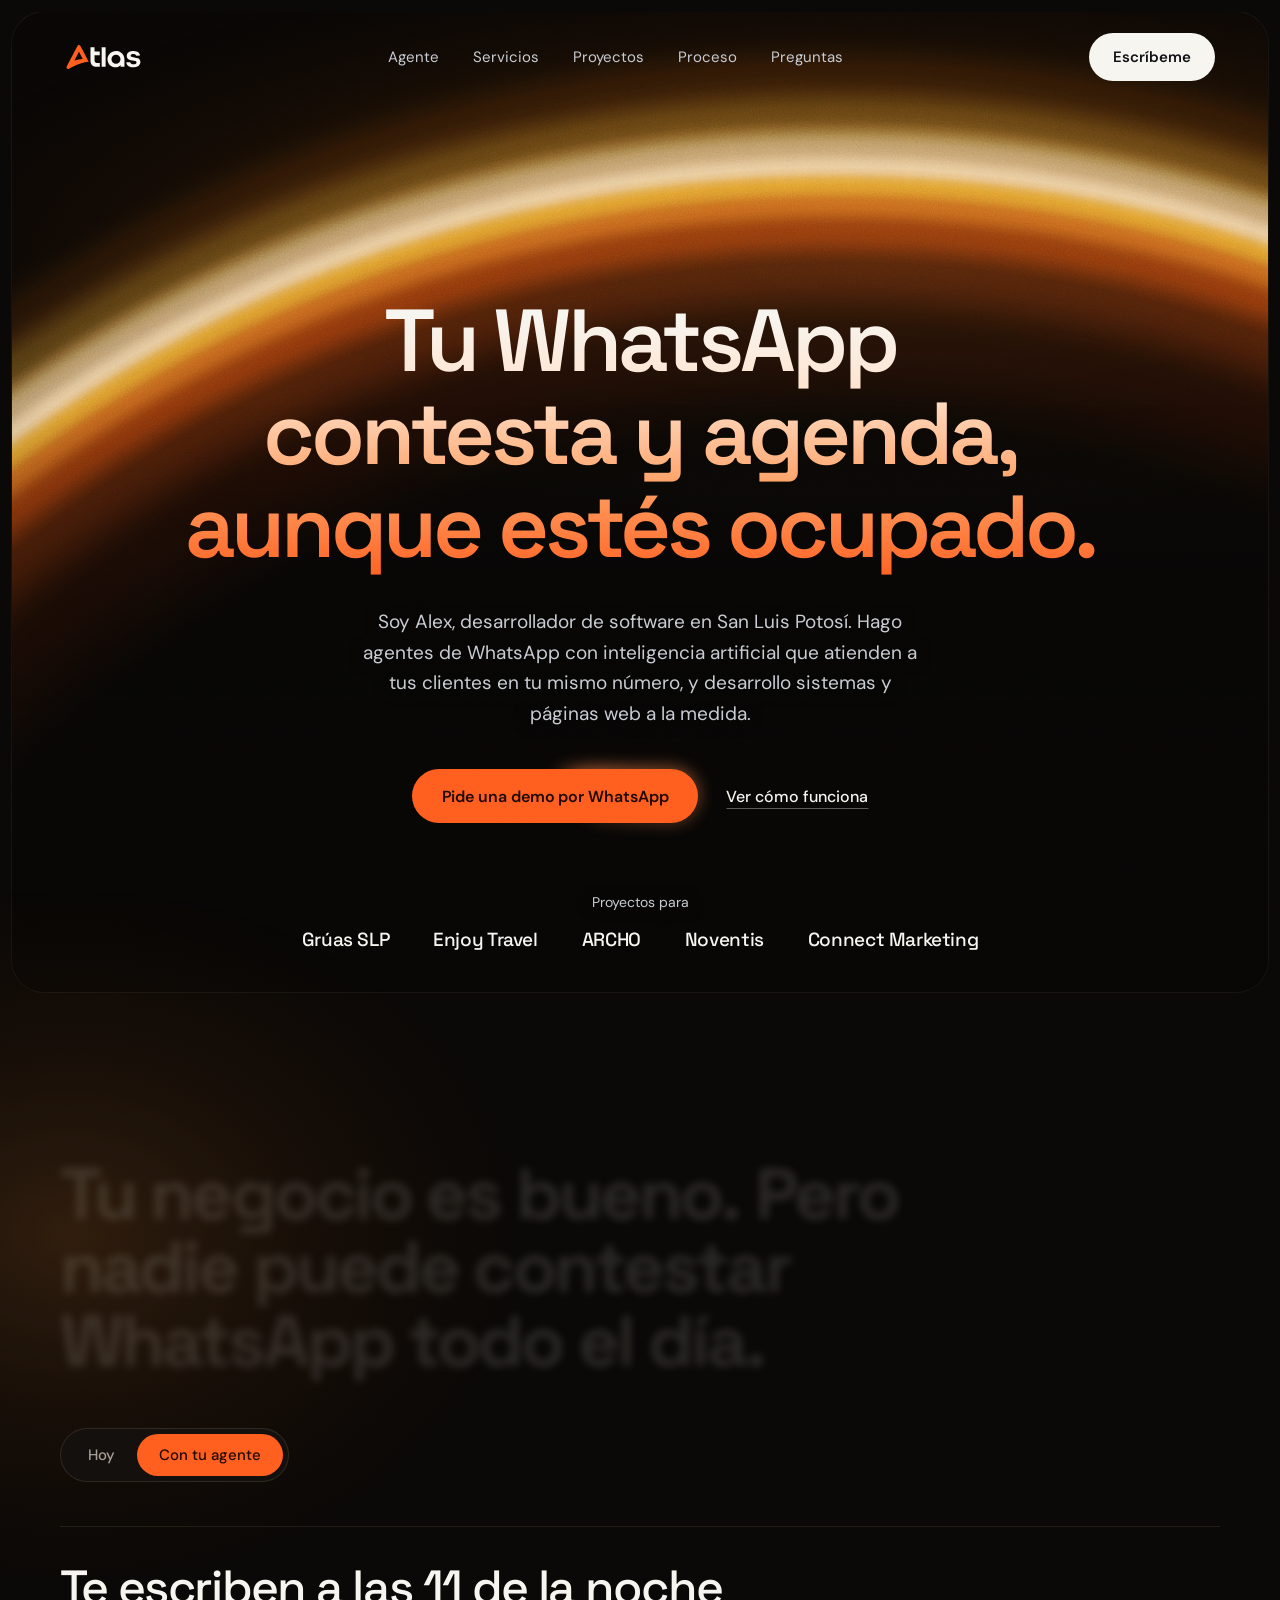
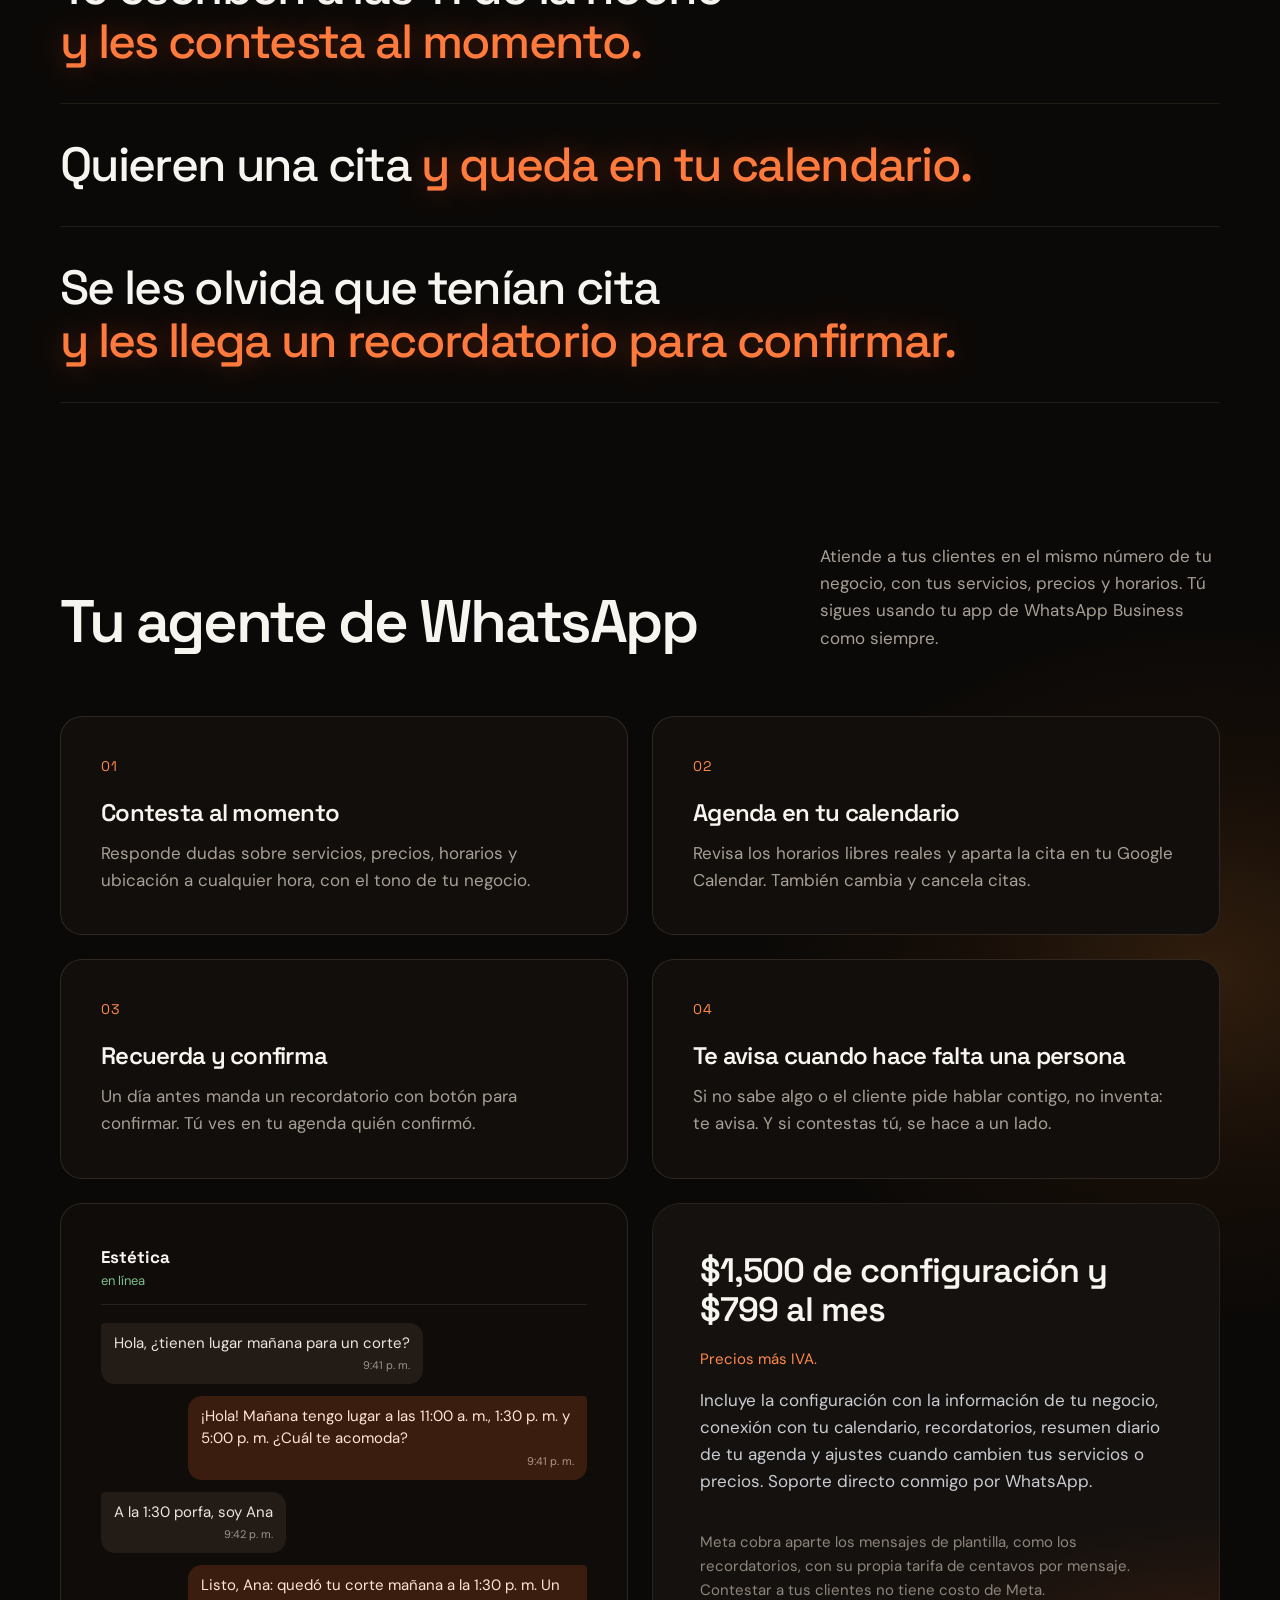
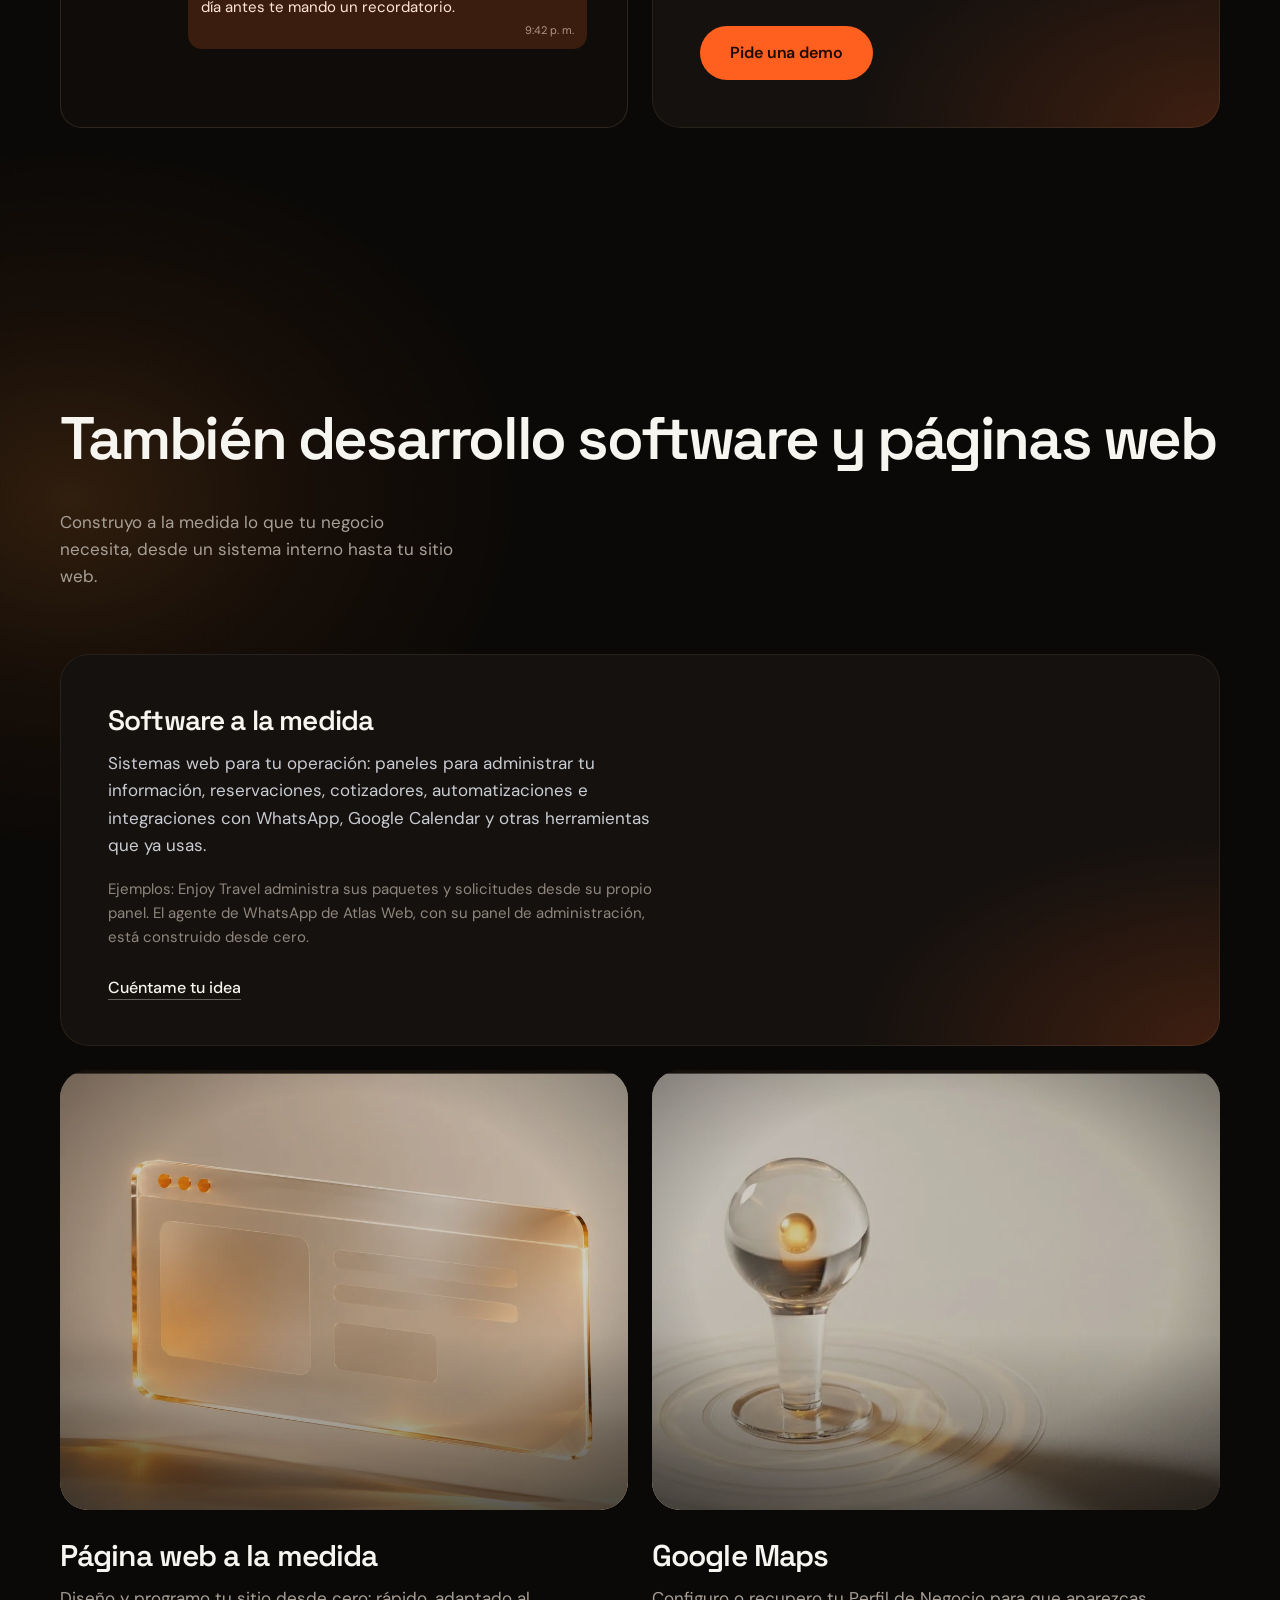
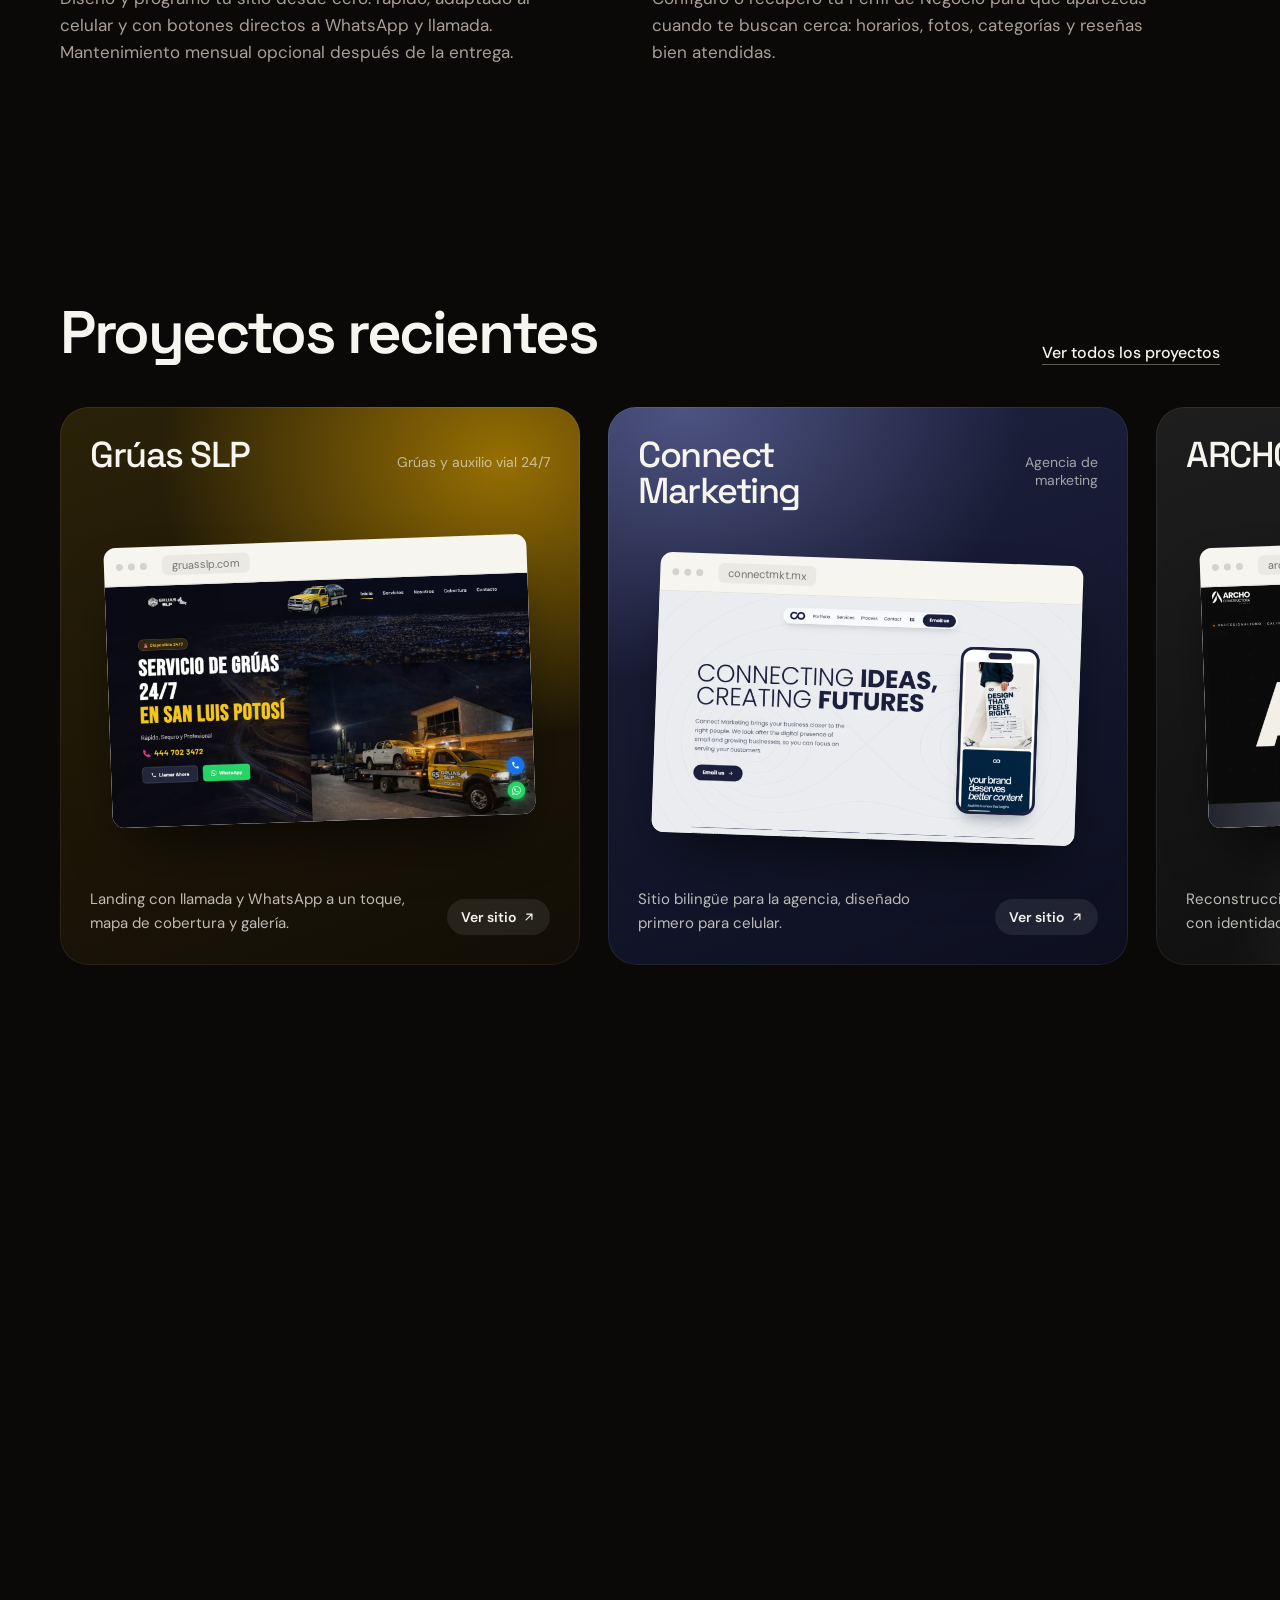
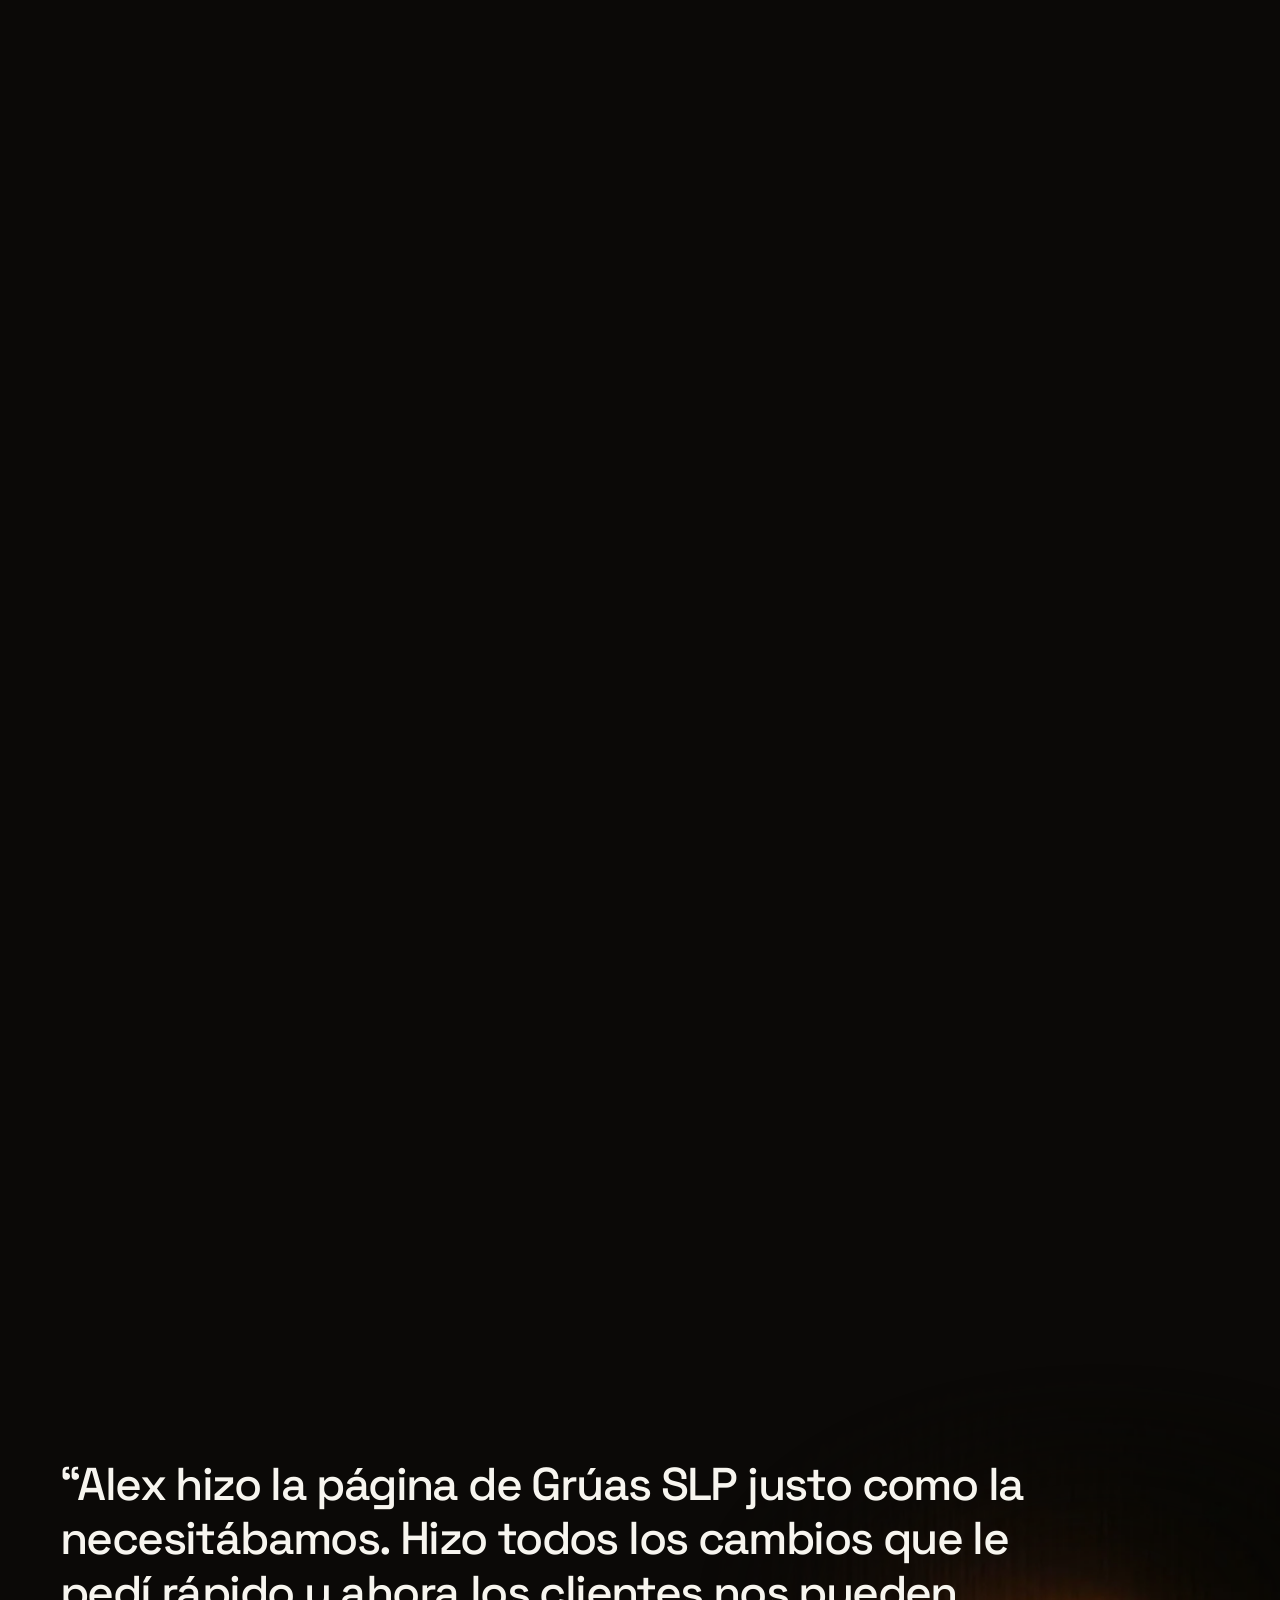
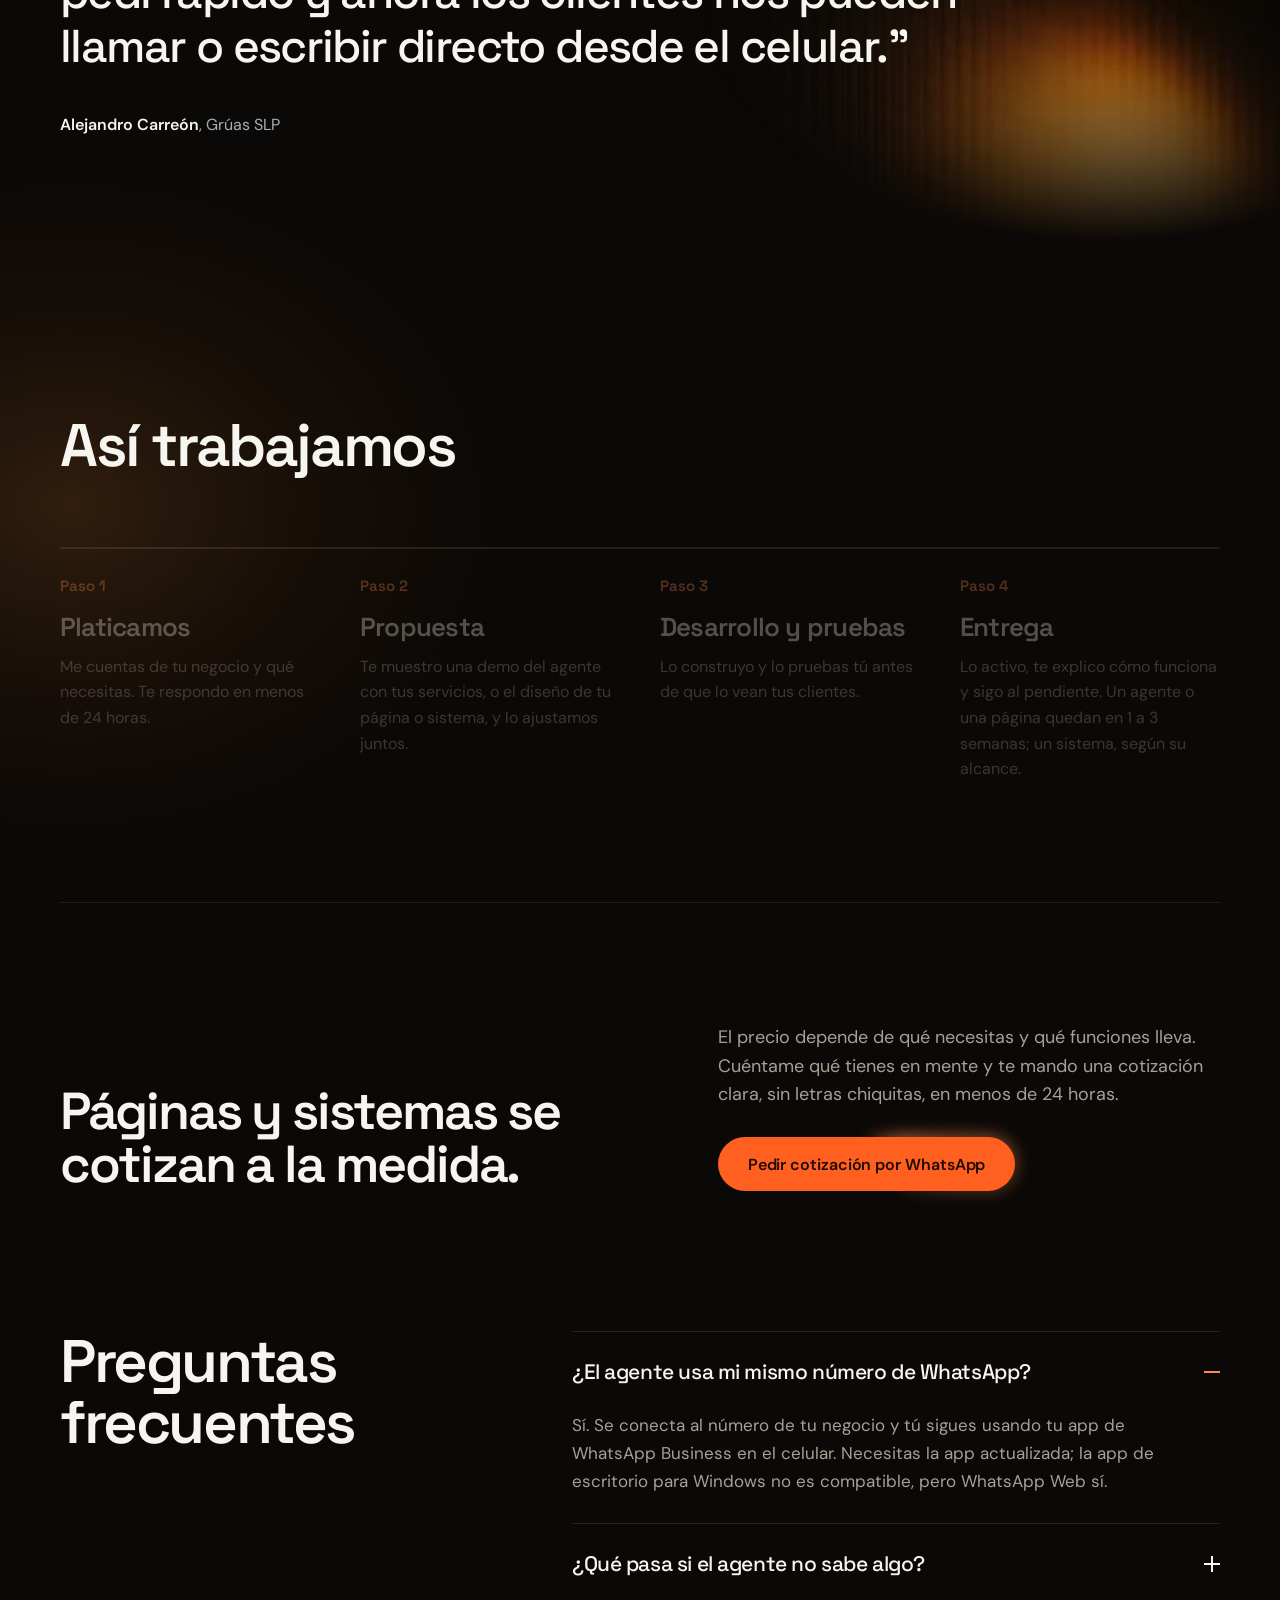
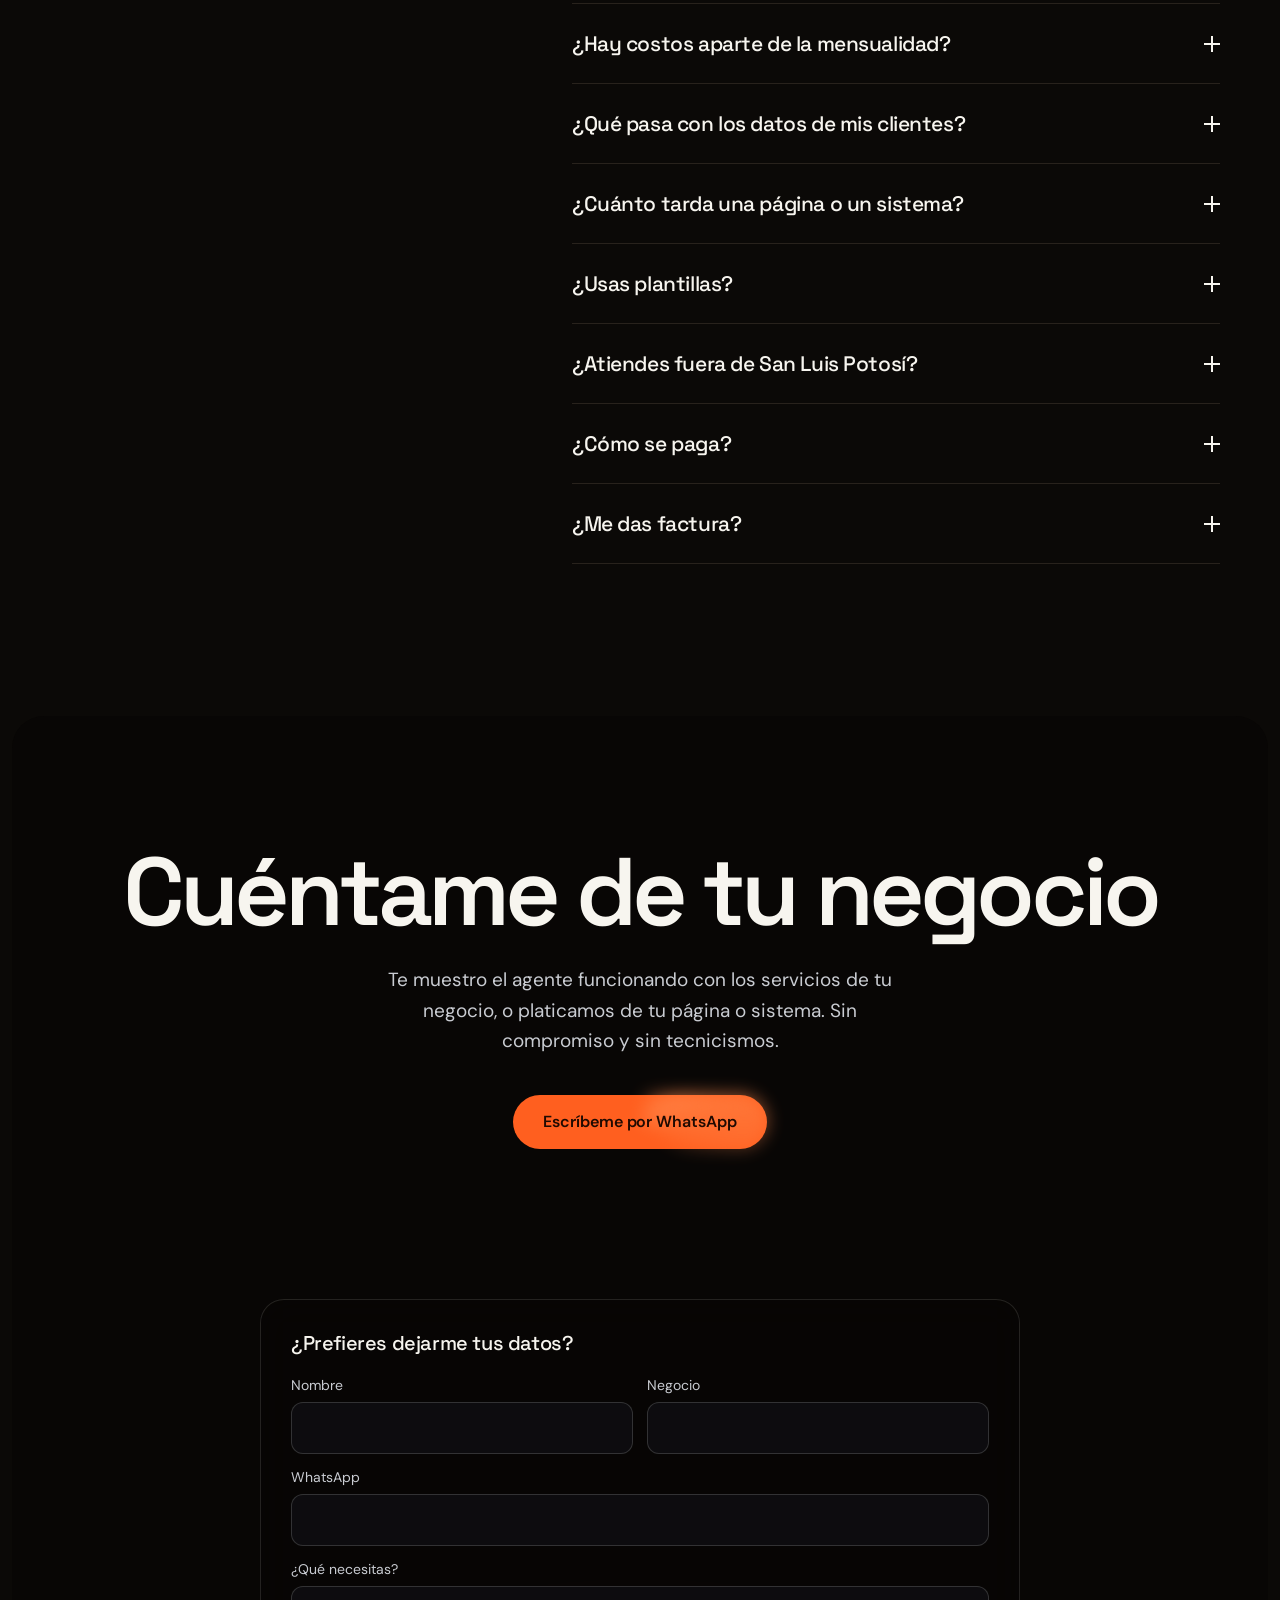
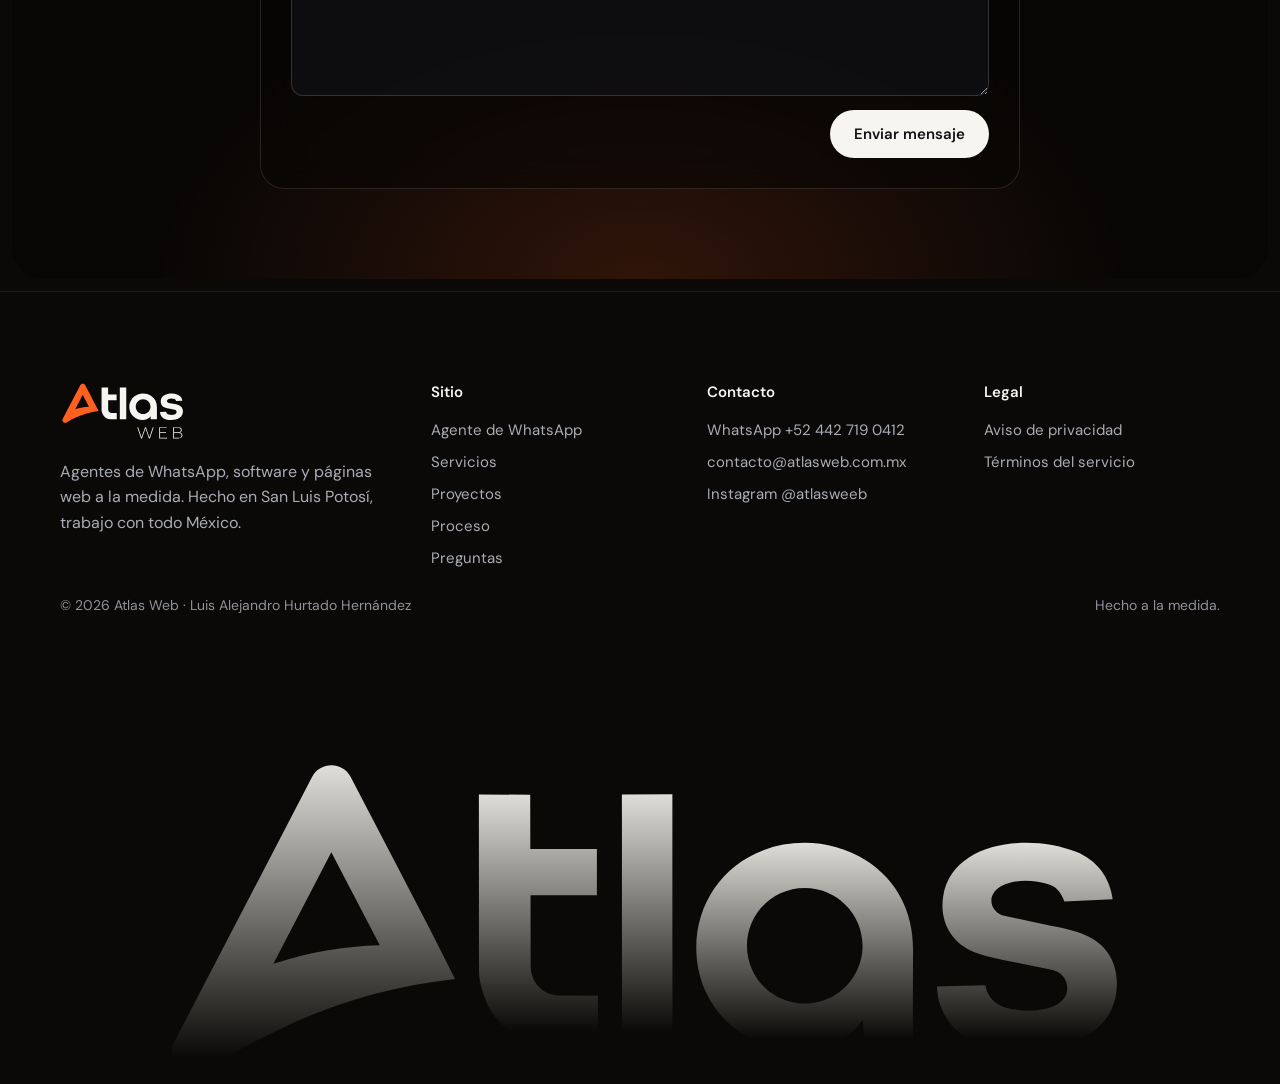
<file: index.html>
<!doctype html>
<html lang="es">
<head>
<meta charset="utf-8">
<meta name="viewport" content="width=device-width, initial-scale=1">
<title>Atlas Web | Agentes de WhatsApp con IA, software y páginas web</title>
<meta name="description" content="Agentes de WhatsApp con inteligencia artificial que contestan y agendan citas en el número de tu negocio. También desarrollo software y páginas web a la medida. San Luis Potosí y todo México.">
<meta name="theme-color" content="#0B0907">
<meta property="og:title" content="Atlas Web | Agentes de WhatsApp y software a la medida">
<meta property="og:description" content="Un agente con IA que contesta tu WhatsApp y agenda citas aunque estés ocupado. Software y páginas web a la medida.">
<meta property="og:type" content="website">
<link rel="canonical" href="https://atlasweb.com.mx/">
<meta property="og:site_name" content="Atlas Web">
<meta property="og:locale" content="es_MX">
<meta property="og:url" content="https://atlasweb.com.mx/">
<meta property="og:image" content="https://atlasweb.com.mx/og-home.jpg">
<meta property="og:image:width" content="1200">
<meta property="og:image:height" content="630">
<meta property="og:image:alt" content="Atlas Web | Agentes de WhatsApp y software a la medida">
<meta name="twitter:card" content="summary_large_image">
<meta name="twitter:title" content="Atlas Web | Agentes de WhatsApp y software a la medida">
<meta name="twitter:description" content="Un agente con IA que contesta tu WhatsApp y agenda citas aunque estés ocupado. Software y páginas web a la medida.">
<meta name="twitter:image" content="https://atlasweb.com.mx/og-home.jpg">
<link rel="icon" href="favicon.svg" type="image/svg+xml">
<link rel="icon" href="favicon-32.png" sizes="32x32" type="image/png">
<link rel="apple-touch-icon" href="apple-touch-icon.png">
<link rel="preconnect" href="https://fonts.googleapis.com">
<link rel="stylesheet" href="https://fonts.googleapis.com/css2?family=DM+Sans:opsz,wght@9..40,400;9..40,500;9..40,600&amp;family=Space+Grotesk:wght@400;500;600;700&amp;family=Instrument+Serif:ital@0;1&amp;display=swap">
<link rel="stylesheet" href="styles.css">
</head>
<body>
<div class="aw">
<header class="navbar">
<nav class="navin" aria-label="Principal">
<a class="brand" href="#inicio" aria-label="Atlas Web, inicio"><svg class="logo" viewBox="86 375 900 307" role="img" aria-label="Atlas Web"><path class="lA" d="M 197.2 570.6 L 250.7 467.7 L 295.5 553.4 C 261.9 554.4 230.5 559.6 197.2 570.6 M 320.3 497.3 L 313.6 484.5 L 268.6 398.2 C 261.1 383.7 240.4 383.7 232.9 398.2 L 106.1 641.9 C 96.6 660.1 117.1 679.1 134.5 668.4 C 154.3 656.2 174.3 644.9 195.5 634.7 C 249.2 607.7 305.7 591.1 365 584.6 L 341.3 537.7 Z M 320.3 497.3 "/><path d="M 434.8 573.4 C 434.8 588.1 446.7 599.8 460.7 599.9 L 497 600.2 L 497.1 644.3 L 448.5 644.6 C 422.3 642.4 400.5 625.8 392.1 601.1 C 389.6 593.9 387.1 585.6 387.1 577.6 L 387 414.2 L 434.4 414.5 L 434.5 464.7 L 496 464.7 L 496 507.4 L 434.7 507.4 Z M 434.8 573.4 "/><path d="M 565.7 414.1 L 565.8 644.8 L 519.2 644.8 L 519.1 414.2 Z M 565.7 414.1 "/><path d="M 741.4 554 C 741.4 524.5 717.5 500.6 688 500.6 C 658.5 500.6 634.6 524.5 634.6 554 C 634.6 583.5 658.5 607.4 688 607.4 C 717.5 607.4 741.4 583.5 741.4 554 M 742.8 644.6 L 741.7 622.3 C 728.1 641.3 708.7 648.9 686.6 650 C 633.7 652.6 590.2 613.5 587.9 560.4 C 586.1 518.2 610 480.7 649.8 465.7 C 681.1 454 716.6 457.6 744.7 475.3 C 773.6 493.6 788.1 523.7 788 557.3 L 787.8 644.3 Z M 742.8 644.6 "/><path d="M 952.3 634.7 C 925.5 652.5 880.1 654.1 849.6 644.1 C 826.2 636.5 810.9 616.8 810.1 591.7 L 854.7 590.5 C 856.6 600.4 862.8 607.3 872.2 610.7 C 895.7 617.8 931.1 613.9 930.5 592.5 C 930.3 585.3 925.1 578 916.9 576.3 L 881.9 569.2 C 869.2 566.6 856.4 564.4 844.7 559.9 C 823.1 551.4 812.4 531.4 815.8 508.6 C 823.4 458.2 893.7 449.6 938.5 467.2 C 957.4 474.6 969.7 490.4 972.4 511 L 927.8 513 C 925.2 506 921.3 500.1 914.4 497.7 C 890.8 489.7 860.4 494.7 860.4 512.8 C 860.4 518.6 865.6 524.9 872.1 526.3 L 905.5 533.4 C 919.9 536.5 934.3 538.6 947.5 544.2 C 965.2 551.9 975.4 567.1 976.2 585.9 C 977.1 605.8 969.3 623.4 952.3 634.7 "/></svg></a>
<div class="navlinks">
<a href="#agente">Agente</a>
<a href="#servicios">Servicios</a>
<a href="#proyectos">Proyectos</a>
<a href="#proceso">Proceso</a>
<a href="#preguntas">Preguntas</a>
</div>
<a class="pill pill-light navcta" href="https://wa.me/524427190412?text=Hola%20Alex%2C%20quiero%20platicar%20de%20un%20proyecto" target="_blank" rel="noopener">Escríbeme</a>
</nav>
</header>

<header class="hero hero--low" id="inicio">
<div class="sky" aria-hidden="true"><div class="haze"></div><div class="rise"><div class="rimglow"></div><div class="planet"></div><div class="planet2"></div><div class="orbit"><div class="spark"></div></div></div><div class="rise2" aria-hidden="true"><canvas class="flares"></canvas></div><svg class="grain2"><filter id="gn"><feTurbulence type="fractalNoise" baseFrequency=".72" numOctaves="3" stitchTiles="stitch"></feTurbulence><feColorMatrix values="0 0 0 0 1  0 0 0 0 1  0 0 0 0 1  0 0 0 .8 0"></feColorMatrix></filter><rect width="100%" height="100%" filter="url(#gn)"></rect></svg></div>
<div class="sky-shade" aria-hidden="true"></div>

<div class="navspace" aria-hidden="true"></div>

<div class="hero-body">
<h1 class="h1"><span class="ln"><span class="in">Tu WhatsApp</span></span><span class="ln"><span class="in">contesta y agenda,</span></span><span class="ln"><span class="in">aunque estés ocupado.</span></span></h1>
<p class="hero-sub">Soy Alex, desarrollador de software en San Luis Potosí. Hago agentes de WhatsApp con inteligencia artificial que atienden a tus clientes en tu mismo número, y desarrollo sistemas y páginas web a la medida.</p>
<div class="hero-cta">
<a class="pill pill-amber" href="https://wa.me/524427190412?text=Hola%20Alex%2C%20me%20interesa%20el%20agente%20de%20WhatsApp" target="_blank" rel="noopener">Pide una demo por WhatsApp</a>
<a class="textlink" href="#agente">Ver cómo funciona</a>
</div>
</div>

<div class="trust">
<p>Proyectos para</p>
<span>Grúas SLP</span>
<span>Enjoy Travel</span>
<span>ARCHO</span>
<span>Noventis</span>
<span>Connect Marketing</span>
</div>
</header>

<main>
<section class="light sec glow-l">
<div class="wrap">
<h2 class="h2 pb-head statement" data-sc="0.85,0.35" style="--n: 12"><span class="w" style="--i: 0">Tu</span> <span class="w" style="--i: 1">negocio</span> <span class="w" style="--i: 2">es</span> <span class="w" style="--i: 3">bueno.</span> <span class="w" style="--i: 4">Pero</span> <span class="w" style="--i: 5">nadie</span> <span class="w" style="--i: 6">puede</span> <span class="w" style="--i: 7">contestar</span> <span class="w" style="--i: 8">WhatsApp</span> <span class="w" style="--i: 9">todo</span> <span class="w" style="--i: 10">el</span> <span class="w" style="--i: 11">día.</span></h2>
<div class="flip" id="flip"><div class="flip-sw" role="group" aria-label="Comparar"><button type="button" class="sw-b is-on" data-mode="hoy" aria-pressed="true">Hoy</button><button type="button" class="sw-b" data-mode="atlas" aria-pressed="false">Con tu agente</button><span class="sw-thumb" aria-hidden="true"></span></div><div class="flines"><p class="fl"><span class="fa">Te escriben a las 11 de la noche</span> <span class="fb"><span class="f-hoy">y nadie contesta.</span><span class="f-atl">y les contesta al momento.</span></span></p><p class="fl"><span class="fa">Quieren una cita</span> <span class="fb"><span class="f-hoy">y esperan a que tengas tiempo.</span><span class="f-atl">y queda en tu calendario.</span></span></p><p class="fl"><span class="fa">Se les olvida que tenían cita</span> <span class="fb"><span class="f-hoy">y pierdes ese horario.</span><span class="f-atl">y les llega un recordatorio para confirmar.</span></span></p></div></div>
</div>
</section>

<section class="light sec glow-r" id="agente" style="padding-top: 0">
<div class="wrap">
<div class="sv-head">
<h2 class="h2">Tu agente de WhatsApp</h2>
<p class="muted">Atiende a tus clientes en el mismo número de tu negocio, con tus servicios, precios y horarios. Tú sigues usando tu app de WhatsApp Business como siempre.</p>
</div>
<div class="ag-grid">
<article class="mt ag"><span class="ag-n">01</span><div><h3>Contesta al momento</h3><p class="muted">Responde dudas sobre servicios, precios, horarios y ubicación a cualquier hora, con el tono de tu negocio.</p></div></article>
<article class="mt ag"><span class="ag-n">02</span><div><h3>Agenda en tu calendario</h3><p class="muted">Revisa los horarios libres reales y aparta la cita en tu Google Calendar. También cambia y cancela citas.</p></div></article>
<article class="mt ag"><span class="ag-n">03</span><div><h3>Recuerda y confirma</h3><p class="muted">Un día antes manda un recordatorio con botón para confirmar. Tú ves en tu agenda quién confirmó.</p></div></article>
<article class="mt ag"><span class="ag-n">04</span><div><h3>Te avisa cuando hace falta una persona</h3><p class="muted">Si no sabe algo o el cliente pide hablar contigo, no inventa: te avisa. Y si contestas tú, se hace a un lado.</p></div></article>
</div>
<div class="sv-row ag-row">
<article class="mt chatmock" aria-label="Ejemplo de conversación con el agente">
<p class="cm-head"><b>Estética</b><small>en línea</small></p>
<div class="cm-b in">Hola, ¿tienen lugar mañana para un corte?<small>9:41 p. m.</small></div>
<div class="cm-b out">¡Hola! Mañana tengo lugar a las 11:00 a. m., 1:30 p. m. y 5:00 p. m. ¿Cuál te acomoda?<small>9:41 p. m.</small></div>
<div class="cm-b in">A la 1:30 porfa, soy Ana<small>9:42 p. m.</small></div>
<div class="cm-b out">Listo, Ana: quedó tu corte mañana a la 1:30 p. m. Un día antes te mando un recordatorio.<small>9:42 p. m.</small></div>
</article>
<article class="sys price">
<h3>$1,500 de configuración y $799 al mes</h3>
<p class="pr-iva">Precios más IVA.</p>
<p>Incluye la configuración con la información de tu negocio, conexión con tu calendario, recordatorios, resumen diario de tu agenda y ajustes cuando cambien tus servicios o precios. Soporte directo conmigo por WhatsApp.</p>
<p class="ex">Meta cobra aparte los mensajes de plantilla, como los recordatorios, con su propia tarifa de centavos por mensaje. Contestar a tus clientes no tiene costo de Meta.</p>
<a class="pill pill-amber" href="https://wa.me/524427190412?text=Hola%20Alex%2C%20me%20interesa%20el%20agente%20de%20WhatsApp" target="_blank" rel="noopener">Pide una demo</a>
</article>
</div>
</div>
</section>

<section class="light sec glow-l" id="servicios">
<div class="wrap">
<div class="sv-head">
<h2 class="h2">También desarrollo software y páginas web</h2>
<p class="muted">Construyo a la medida lo que tu negocio necesita, desde un sistema interno hasta tu sitio web.</p>
</div>
<article class="sys soft">
<h3>Software a la medida</h3>
<p>Sistemas web para tu operación: paneles para administrar tu información, reservaciones, cotizadores, automatizaciones e integraciones con WhatsApp, Google Calendar y otras herramientas que ya usas.</p>
<p class="ex">Ejemplos: Enjoy Travel administra sus paquetes y solicitudes desde su propio panel. El agente de WhatsApp de Atlas Web, con su panel de administración, está construido desde cero.</p>
<a class="textlink" href="https://wa.me/524427190412?text=Hola%20Alex%2C%20quiero%20platicar%20de%20un%20proyecto" target="_blank" rel="noopener">Cuéntame tu idea</a>
</article>
<div class="sv-grid" data-sc="1.1,-0.2">
<article class="tile">
<figure style="background: #1A140F"><img src="assets/web.webp" alt="Ventana de navegador de vidrio iluminada en ámbar"><div class="notif" aria-hidden="true"><span class="wa"><svg width="18" height="18" viewBox="0 0 24 24" fill="none" stroke="currentColor" stroke-width="2" stroke-linecap="round"><path d="M21 15a2 2 0 0 1-2 2H7l-4 4V5a2 2 0 0 1 2-2h14a2 2 0 0 1 2 2z"></path></svg></span><div><b>Nuevo mensaje de WhatsApp</b><small>Hola, vi su página. ¿Me pueden cotizar?</small></div></div></figure>
<div><h3>Página web a la medida</h3><p class="muted">Diseño y programo tu sitio desde cero: rápido, adaptado al celular y con botones directos a WhatsApp y llamada. Mantenimiento mensual opcional después de la entrega.</p></div>
</article>
<article class="tile">
<figure style="background: #1A140F"><img src="assets/maps.webp" alt="Pin de ubicación de vidrio con anillos a su alrededor"><div class="place" aria-hidden="true"><b>Tu negocio</b><small><span class="stars">★★★★★</span> 4.9, 86 reseñas</small><small><span class="open">Abierto</span>, cierra a las 7 p. m.</small></div></figure>
<div><h3>Google Maps</h3><p class="muted">Configuro o recupero tu Perfil de Negocio para que aparezcas cuando te buscan cerca: horarios, fotos, categorías y reseñas bien atendidas.</p></div>
</article>
</div>
</div>
</section>

<section class="dark sec pjsec" id="proyectos" style="padding-bottom: 0">
<div class="pjpin" data-sc="0,-2"><div class="pjsticky">
<div class="wrap pj-head2"><h2 class="h2">Proyectos recientes</h2><a class="textlink" href="/proyectos">Ver todos los proyectos</a></div>
<div class="ptrack-wrap"><div class="ptrack"><a class="pcard" href="https://gruasslp.com" target="_blank" rel="noopener" style="--c1: #F5B400; --c2: #1A1405; --ink: #1A1405; background: radial-gradient(120% 90% at 85% 10%,rgba(245,180,0,.55),rgba(245,180,0,0) 55%),linear-gradient(160deg,#2A2108,#120E06)"><div class="ptop"><h3>Grúas SLP</h3><span class="pgiro">Grúas y auxilio vial 24/7</span></div><div class="pmock" aria-hidden="true"><div class="pbar"><i></i><i></i><i></i><span>gruasslp.com</span></div><img class="pshot" src="assets/p-gruas.webp" alt="Página de inicio de Grúas SLP" loading="lazy"></div><div class="pfoot"><p>Landing con llamada y WhatsApp a un toque, mapa de cobertura y galería.</p><span class="pgo">Ver sitio <svg width="14" height="14" viewBox="0 0 24 24" fill="none" stroke="currentColor" stroke-width="2" stroke-linecap="round"><path d="M7 17 17 7M8 7h9v9"></path></svg></span></div></a><a class="pcard" href="https://connectmkt.mx" target="_blank" rel="noopener" style="--c1: #C9CCE0; --c2: #1B1F3B; --ink: #1B1F3B; background: radial-gradient(120% 90% at 15% 0%,rgba(150,160,230,.40),rgba(150,160,230,0) 55%),linear-gradient(160deg,#1E2240,#0D0F1F)"><div class="ptop"><h3>Connect Marketing</h3><span class="pgiro">Agencia de marketing</span></div><div class="pmock" aria-hidden="true"><div class="pbar"><i></i><i></i><i></i><span>connectmkt.mx</span></div><img class="pshot" src="assets/p-connect.webp" alt="Página de inicio de Connect Marketing" loading="lazy"></div><div class="pfoot"><p>Sitio bilingüe para la agencia, diseñado primero para celular.</p><span class="pgo">Ver sitio <svg width="14" height="14" viewBox="0 0 24 24" fill="none" stroke="currentColor" stroke-width="2" stroke-linecap="round"><path d="M7 17 17 7M8 7h9v9"></path></svg></span></div></a><a class="pcard" href="https://www.archo.com.mx/" target="_blank" rel="noopener" style="--c1: #E9E6E0; --c2: #151515; --ink: #151515; background: radial-gradient(120% 90% at 80% 100%,rgba(233,230,224,.22),rgba(233,230,224,0) 55%),linear-gradient(160deg,#1E1E1E,#0D0D0D)"><div class="ptop"><h3>ARCHO</h3><span class="pgiro">Constructora y arquitectura</span></div><div class="pmock" aria-hidden="true"><div class="pbar"><i></i><i></i><i></i><span>archo.com.mx</span></div><img class="pshot" src="assets/p-archo.webp" alt="Página de inicio de ARCHO" loading="lazy"></div><div class="pfoot"><p>Reconstrucción completa del sitio, de cero, con identidad sobria.</p><span class="pgo">Ver sitio <svg width="14" height="14" viewBox="0 0 24 24" fill="none" stroke="currentColor" stroke-width="2" stroke-linecap="round"><path d="M7 17 17 7M8 7h9v9"></path></svg></span></div></a><a class="pcard" href="https://www.noventis.com.mx/" target="_blank" rel="noopener" style="--c1: #7EA78B; --c2: #07253E; --ink: #07253E; background: radial-gradient(120% 90% at 20% 100%,rgba(126,167,139,.45),rgba(126,167,139,0) 55%),linear-gradient(160deg,#0B2E46,#051826)"><div class="ptop"><h3>Noventis</h3><span class="pgiro">Servicios financieros</span></div><div class="pmock" aria-hidden="true"><div class="pbar"><i></i><i></i><i></i><span>noventis.com.mx</span></div><img class="pshot" src="assets/p-noventis.webp" alt="Página de inicio de Noventis" loading="lazy"></div><div class="pfoot"><p>Doble flujo de contacto: agenda de citas y formulario para quien prefiere escribir.</p><span class="pgo">Ver sitio <svg width="14" height="14" viewBox="0 0 24 24" fill="none" stroke="currentColor" stroke-width="2" stroke-linecap="round"><path d="M7 17 17 7M8 7h9v9"></path></svg></span></div></a></div></div>
<div class="wrap"><div class="pprog" aria-hidden="true"><i></i></div></div>
</div></div>
<div class="qwrap"><img class="qbg" src="assets/glowcorner.webp" alt="">
<div class="wrap quote">
<figure style="margin: 0">
<blockquote class="qt" style="margin: 0">“Alex hizo la página de Grúas SLP justo como la necesitábamos. Hizo todos los cambios que le pedí rápido y ahora los clientes nos pueden llamar o escribir directo desde el celular.”</blockquote>
<figcaption class="who"><b>Alejandro Carreón</b>, Grúas SLP</figcaption>
</figure>
</div>
</div>
</section>

<section class="light sec glow-l" id="proceso">
<div class="wrap">
<h2 class="h2">Así trabajamos</h2>
<div class="proc" data-sc="0.85,0.3"><div class="proc-rail" aria-hidden="true"><i></i></div>
<ol class="steps" style="list-style: none; padding: 0; margin-bottom: 0">
<li class="step" style="--i: 0"><span class="n">Paso 1</span><h3>Platicamos</h3><p class="muted">Me cuentas de tu negocio y qué necesitas. Te respondo en menos de 24 horas.</p></li>
<li class="step" style="--i: 1"><span class="n">Paso 2</span><h3>Propuesta</h3><p class="muted">Te muestro una demo del agente con tus servicios, o el diseño de tu página o sistema, y lo ajustamos juntos.</p></li>
<li class="step" style="--i: 2"><span class="n">Paso 3</span><h3>Desarrollo y pruebas</h3><p class="muted">Lo construyo y lo pruebas tú antes de que lo vean tus clientes.</p></li>
<li class="step" style="--i: 3"><span class="n">Paso 4</span><h3>Entrega</h3><p class="muted">Lo activo, te explico cómo funciona y sigo al pendiente. Un agente o una página quedan en 1 a 3 semanas; un sistema, según su alcance.</p></li>
</ol>
</div>

<div class="inv">
<h2 class="h2" style="font-size: 52px">Páginas y sistemas se cotizan a la medida.</h2>
<div>
<p class="muted">El precio depende de qué necesitas y qué funciones lleva. Cuéntame qué tienes en mente y te mando una cotización clara, sin letras chiquitas, en menos de 24 horas.</p>
<a class="pill pill-amber" href="https://wa.me/524427190412?text=Hola%20Alex%2C%20quiero%20platicar%20de%20un%20proyecto" target="_blank" rel="noopener">Pedir cotización por WhatsApp</a>
</div>
</div>
</div>
</section>

<section class="light sec" id="preguntas" style="padding-top: 0">
<div class="wrap faqgrid">
<h2 class="h2">Preguntas frecuentes</h2>
<div class="faq">

<div class="fq op">
<button class="fqb" type="button" aria-controls="fqa-0" aria-expanded="true">¿El agente usa mi mismo número de WhatsApp?<span class="pm" aria-hidden="true"></span></button>
<p class="fqa" id="fqa-0">Sí. Se conecta al número de tu negocio y tú sigues usando tu app de WhatsApp Business en el celular. Necesitas la app actualizada; la app de escritorio para Windows no es compatible, pero WhatsApp Web sí.</p>
</div>

<div class="fq">
<button class="fqb" type="button" aria-controls="fqa-1" aria-expanded="false">¿Qué pasa si el agente no sabe algo?<span class="pm" aria-hidden="true"></span></button>
<p class="fqa" id="fqa-1" hidden>No inventa. Te avisa para que contestes tú, y cuando respondes desde tu app, el agente se hace a un lado con ese cliente por un rato.</p>
</div>

<div class="fq">
<button class="fqb" type="button" aria-controls="fqa-2" aria-expanded="false">¿Hay costos aparte de la mensualidad?<span class="pm" aria-hidden="true"></span></button>
<p class="fqa" id="fqa-2" hidden>Solo los de Meta por mensajes de plantilla, como los recordatorios: centavos por mensaje, según la tarifa de Meta. Contestar a tus clientes no tiene costo de Meta.</p>
</div>

<div class="fq">
<button class="fqb" type="button" aria-controls="fqa-3" aria-expanded="false">¿Qué pasa con los datos de mis clientes?<span class="pm" aria-hidden="true"></span></button>
<p class="fqa" id="fqa-3" hidden>Se usan solo para atenderlos y los mensajes se borran a los 90 días. No se venden ni se usan para publicidad. Los detalles están en el <a href="/privacidad">aviso de privacidad</a>.</p>
</div>

<div class="fq">
<button class="fqb" type="button" aria-controls="fqa-4" aria-expanded="false">¿Cuánto tarda una página o un sistema?<span class="pm" aria-hidden="true"></span></button>
<p class="fqa" id="fqa-4" hidden>Una landing sencilla, alrededor de una semana. Un sitio de varias secciones, de 2 a 3 semanas. Un sistema depende de lo que necesites y te doy fechas en la cotización.</p>
</div>

<div class="fq">
<button class="fqb" type="button" aria-controls="fqa-5" aria-expanded="false">¿Usas plantillas?<span class="pm" aria-hidden="true"></span></button>
<p class="fqa" id="fqa-5" hidden>No. Diseño y programo cada proyecto desde cero para tu negocio.</p>
</div>

<div class="fq">
<button class="fqb" type="button" aria-controls="fqa-6" aria-expanded="false">¿Atiendes fuera de San Luis Potosí?<span class="pm" aria-hidden="true"></span></button>
<p class="fqa" id="fqa-6" hidden>Sí, trabajo con negocios de todo México por WhatsApp y videollamada.</p>
</div>

<div class="fq">
<button class="fqb" type="button" aria-controls="fqa-7" aria-expanded="false">¿Cómo se paga?<span class="pm" aria-hidden="true"></span></button>
<p class="fqa" id="fqa-7" hidden>El agente: el pago de configuración al empezar y la mensualidad por adelantado. Páginas y sistemas: 50% de anticipo y 50% al entregar.</p>
</div>

<div class="fq">
<button class="fqb" type="button" aria-controls="fqa-8" aria-expanded="false">¿Me das factura?<span class="pm" aria-hidden="true"></span></button>
<p class="fqa" id="fqa-8" hidden>Sí, emito factura.</p>
</div>

</div>
</div>
</section>

<section class="cta" id="contacto" data-sc="0.9,0.05">
<div class="cta-floor" aria-hidden="true"></div>
<div class="chat-sky" aria-hidden="true"><div class="msg z1" style="--x: 3%; --y: 9%; --d: 0s"><span>Hola, ¿tienen lugar mañana?</span><small>10:24</small></div><div class="msg z2" style="--x: 70%; --y: 3%; --d: 1.6s"><span>¿Tienen servicio hoy?</span><small>10:31</small></div><div class="msg z1 out" style="--x: 73%; --y: 12%; --d: 3.1s"><span>¡Claro! ¿En qué zona estás?</span><small>10:32</small></div><div class="msg z2" style="--x: 5%; --y: 40%; --d: 4.4s"><span>¿Hacen envíos a Monterrey?</span><small>11:05</small></div><div class="msg z3" style="--x: 24%; --y: 1%; --d: 5.8s"><span>Quiero agendar una cita</span><small>11:40</small></div><div class="msg z3" style="--x: 80%; --y: 44%; --d: 7.0s"><span>¿Cuál es su horario?</span><small>12:02</small></div><div class="msg z3" style="--x: 4%; --y: 62%; --d: 2.3s"><span>Me lo recomendaron</span><small>12:15</small></div><div class="msg z2" style="--x: 77%; --y: 60%; --d: 6.2s"><span>¿Me mandan precios?</span><small>12:48</small></div></div>
<div class="cta-in">
<h2>Cuéntame de tu negocio</h2>
<p class="sub">Te muestro el agente funcionando con los servicios de tu negocio, o platicamos de tu página o sistema. Sin compromiso y sin tecnicismos.</p>
<div class="signal"><a class="pill pill-amber" href="https://wa.me/524427190412?text=Hola%20Alex%2C%20quiero%20platicar%20de%20un%20proyecto" target="_blank" rel="noopener">Escríbeme por WhatsApp</a></div>

<form class="form" id="contact-form">

<p class="sent" hidden>Listo, te escribo en menos de 24 horas.</p>

<div class="fields" style="display: contents">
<p class="lead">¿Prefieres dejarme tus datos?</p>
<div class="fld"><label for="f-nombre">Nombre</label><input id="f-nombre" name="nombre" type="text" autocomplete="name"></div>
<div class="fld"><label for="f-negocio">Negocio</label><input id="f-negocio" name="negocio" type="text"></div>
<div class="fld full"><label for="f-tel">WhatsApp</label><input id="f-tel" name="whatsapp" type="tel" autocomplete="tel"></div>
<div class="fld full"><label for="f-msg">¿Qué necesitas?</label><textarea id="f-msg" name="mensaje"></textarea></div>
<div class="full" style="display: flex; justify-content: flex-end"><button class="pill pill-light" type="submit">Enviar mensaje</button></div>
</div>
</form>
</div>
</section>
</main>

<footer class="ft">
<div class="wrap">
<div class="ftg">
<div><a class="brand full" href="#inicio" aria-label="Atlas Web, inicio"><svg class="logo" viewBox="86 375 900 420" role="img" aria-label="Atlas Web"><path class="lA" d="M 197.2 570.6 L 250.7 467.7 L 295.5 553.4 C 261.9 554.4 230.5 559.6 197.2 570.6 M 320.3 497.3 L 313.6 484.5 L 268.6 398.2 C 261.1 383.7 240.4 383.7 232.9 398.2 L 106.1 641.9 C 96.6 660.1 117.1 679.1 134.5 668.4 C 154.3 656.2 174.3 644.9 195.5 634.7 C 249.2 607.7 305.7 591.1 365 584.6 L 341.3 537.7 Z M 320.3 497.3 "/><path d="M 434.8 573.4 C 434.8 588.1 446.7 599.8 460.7 599.9 L 497 600.2 L 497.1 644.3 L 448.5 644.6 C 422.3 642.4 400.5 625.8 392.1 601.1 C 389.6 593.9 387.1 585.6 387.1 577.6 L 387 414.2 L 434.4 414.5 L 434.5 464.7 L 496 464.7 L 496 507.4 L 434.7 507.4 Z M 434.8 573.4 "/><path d="M 565.7 414.1 L 565.8 644.8 L 519.2 644.8 L 519.1 414.2 Z M 565.7 414.1 "/><path d="M 741.4 554 C 741.4 524.5 717.5 500.6 688 500.6 C 658.5 500.6 634.6 524.5 634.6 554 C 634.6 583.5 658.5 607.4 688 607.4 C 717.5 607.4 741.4 583.5 741.4 554 M 742.8 644.6 L 741.7 622.3 C 728.1 641.3 708.7 648.9 686.6 650 C 633.7 652.6 590.2 613.5 587.9 560.4 C 586.1 518.2 610 480.7 649.8 465.7 C 681.1 454 716.6 457.6 744.7 475.3 C 773.6 493.6 788.1 523.7 788 557.3 L 787.8 644.3 Z M 742.8 644.6 "/><path d="M 952.3 634.7 C 925.5 652.5 880.1 654.1 849.6 644.1 C 826.2 636.5 810.9 616.8 810.1 591.7 L 854.7 590.5 C 856.6 600.4 862.8 607.3 872.2 610.7 C 895.7 617.8 931.1 613.9 930.5 592.5 C 930.3 585.3 925.1 578 916.9 576.3 L 881.9 569.2 C 869.2 566.6 856.4 564.4 844.7 559.9 C 823.1 551.4 812.4 531.4 815.8 508.6 C 823.4 458.2 893.7 449.6 938.5 467.2 C 957.4 474.6 969.7 490.4 972.4 511 L 927.8 513 C 925.2 506 921.3 500.1 914.4 497.7 C 890.8 489.7 860.4 494.7 860.4 512.8 C 860.4 518.6 865.6 524.9 872.1 526.3 L 905.5 533.4 C 919.9 536.5 934.3 538.6 947.5 544.2 C 965.2 551.9 975.4 567.1 976.2 585.9 C 977.1 605.8 969.3 623.4 952.3 634.7 "/><path d="M 673.3 783.3 L 645.6 701.8 L 651.9 701.8 L 678.2 779.7 L 675.1 779.7 L 702.2 701.8 L 707.9 701.8 L 734.8 779.7 L 731.8 779.7 L 758.4 701.8 L 764.2 701.8 L 736.6 783.3 L 730.3 783.3 L 704.2 707.9 L 705.7 707.9 L 679.6 783.3 Z M 673.3 783.3 "/><path d="M 809.8 739.3 L 854 739.3 L 854 744.5 L 809.8 744.5 Z M 804.6 783.3 L 804.6 701.8 L 859.1 701.8 L 859.1 707.1 L 810.5 707.1 L 810.5 777.9 L 860.9 777.9 L 860.9 783.3 Z M 804.6 783.3 "/><path d="M 911.8 778.2 L 942.2 778.2 C 950 778.2 956 776.8 960.1 774.2 C 964.2 771.5 966.3 767.2 966.3 761.3 C 966.3 755.5 964.2 751.2 960.1 748.5 C 956 745.8 950 744.5 942.2 744.5 L 911.1 744.5 L 911.1 739.4 L 939.6 739.4 C 946.7 739.4 952.2 738 956.1 735.3 C 959.9 732.6 961.9 728.5 961.9 723.1 C 961.9 717.7 959.9 713.7 956.1 711 C 952.2 708.2 946.7 706.9 939.6 706.9 L 911.8 706.9 Z M 905.8 783.3 L 905.8 701.8 L 939.9 701.8 C 948.6 701.8 955.5 703.5 960.5 707.1 C 965.4 710.7 967.9 715.8 967.9 722.6 C 967.9 727 966.9 730.8 964.8 733.8 C 962.7 736.8 959.8 739.1 956.1 740.6 C 952.4 742.1 948.3 742.9 943.7 742.9 L 945.8 740.5 C 951.4 740.5 956.2 741.4 960.1 743 C 964.1 744.6 967.1 747 969.2 750.1 C 971.2 753.2 972.2 757.1 972.2 761.7 C 972.2 768.6 969.8 773.9 964.8 777.6 C 959.8 781.4 952.3 783.3 942.2 783.3 Z M 905.8 783.3 "/></svg></a><p>Agentes de WhatsApp, software y páginas web a la medida. Hecho en San Luis Potosí, trabajo con todo México.</p></div>
<div class="ftc"><h4>Sitio</h4><a href="#agente">Agente de WhatsApp</a><a href="#servicios">Servicios</a><a href="#proyectos">Proyectos</a><a href="#proceso">Proceso</a><a href="#preguntas">Preguntas</a></div>
<div class="ftc"><h4>Contacto</h4><a href="https://wa.me/524427190412?text=Hola%20Alex%2C%20quiero%20platicar%20de%20un%20proyecto" target="_blank" rel="noopener">WhatsApp +52 442 719 0412</a><a href="mailto:contacto@atlasweb.com.mx">contacto@atlasweb.com.mx</a><a href="https://instagram.com/atlasweeb" target="_blank" rel="noopener">Instagram @atlasweeb</a></div>
<div class="ftc"><h4>Legal</h4><a href="/privacidad">Aviso de privacidad</a><a href="/terminos">Términos del servicio</a></div>
</div>
<div class="copy"><span>© 2026 Atlas Web · Luis Alejandro Hurtado Hernández</span><span>Hecho a la medida.</span></div>
<div class="mark" aria-hidden="true"><svg viewBox="86 375 900 307"><defs><linearGradient id="mkg" x1="0" y1="0" x2="0" y2="1"><stop offset="0" stop-color="#F7F5EF" stop-opacity=".9"/><stop offset=".95" stop-color="#F7F5EF" stop-opacity="0"/></linearGradient></defs><g fill="url(#mkg)"><path d="M 197.2 570.6 L 250.7 467.7 L 295.5 553.4 C 261.9 554.4 230.5 559.6 197.2 570.6 M 320.3 497.3 L 313.6 484.5 L 268.6 398.2 C 261.1 383.7 240.4 383.7 232.9 398.2 L 106.1 641.9 C 96.6 660.1 117.1 679.1 134.5 668.4 C 154.3 656.2 174.3 644.9 195.5 634.7 C 249.2 607.7 305.7 591.1 365 584.6 L 341.3 537.7 Z M 320.3 497.3 "/><path d="M 434.8 573.4 C 434.8 588.1 446.7 599.8 460.7 599.9 L 497 600.2 L 497.1 644.3 L 448.5 644.6 C 422.3 642.4 400.5 625.8 392.1 601.1 C 389.6 593.9 387.1 585.6 387.1 577.6 L 387 414.2 L 434.4 414.5 L 434.5 464.7 L 496 464.7 L 496 507.4 L 434.7 507.4 Z M 434.8 573.4 "/><path d="M 565.7 414.1 L 565.8 644.8 L 519.2 644.8 L 519.1 414.2 Z M 565.7 414.1 "/><path d="M 741.4 554 C 741.4 524.5 717.5 500.6 688 500.6 C 658.5 500.6 634.6 524.5 634.6 554 C 634.6 583.5 658.5 607.4 688 607.4 C 717.5 607.4 741.4 583.5 741.4 554 M 742.8 644.6 L 741.7 622.3 C 728.1 641.3 708.7 648.9 686.6 650 C 633.7 652.6 590.2 613.5 587.9 560.4 C 586.1 518.2 610 480.7 649.8 465.7 C 681.1 454 716.6 457.6 744.7 475.3 C 773.6 493.6 788.1 523.7 788 557.3 L 787.8 644.3 Z M 742.8 644.6 "/><path d="M 952.3 634.7 C 925.5 652.5 880.1 654.1 849.6 644.1 C 826.2 636.5 810.9 616.8 810.1 591.7 L 854.7 590.5 C 856.6 600.4 862.8 607.3 872.2 610.7 C 895.7 617.8 931.1 613.9 930.5 592.5 C 930.3 585.3 925.1 578 916.9 576.3 L 881.9 569.2 C 869.2 566.6 856.4 564.4 844.7 559.9 C 823.1 551.4 812.4 531.4 815.8 508.6 C 823.4 458.2 893.7 449.6 938.5 467.2 C 957.4 474.6 969.7 490.4 972.4 511 L 927.8 513 C 925.2 506 921.3 500.1 914.4 497.7 C 890.8 489.7 860.4 494.7 860.4 512.8 C 860.4 518.6 865.6 524.9 872.1 526.3 L 905.5 533.4 C 919.9 536.5 934.3 538.6 947.5 544.2 C 965.2 551.9 975.4 567.1 976.2 585.9 C 977.1 605.8 969.3 623.4 952.3 634.7 "/></g></svg></div>
</div>
</footer>

</div>
<script src="main.js" defer></script>
</body>
</html>
</file>
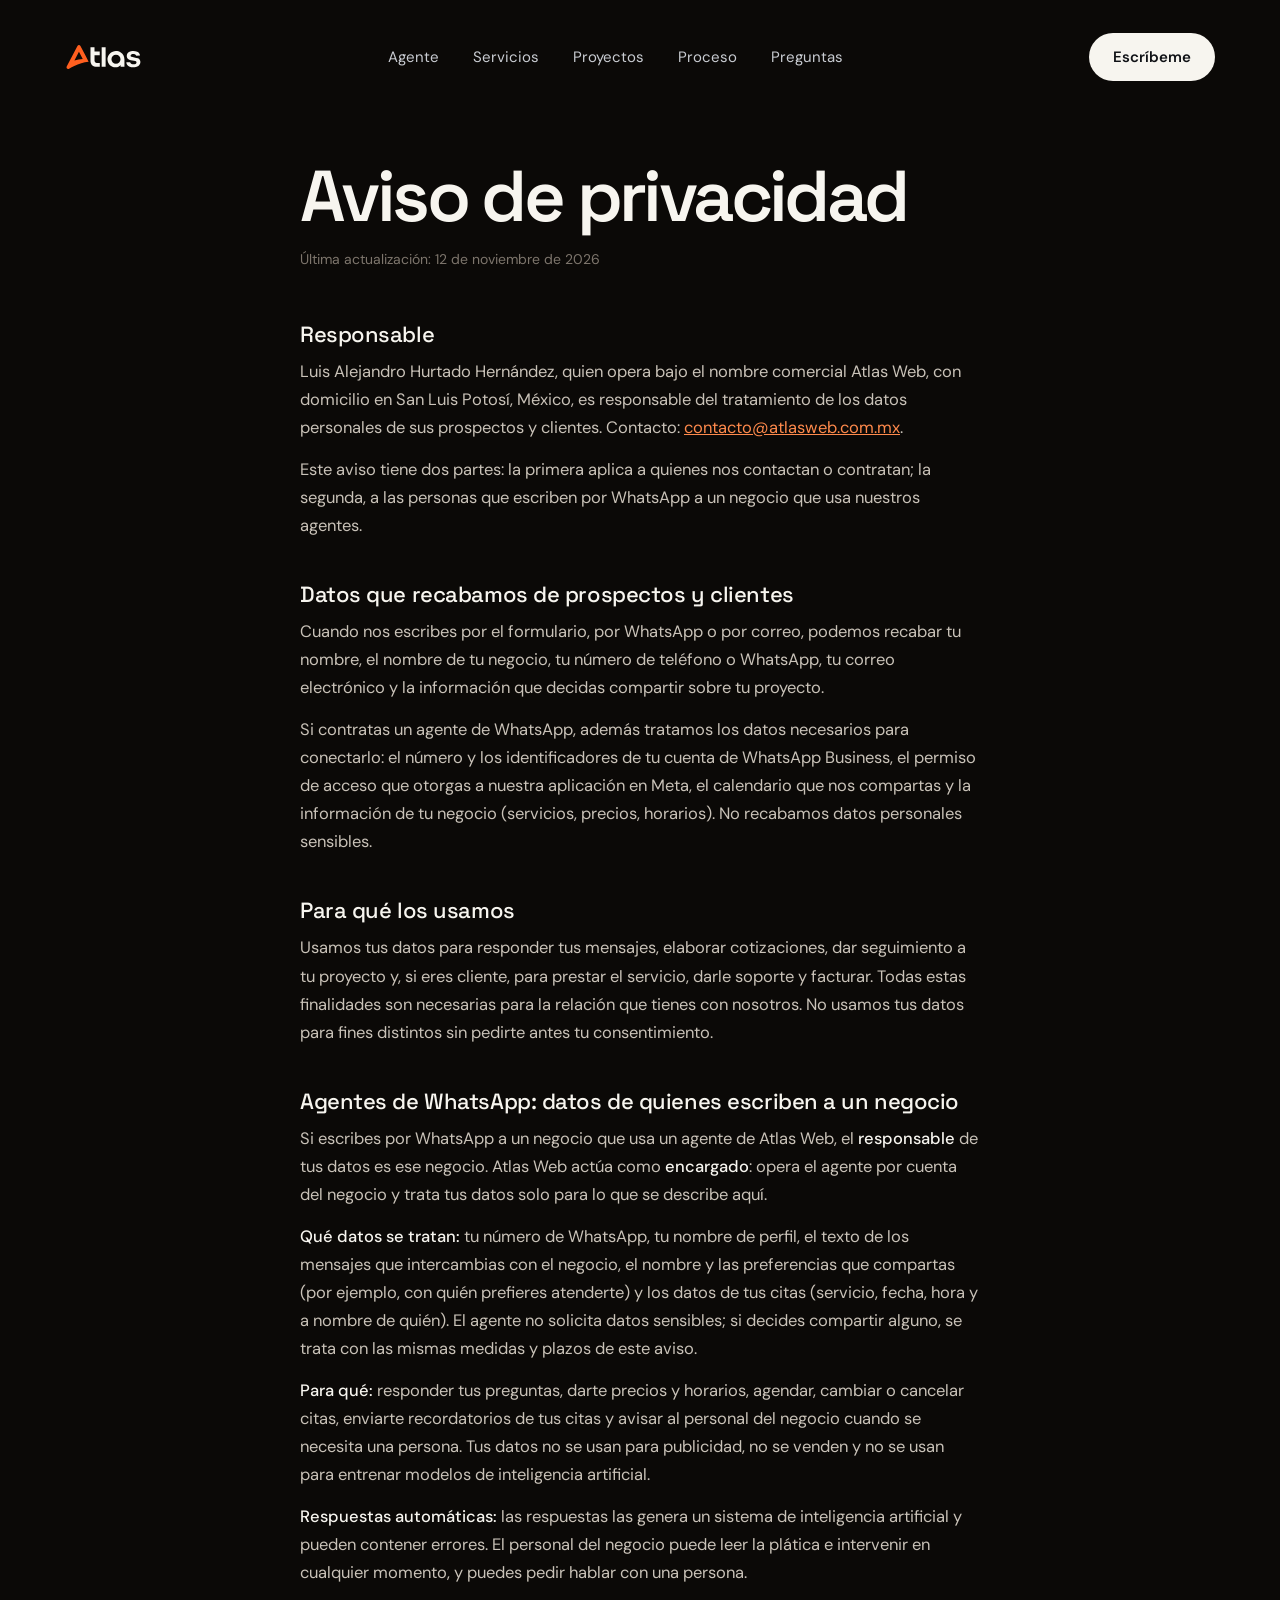
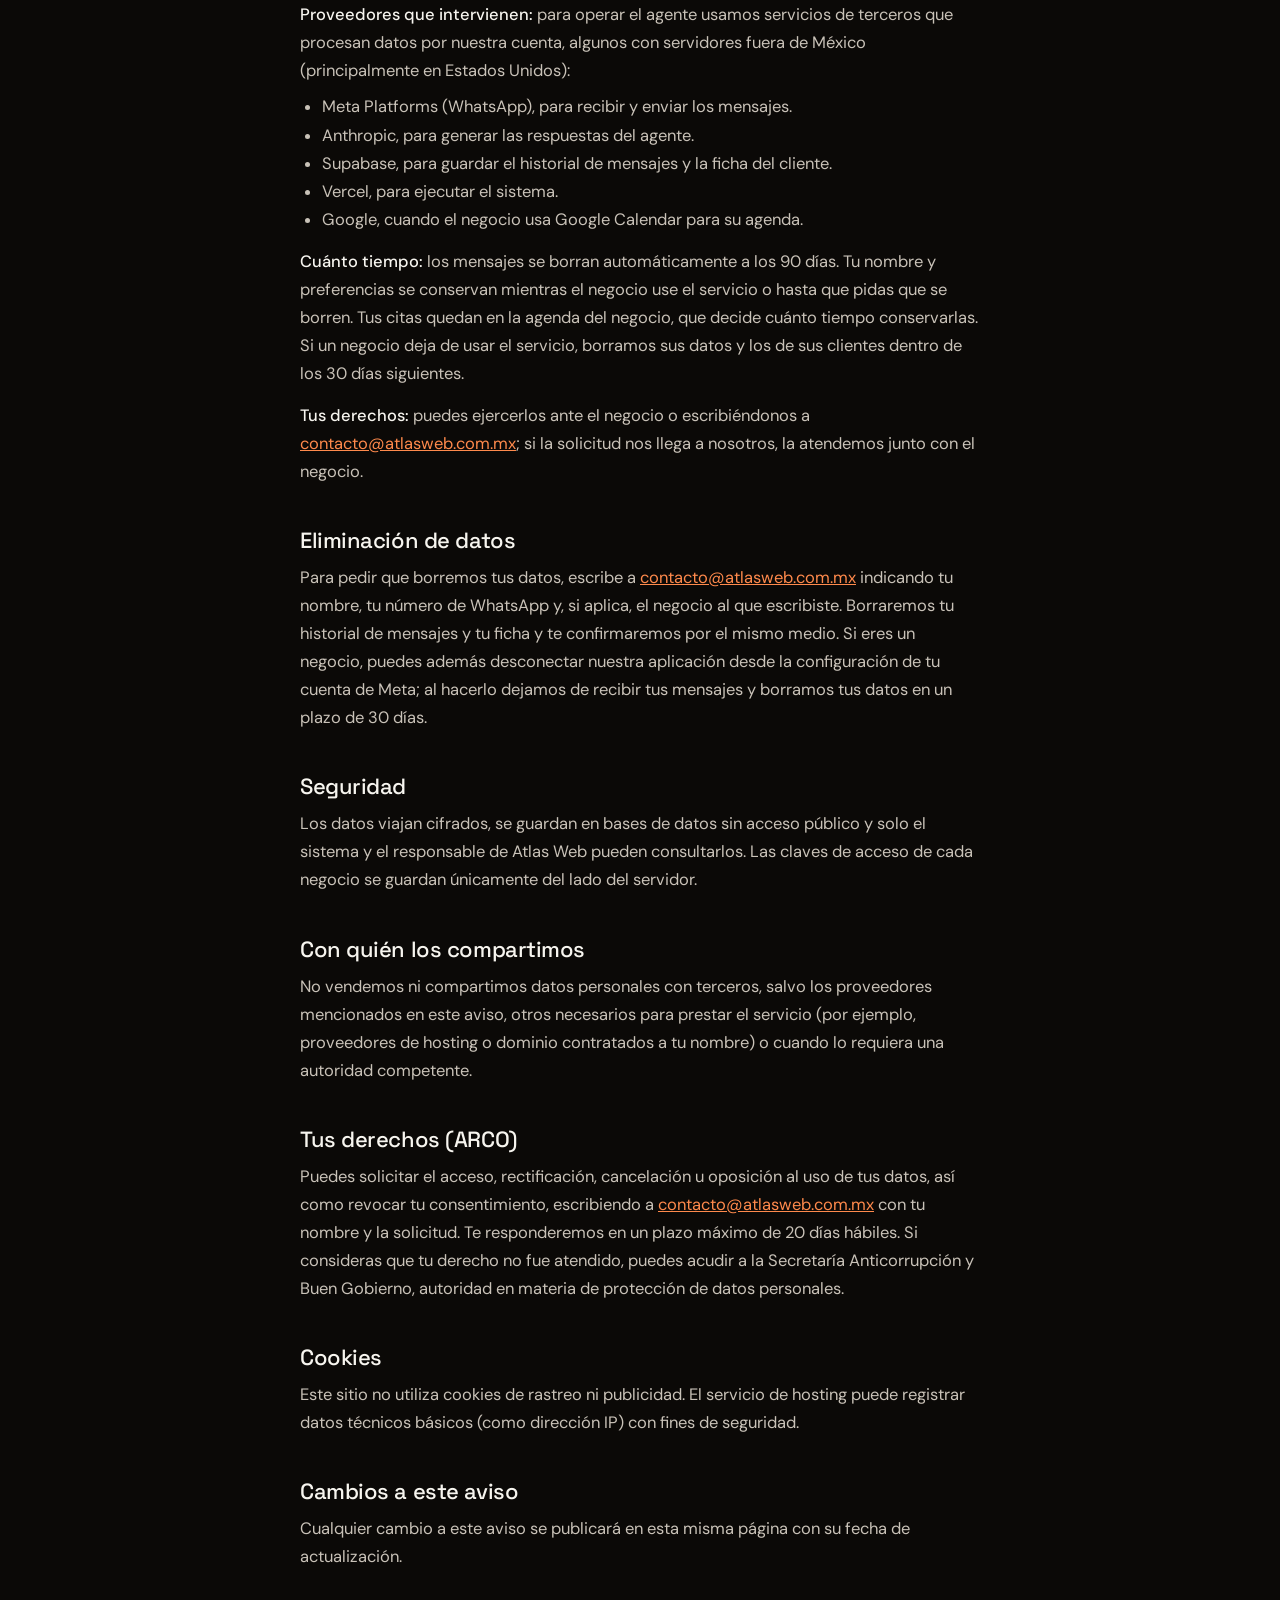
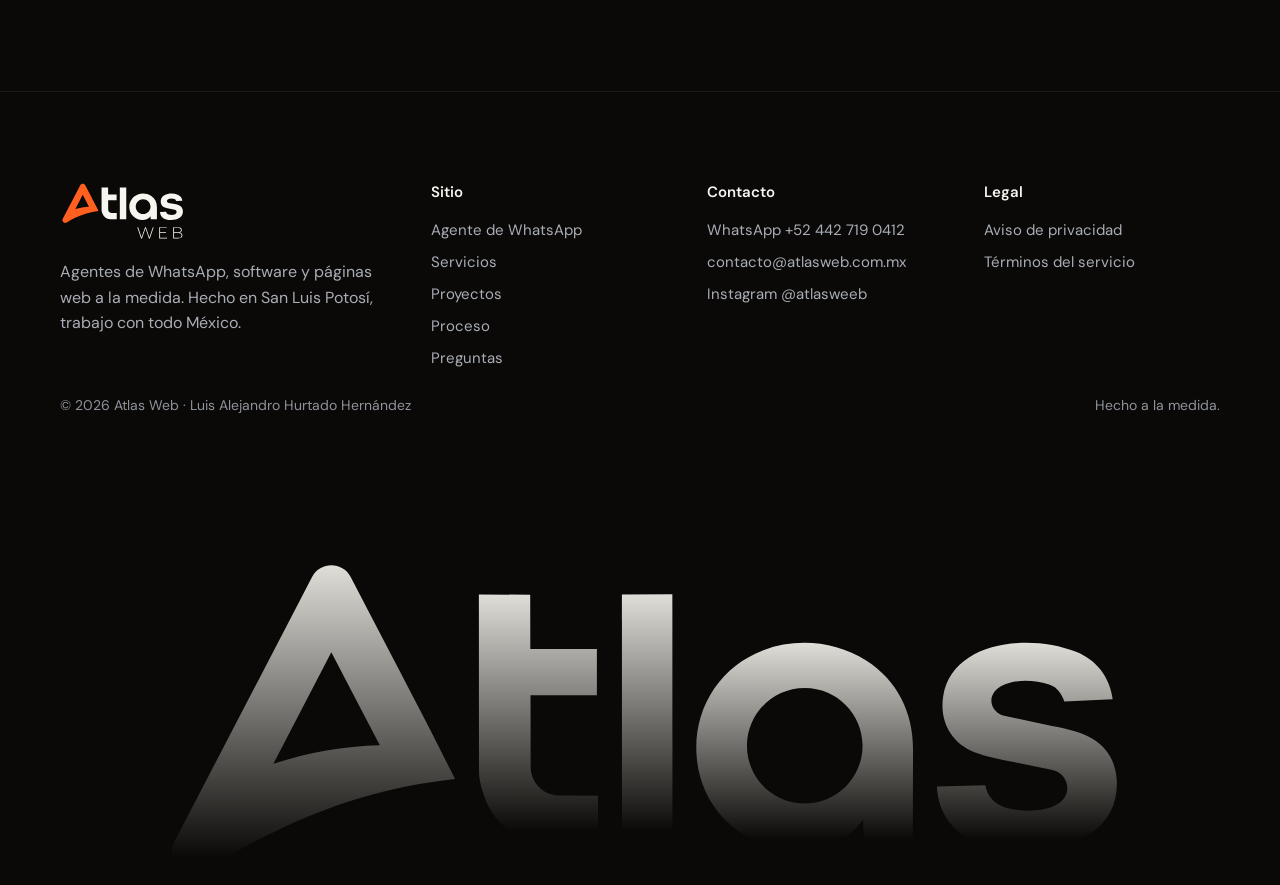
<file: privacidad.html>
<!doctype html>
<html lang="es">
<head>
<meta charset="utf-8">
<meta name="viewport" content="width=device-width, initial-scale=1">
<title>Aviso de privacidad | Atlas Web</title>
<meta name="description" content="Aviso de privacidad de Atlas Web, incluido el servicio de agentes de WhatsApp.">
<meta name="theme-color" content="#0B0907">
<meta property="og:title" content="Aviso de privacidad | Atlas Web">
<meta property="og:description" content="Sitios diseñados y programados a la medida por Atlas Web.">
<meta property="og:type" content="website">
<link rel="canonical" href="https://atlasweb.com.mx/privacidad">
<meta property="og:site_name" content="Atlas Web">
<meta property="og:locale" content="es_MX">
<meta property="og:url" content="https://atlasweb.com.mx/privacidad">
<meta property="og:image" content="https://atlasweb.com.mx/og-home.jpg">
<meta property="og:image:width" content="1200">
<meta property="og:image:height" content="630">
<meta property="og:image:alt" content="Proyectos | Atlas Web">
<meta name="twitter:card" content="summary_large_image">
<meta name="twitter:title" content="Aviso de privacidad | Atlas Web">
<meta name="twitter:description" content="Sitios diseñados y programados a la medida por Atlas Web.">
<meta name="twitter:image" content="https://atlasweb.com.mx/og-home.jpg">
<link rel="icon" href="favicon.svg" type="image/svg+xml">
<link rel="icon" href="favicon-32.png" sizes="32x32" type="image/png">
<link rel="apple-touch-icon" href="apple-touch-icon.png">
<link rel="preconnect" href="https://fonts.googleapis.com">
<link rel="stylesheet" href="https://fonts.googleapis.com/css2?family=DM+Sans:opsz,wght@9..40,400;9..40,500;9..40,600&amp;family=Space+Grotesk:wght@400;500;600;700&amp;family=Instrument+Serif:ital@0;1&amp;display=swap">
<link rel="stylesheet" href="styles.css">

<style>
.legal{padding-top:160px;padding-bottom:120px;max-width:760px}
.legal h1{font-family:'Space Grotesk',sans-serif;font-weight:600;font-size:clamp(40px,6vw,72px);letter-spacing:-.05em;line-height:1;margin:0}
.legal .upd{color:#7D756C;font-size:14px;margin:16px 0 48px}
.legal h2{font-family:'Space Grotesk',sans-serif;font-weight:500;font-size:22px;letter-spacing:-.02em;margin:40px 0 10px}
.legal p{color:#C9C2B8;font-size:16.5px;line-height:1.7;margin:0}
.legal a{color:#FF8A4C}
.legal ul{color:#C9C2B8;font-size:16.5px;line-height:1.7;margin:8px 0 0;padding-left:22px}
.legal p+p,.legal ul+p{margin-top:14px}
.legal strong{color:#F7F5EF;font-weight:500}
</style></head>
<body>
<div class="aw">
<header class="navbar is-scrolled">
<nav class="navin" aria-label="Principal">
<a class="brand" href="/#inicio" aria-label="Atlas Web, inicio"><svg class="logo" viewBox="86 375 900 307" role="img" aria-label="Atlas Web"><path class="lA" d="M 197.2 570.6 L 250.7 467.7 L 295.5 553.4 C 261.9 554.4 230.5 559.6 197.2 570.6 M 320.3 497.3 L 313.6 484.5 L 268.6 398.2 C 261.1 383.7 240.4 383.7 232.9 398.2 L 106.1 641.9 C 96.6 660.1 117.1 679.1 134.5 668.4 C 154.3 656.2 174.3 644.9 195.5 634.7 C 249.2 607.7 305.7 591.1 365 584.6 L 341.3 537.7 Z M 320.3 497.3 "/><path d="M 434.8 573.4 C 434.8 588.1 446.7 599.8 460.7 599.9 L 497 600.2 L 497.1 644.3 L 448.5 644.6 C 422.3 642.4 400.5 625.8 392.1 601.1 C 389.6 593.9 387.1 585.6 387.1 577.6 L 387 414.2 L 434.4 414.5 L 434.5 464.7 L 496 464.7 L 496 507.4 L 434.7 507.4 Z M 434.8 573.4 "/><path d="M 565.7 414.1 L 565.8 644.8 L 519.2 644.8 L 519.1 414.2 Z M 565.7 414.1 "/><path d="M 741.4 554 C 741.4 524.5 717.5 500.6 688 500.6 C 658.5 500.6 634.6 524.5 634.6 554 C 634.6 583.5 658.5 607.4 688 607.4 C 717.5 607.4 741.4 583.5 741.4 554 M 742.8 644.6 L 741.7 622.3 C 728.1 641.3 708.7 648.9 686.6 650 C 633.7 652.6 590.2 613.5 587.9 560.4 C 586.1 518.2 610 480.7 649.8 465.7 C 681.1 454 716.6 457.6 744.7 475.3 C 773.6 493.6 788.1 523.7 788 557.3 L 787.8 644.3 Z M 742.8 644.6 "/><path d="M 952.3 634.7 C 925.5 652.5 880.1 654.1 849.6 644.1 C 826.2 636.5 810.9 616.8 810.1 591.7 L 854.7 590.5 C 856.6 600.4 862.8 607.3 872.2 610.7 C 895.7 617.8 931.1 613.9 930.5 592.5 C 930.3 585.3 925.1 578 916.9 576.3 L 881.9 569.2 C 869.2 566.6 856.4 564.4 844.7 559.9 C 823.1 551.4 812.4 531.4 815.8 508.6 C 823.4 458.2 893.7 449.6 938.5 467.2 C 957.4 474.6 969.7 490.4 972.4 511 L 927.8 513 C 925.2 506 921.3 500.1 914.4 497.7 C 890.8 489.7 860.4 494.7 860.4 512.8 C 860.4 518.6 865.6 524.9 872.1 526.3 L 905.5 533.4 C 919.9 536.5 934.3 538.6 947.5 544.2 C 965.2 551.9 975.4 567.1 976.2 585.9 C 977.1 605.8 969.3 623.4 952.3 634.7 "/></svg></a>
<div class="navlinks">
<a href="/#agente">Agente</a>
<a href="/#servicios">Servicios</a>
<a href="/proyectos">Proyectos</a>
<a href="/#proceso">Proceso</a>
<a href="/#preguntas">Preguntas</a>
</div>
<a class="pill pill-light navcta" href="https://wa.me/524427190412?text=Hola%20Alex%2C%20quiero%20platicar%20de%20un%20proyecto" target="_blank" rel="noopener">Escríbeme</a>
</nav>
</header>
<main class="wrap legal">
<h1>Aviso de privacidad</h1>
<p class="upd">Última actualización: 12 de noviembre de 2026</p>
<h2>Responsable</h2>
<p>Luis Alejandro Hurtado Hernández, quien opera bajo el nombre comercial Atlas Web, con domicilio en San Luis Potosí, México, es responsable del tratamiento de los datos personales de sus prospectos y clientes. Contacto: <a href="mailto:contacto@atlasweb.com.mx">contacto@atlasweb.com.mx</a>.</p>
<p>Este aviso tiene dos partes: la primera aplica a quienes nos contactan o contratan; la segunda, a las personas que escriben por WhatsApp a un negocio que usa nuestros agentes.</p>
<h2>Datos que recabamos de prospectos y clientes</h2>
<p>Cuando nos escribes por el formulario, por WhatsApp o por correo, podemos recabar tu nombre, el nombre de tu negocio, tu número de teléfono o WhatsApp, tu correo electrónico y la información que decidas compartir sobre tu proyecto.</p>
<p>Si contratas un agente de WhatsApp, además tratamos los datos necesarios para conectarlo: el número y los identificadores de tu cuenta de WhatsApp Business, el permiso de acceso que otorgas a nuestra aplicación en Meta, el calendario que nos compartas y la información de tu negocio (servicios, precios, horarios). No recabamos datos personales sensibles.</p>
<h2>Para qué los usamos</h2>
<p>Usamos tus datos para responder tus mensajes, elaborar cotizaciones, dar seguimiento a tu proyecto y, si eres cliente, para prestar el servicio, darle soporte y facturar. Todas estas finalidades son necesarias para la relación que tienes con nosotros. No usamos tus datos para fines distintos sin pedirte antes tu consentimiento.</p>
<h2 id="agentes">Agentes de WhatsApp: datos de quienes escriben a un negocio</h2>
<p>Si escribes por WhatsApp a un negocio que usa un agente de Atlas Web, el <strong>responsable</strong> de tus datos es ese negocio. Atlas Web actúa como <strong>encargado</strong>: opera el agente por cuenta del negocio y trata tus datos solo para lo que se describe aquí.</p>
<p><strong>Qué datos se tratan:</strong> tu número de WhatsApp, tu nombre de perfil, el texto de los mensajes que intercambias con el negocio, el nombre y las preferencias que compartas (por ejemplo, con quién prefieres atenderte) y los datos de tus citas (servicio, fecha, hora y a nombre de quién). El agente no solicita datos sensibles; si decides compartir alguno, se trata con las mismas medidas y plazos de este aviso.</p>
<p><strong>Para qué:</strong> responder tus preguntas, darte precios y horarios, agendar, cambiar o cancelar citas, enviarte recordatorios de tus citas y avisar al personal del negocio cuando se necesita una persona. Tus datos no se usan para publicidad, no se venden y no se usan para entrenar modelos de inteligencia artificial.</p>
<p><strong>Respuestas automáticas:</strong> las respuestas las genera un sistema de inteligencia artificial y pueden contener errores. El personal del negocio puede leer la plática e intervenir en cualquier momento, y puedes pedir hablar con una persona.</p>
<p><strong>Proveedores que intervienen:</strong> para operar el agente usamos servicios de terceros que procesan datos por nuestra cuenta, algunos con servidores fuera de México (principalmente en Estados Unidos):</p>
<ul><li>Meta Platforms (WhatsApp), para recibir y enviar los mensajes.</li><li>Anthropic, para generar las respuestas del agente.</li><li>Supabase, para guardar el historial de mensajes y la ficha del cliente.</li><li>Vercel, para ejecutar el sistema.</li><li>Google, cuando el negocio usa Google Calendar para su agenda.</li></ul>
<p><strong>Cuánto tiempo:</strong> los mensajes se borran automáticamente a los 90 días. Tu nombre y preferencias se conservan mientras el negocio use el servicio o hasta que pidas que se borren. Tus citas quedan en la agenda del negocio, que decide cuánto tiempo conservarlas. Si un negocio deja de usar el servicio, borramos sus datos y los de sus clientes dentro de los 30 días siguientes.</p>
<p><strong>Tus derechos:</strong> puedes ejercerlos ante el negocio o escribiéndonos a <a href="mailto:contacto@atlasweb.com.mx">contacto@atlasweb.com.mx</a>; si la solicitud nos llega a nosotros, la atendemos junto con el negocio.</p>
<h2 id="eliminacion">Eliminación de datos</h2>
<p>Para pedir que borremos tus datos, escribe a <a href="mailto:contacto@atlasweb.com.mx">contacto@atlasweb.com.mx</a> indicando tu nombre, tu número de WhatsApp y, si aplica, el negocio al que escribiste. Borraremos tu historial de mensajes y tu ficha y te confirmaremos por el mismo medio. Si eres un negocio, puedes además desconectar nuestra aplicación desde la configuración de tu cuenta de Meta; al hacerlo dejamos de recibir tus mensajes y borramos tus datos en un plazo de 30 días.</p>
<h2>Seguridad</h2>
<p>Los datos viajan cifrados, se guardan en bases de datos sin acceso público y solo el sistema y el responsable de Atlas Web pueden consultarlos. Las claves de acceso de cada negocio se guardan únicamente del lado del servidor.</p>
<h2>Con quién los compartimos</h2>
<p>No vendemos ni compartimos datos personales con terceros, salvo los proveedores mencionados en este aviso, otros necesarios para prestar el servicio (por ejemplo, proveedores de hosting o dominio contratados a tu nombre) o cuando lo requiera una autoridad competente.</p>
<h2>Tus derechos (ARCO)</h2>
<p>Puedes solicitar el acceso, rectificación, cancelación u oposición al uso de tus datos, así como revocar tu consentimiento, escribiendo a <a href="mailto:contacto@atlasweb.com.mx">contacto@atlasweb.com.mx</a> con tu nombre y la solicitud. Te responderemos en un plazo máximo de 20 días hábiles. Si consideras que tu derecho no fue atendido, puedes acudir a la Secretaría Anticorrupción y Buen Gobierno, autoridad en materia de protección de datos personales.</p>
<h2>Cookies</h2>
<p>Este sitio no utiliza cookies de rastreo ni publicidad. El servicio de hosting puede registrar datos técnicos básicos (como dirección IP) con fines de seguridad.</p>
<h2>Cambios a este aviso</h2>
<p>Cualquier cambio a este aviso se publicará en esta misma página con su fecha de actualización.</p>
</main>
<footer class="ft">
<div class="wrap">
<div class="ftg">
<div><a class="brand full" href="/#inicio" aria-label="Atlas Web, inicio"><svg class="logo" viewBox="86 375 900 420" role="img" aria-label="Atlas Web"><path class="lA" d="M 197.2 570.6 L 250.7 467.7 L 295.5 553.4 C 261.9 554.4 230.5 559.6 197.2 570.6 M 320.3 497.3 L 313.6 484.5 L 268.6 398.2 C 261.1 383.7 240.4 383.7 232.9 398.2 L 106.1 641.9 C 96.6 660.1 117.1 679.1 134.5 668.4 C 154.3 656.2 174.3 644.9 195.5 634.7 C 249.2 607.7 305.7 591.1 365 584.6 L 341.3 537.7 Z M 320.3 497.3 "/><path d="M 434.8 573.4 C 434.8 588.1 446.7 599.8 460.7 599.9 L 497 600.2 L 497.1 644.3 L 448.5 644.6 C 422.3 642.4 400.5 625.8 392.1 601.1 C 389.6 593.9 387.1 585.6 387.1 577.6 L 387 414.2 L 434.4 414.5 L 434.5 464.7 L 496 464.7 L 496 507.4 L 434.7 507.4 Z M 434.8 573.4 "/><path d="M 565.7 414.1 L 565.8 644.8 L 519.2 644.8 L 519.1 414.2 Z M 565.7 414.1 "/><path d="M 741.4 554 C 741.4 524.5 717.5 500.6 688 500.6 C 658.5 500.6 634.6 524.5 634.6 554 C 634.6 583.5 658.5 607.4 688 607.4 C 717.5 607.4 741.4 583.5 741.4 554 M 742.8 644.6 L 741.7 622.3 C 728.1 641.3 708.7 648.9 686.6 650 C 633.7 652.6 590.2 613.5 587.9 560.4 C 586.1 518.2 610 480.7 649.8 465.7 C 681.1 454 716.6 457.6 744.7 475.3 C 773.6 493.6 788.1 523.7 788 557.3 L 787.8 644.3 Z M 742.8 644.6 "/><path d="M 952.3 634.7 C 925.5 652.5 880.1 654.1 849.6 644.1 C 826.2 636.5 810.9 616.8 810.1 591.7 L 854.7 590.5 C 856.6 600.4 862.8 607.3 872.2 610.7 C 895.7 617.8 931.1 613.9 930.5 592.5 C 930.3 585.3 925.1 578 916.9 576.3 L 881.9 569.2 C 869.2 566.6 856.4 564.4 844.7 559.9 C 823.1 551.4 812.4 531.4 815.8 508.6 C 823.4 458.2 893.7 449.6 938.5 467.2 C 957.4 474.6 969.7 490.4 972.4 511 L 927.8 513 C 925.2 506 921.3 500.1 914.4 497.7 C 890.8 489.7 860.4 494.7 860.4 512.8 C 860.4 518.6 865.6 524.9 872.1 526.3 L 905.5 533.4 C 919.9 536.5 934.3 538.6 947.5 544.2 C 965.2 551.9 975.4 567.1 976.2 585.9 C 977.1 605.8 969.3 623.4 952.3 634.7 "/><path d="M 673.3 783.3 L 645.6 701.8 L 651.9 701.8 L 678.2 779.7 L 675.1 779.7 L 702.2 701.8 L 707.9 701.8 L 734.8 779.7 L 731.8 779.7 L 758.4 701.8 L 764.2 701.8 L 736.6 783.3 L 730.3 783.3 L 704.2 707.9 L 705.7 707.9 L 679.6 783.3 Z M 673.3 783.3 "/><path d="M 809.8 739.3 L 854 739.3 L 854 744.5 L 809.8 744.5 Z M 804.6 783.3 L 804.6 701.8 L 859.1 701.8 L 859.1 707.1 L 810.5 707.1 L 810.5 777.9 L 860.9 777.9 L 860.9 783.3 Z M 804.6 783.3 "/><path d="M 911.8 778.2 L 942.2 778.2 C 950 778.2 956 776.8 960.1 774.2 C 964.2 771.5 966.3 767.2 966.3 761.3 C 966.3 755.5 964.2 751.2 960.1 748.5 C 956 745.8 950 744.5 942.2 744.5 L 911.1 744.5 L 911.1 739.4 L 939.6 739.4 C 946.7 739.4 952.2 738 956.1 735.3 C 959.9 732.6 961.9 728.5 961.9 723.1 C 961.9 717.7 959.9 713.7 956.1 711 C 952.2 708.2 946.7 706.9 939.6 706.9 L 911.8 706.9 Z M 905.8 783.3 L 905.8 701.8 L 939.9 701.8 C 948.6 701.8 955.5 703.5 960.5 707.1 C 965.4 710.7 967.9 715.8 967.9 722.6 C 967.9 727 966.9 730.8 964.8 733.8 C 962.7 736.8 959.8 739.1 956.1 740.6 C 952.4 742.1 948.3 742.9 943.7 742.9 L 945.8 740.5 C 951.4 740.5 956.2 741.4 960.1 743 C 964.1 744.6 967.1 747 969.2 750.1 C 971.2 753.2 972.2 757.1 972.2 761.7 C 972.2 768.6 969.8 773.9 964.8 777.6 C 959.8 781.4 952.3 783.3 942.2 783.3 Z M 905.8 783.3 "/></svg></a><p>Agentes de WhatsApp, software y páginas web a la medida. Hecho en San Luis Potosí, trabajo con todo México.</p></div>
<div class="ftc"><h4>Sitio</h4><a href="/#agente">Agente de WhatsApp</a><a href="/#servicios">Servicios</a><a href="/proyectos">Proyectos</a><a href="/#proceso">Proceso</a><a href="/#preguntas">Preguntas</a></div>
<div class="ftc"><h4>Contacto</h4><a href="https://wa.me/524427190412?text=Hola%20Alex%2C%20quiero%20platicar%20de%20un%20proyecto" target="_blank" rel="noopener">WhatsApp +52 442 719 0412</a><a href="mailto:contacto@atlasweb.com.mx">contacto@atlasweb.com.mx</a><a href="https://instagram.com/atlasweeb" target="_blank" rel="noopener">Instagram @atlasweeb</a></div>
<div class="ftc"><h4>Legal</h4><a href="/privacidad">Aviso de privacidad</a><a href="/terminos">Términos del servicio</a></div>
</div>
<div class="copy"><span>© 2026 Atlas Web · Luis Alejandro Hurtado Hernández</span><span>Hecho a la medida.</span></div>
<div class="mark" aria-hidden="true"><svg viewBox="86 375 900 307"><defs><linearGradient id="mkg" x1="0" y1="0" x2="0" y2="1"><stop offset="0" stop-color="#F7F5EF" stop-opacity=".9"/><stop offset=".95" stop-color="#F7F5EF" stop-opacity="0"/></linearGradient></defs><g fill="url(#mkg)"><path d="M 197.2 570.6 L 250.7 467.7 L 295.5 553.4 C 261.9 554.4 230.5 559.6 197.2 570.6 M 320.3 497.3 L 313.6 484.5 L 268.6 398.2 C 261.1 383.7 240.4 383.7 232.9 398.2 L 106.1 641.9 C 96.6 660.1 117.1 679.1 134.5 668.4 C 154.3 656.2 174.3 644.9 195.5 634.7 C 249.2 607.7 305.7 591.1 365 584.6 L 341.3 537.7 Z M 320.3 497.3 "/><path d="M 434.8 573.4 C 434.8 588.1 446.7 599.8 460.7 599.9 L 497 600.2 L 497.1 644.3 L 448.5 644.6 C 422.3 642.4 400.5 625.8 392.1 601.1 C 389.6 593.9 387.1 585.6 387.1 577.6 L 387 414.2 L 434.4 414.5 L 434.5 464.7 L 496 464.7 L 496 507.4 L 434.7 507.4 Z M 434.8 573.4 "/><path d="M 565.7 414.1 L 565.8 644.8 L 519.2 644.8 L 519.1 414.2 Z M 565.7 414.1 "/><path d="M 741.4 554 C 741.4 524.5 717.5 500.6 688 500.6 C 658.5 500.6 634.6 524.5 634.6 554 C 634.6 583.5 658.5 607.4 688 607.4 C 717.5 607.4 741.4 583.5 741.4 554 M 742.8 644.6 L 741.7 622.3 C 728.1 641.3 708.7 648.9 686.6 650 C 633.7 652.6 590.2 613.5 587.9 560.4 C 586.1 518.2 610 480.7 649.8 465.7 C 681.1 454 716.6 457.6 744.7 475.3 C 773.6 493.6 788.1 523.7 788 557.3 L 787.8 644.3 Z M 742.8 644.6 "/><path d="M 952.3 634.7 C 925.5 652.5 880.1 654.1 849.6 644.1 C 826.2 636.5 810.9 616.8 810.1 591.7 L 854.7 590.5 C 856.6 600.4 862.8 607.3 872.2 610.7 C 895.7 617.8 931.1 613.9 930.5 592.5 C 930.3 585.3 925.1 578 916.9 576.3 L 881.9 569.2 C 869.2 566.6 856.4 564.4 844.7 559.9 C 823.1 551.4 812.4 531.4 815.8 508.6 C 823.4 458.2 893.7 449.6 938.5 467.2 C 957.4 474.6 969.7 490.4 972.4 511 L 927.8 513 C 925.2 506 921.3 500.1 914.4 497.7 C 890.8 489.7 860.4 494.7 860.4 512.8 C 860.4 518.6 865.6 524.9 872.1 526.3 L 905.5 533.4 C 919.9 536.5 934.3 538.6 947.5 544.2 C 965.2 551.9 975.4 567.1 976.2 585.9 C 977.1 605.8 969.3 623.4 952.3 634.7 "/></g></svg></div>
</div>
</footer>
</div>
<script src="main.js" defer></script>
</body>
</html>
</file>
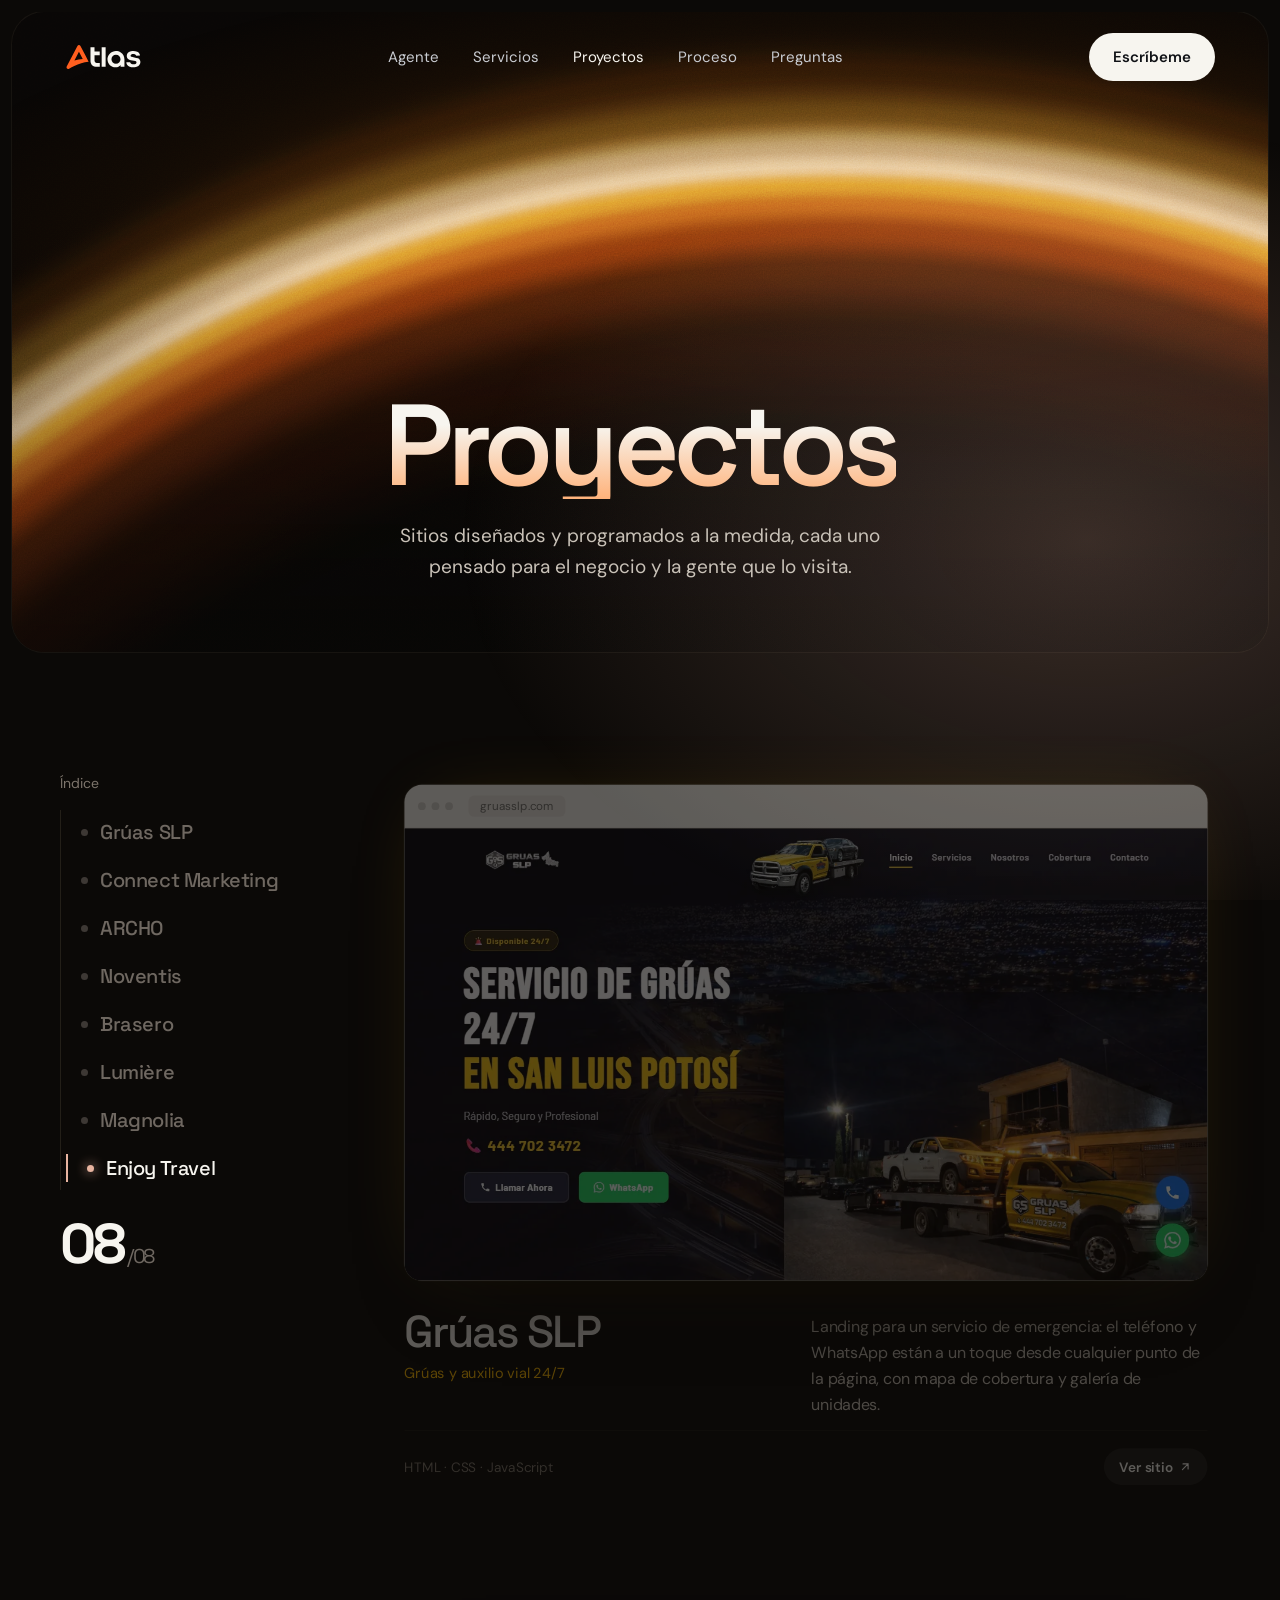
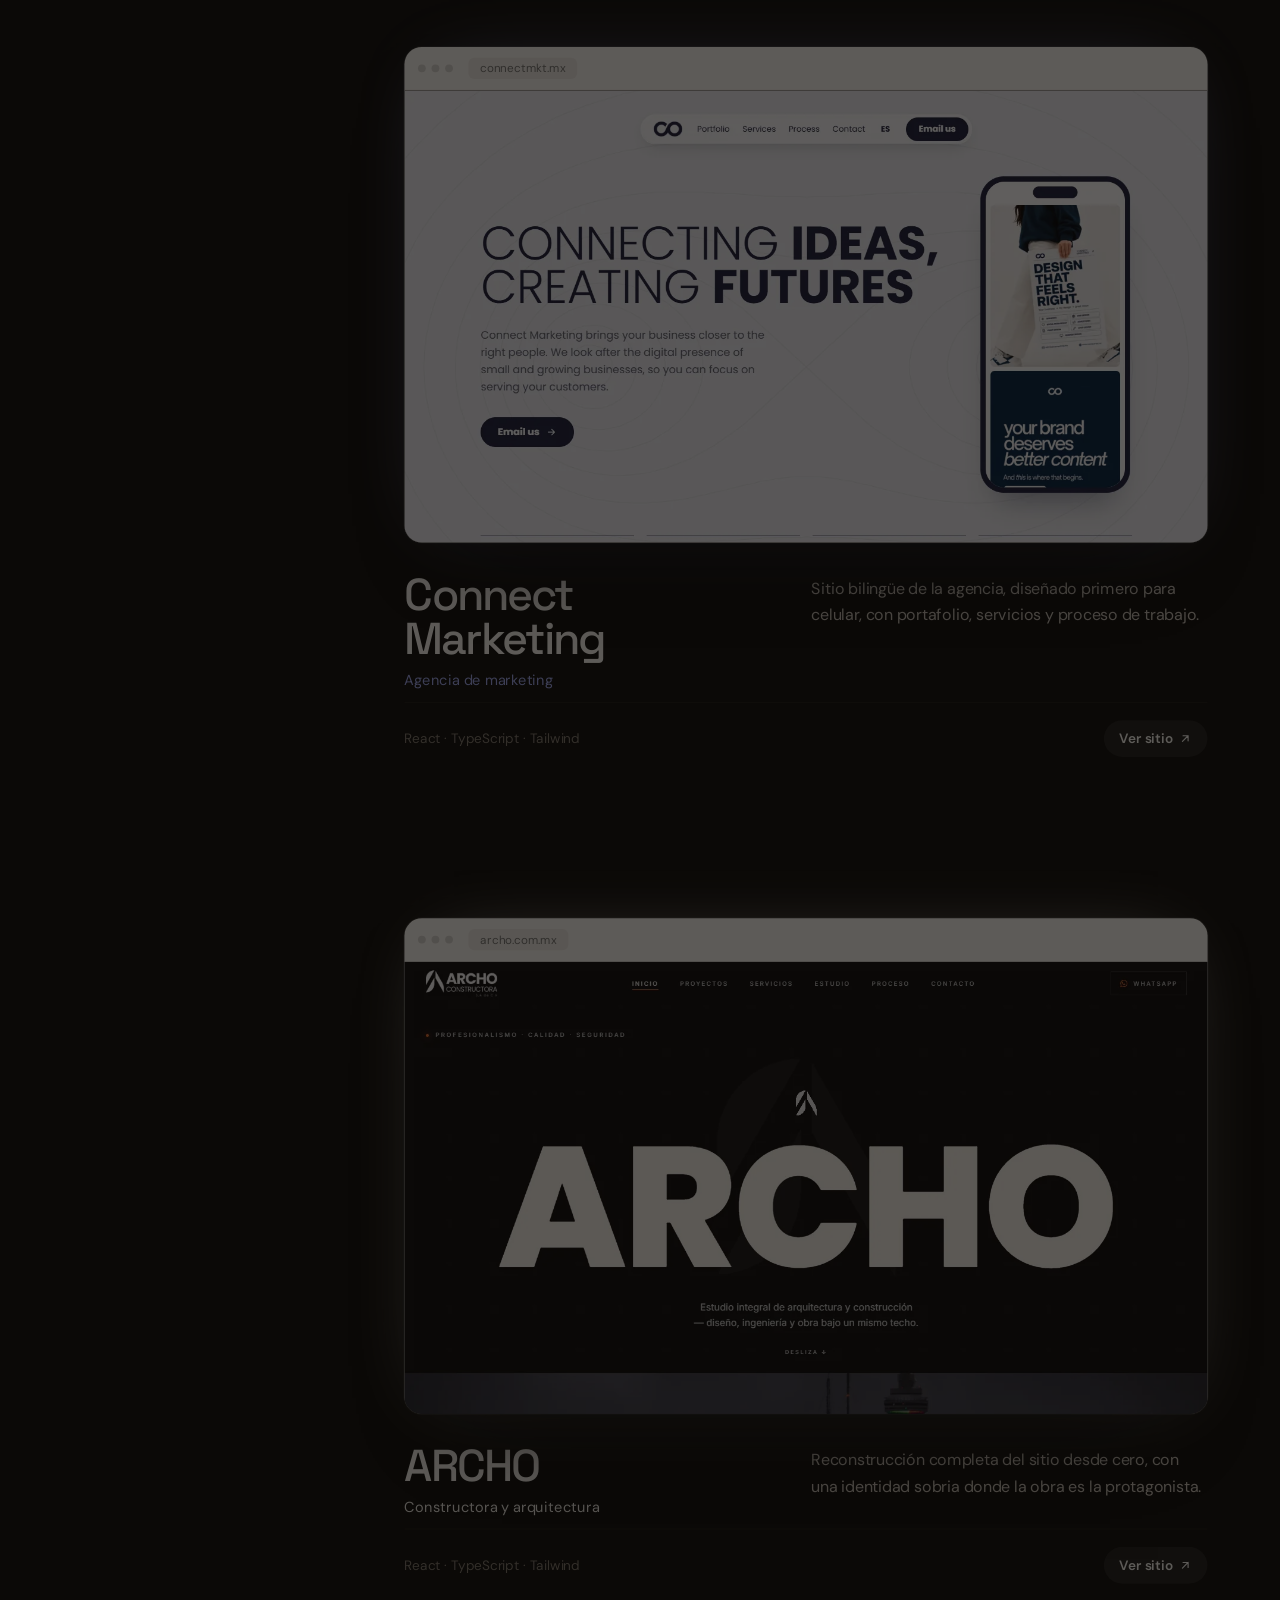
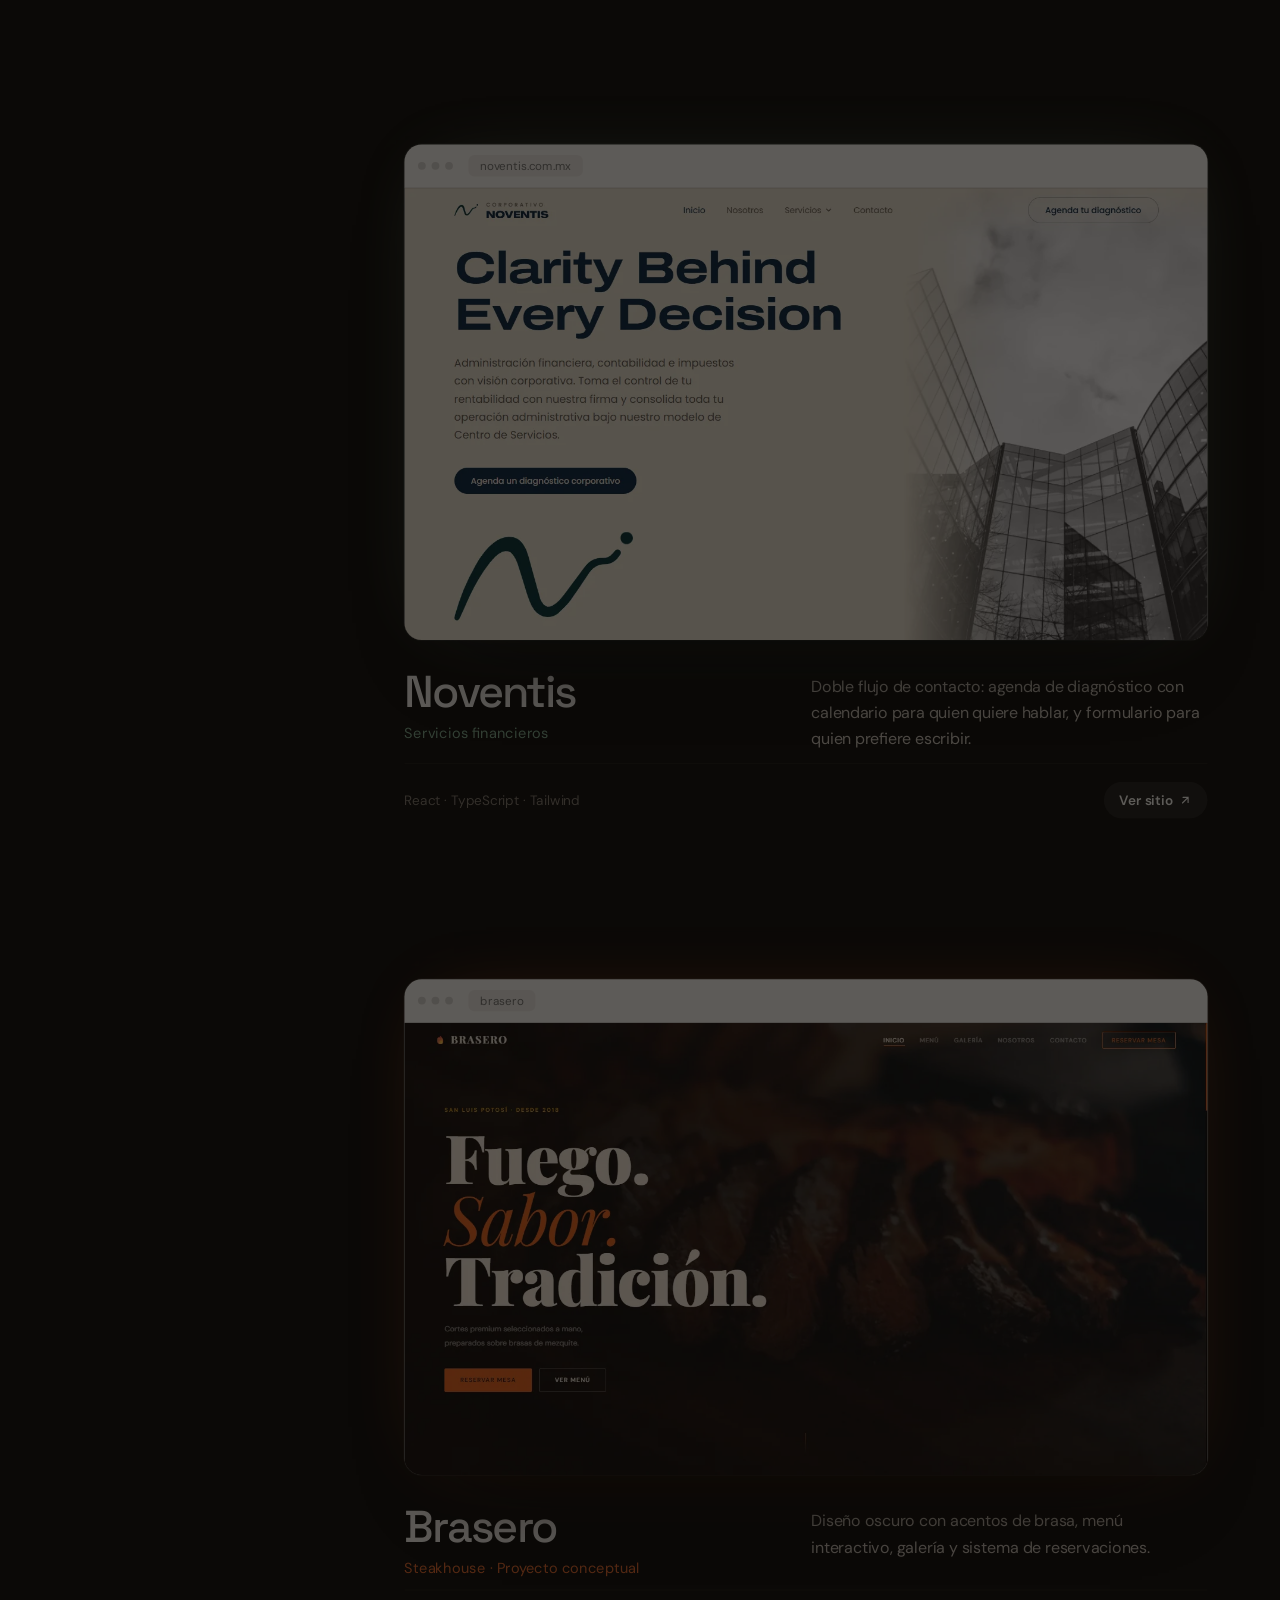
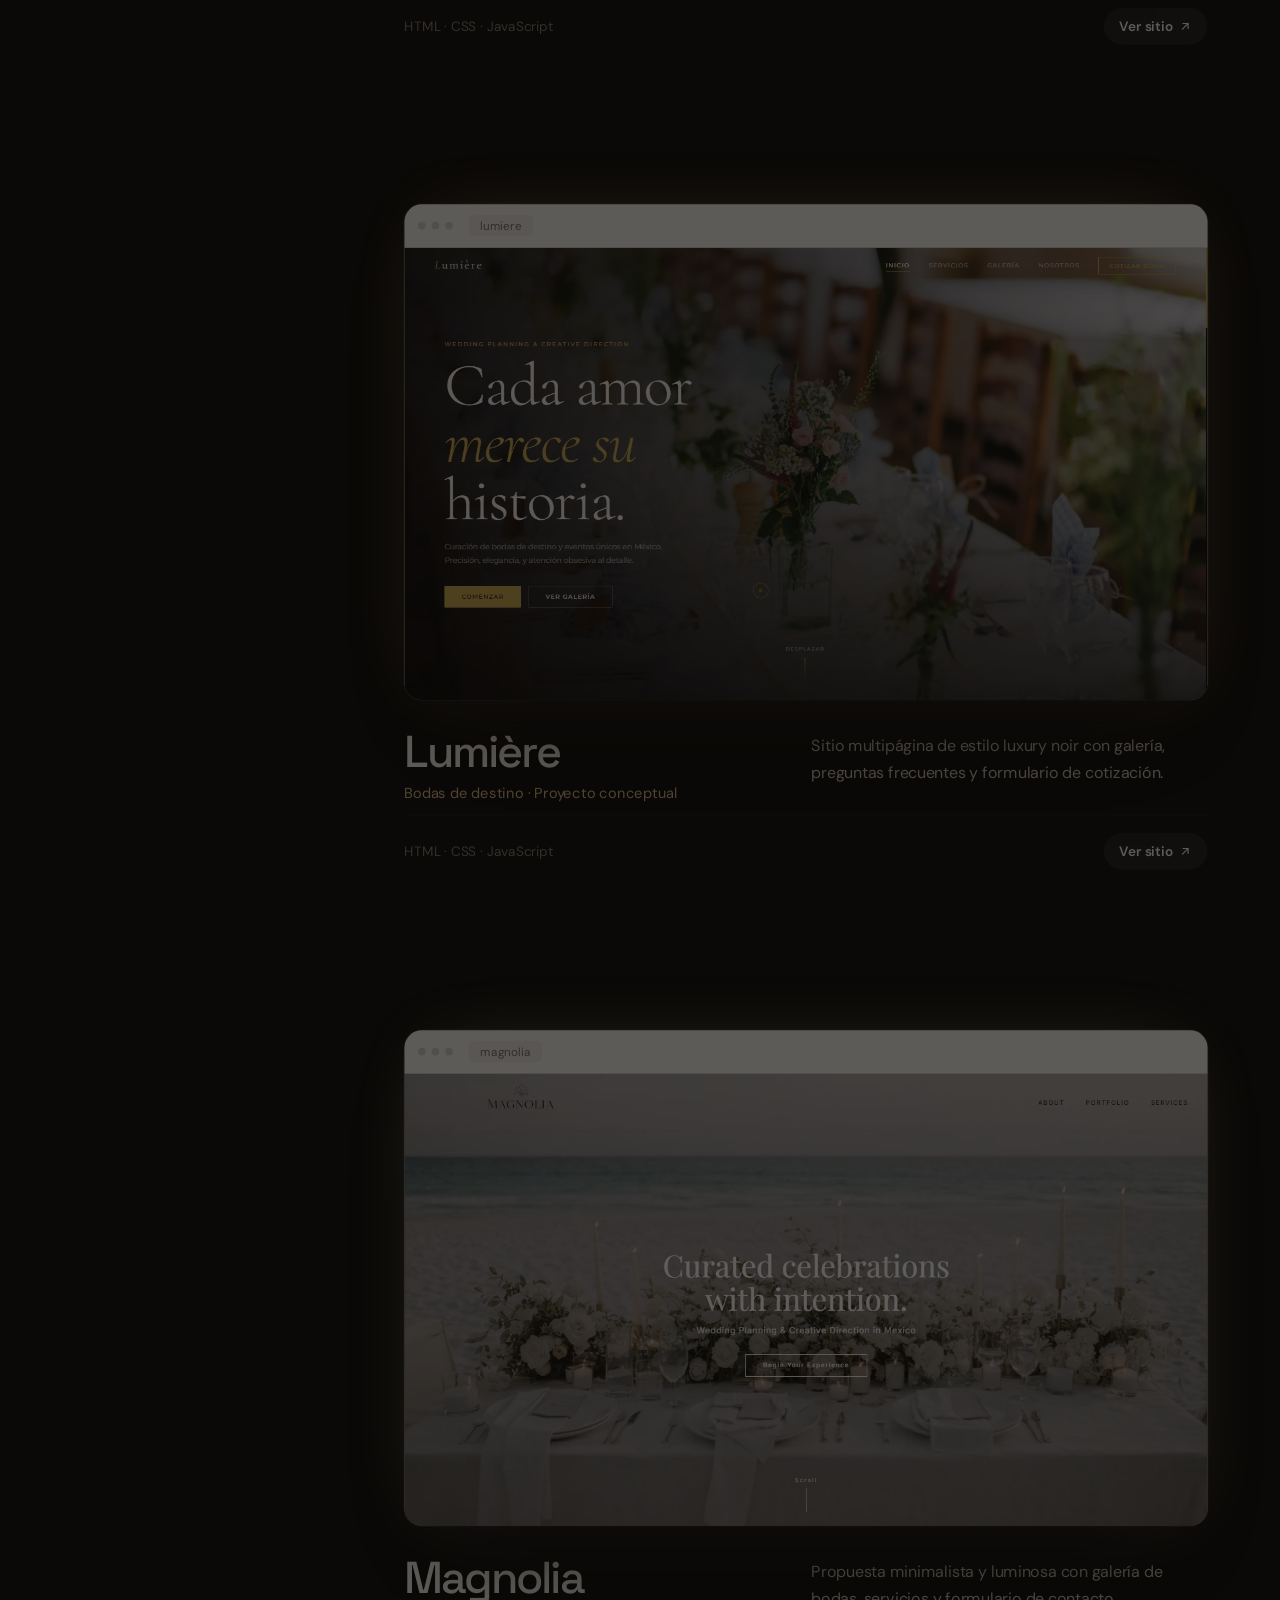
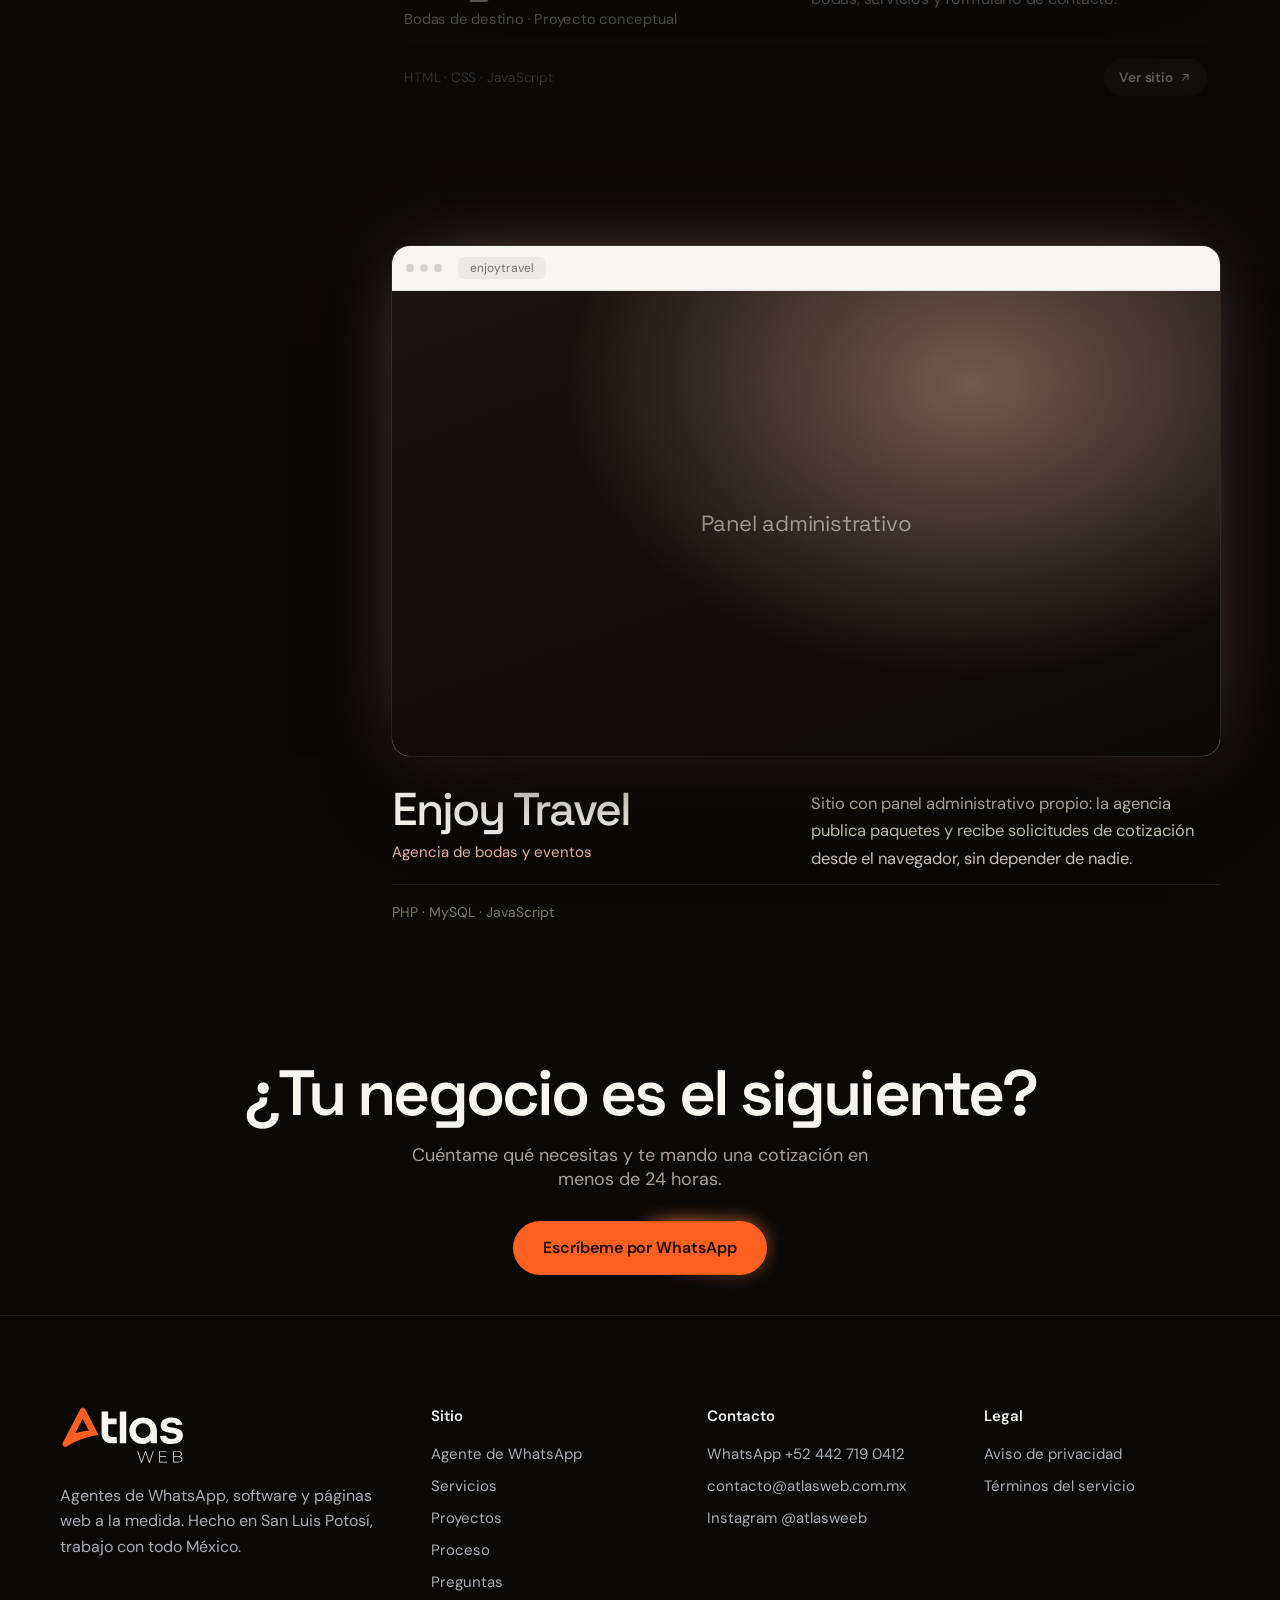
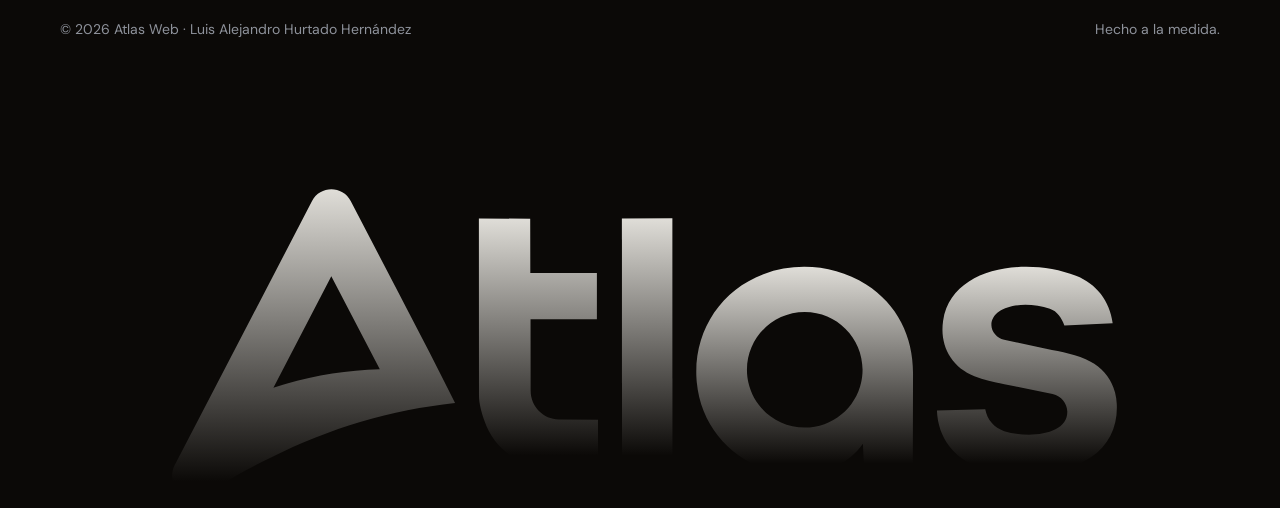
<file: proyectos.html>
<!doctype html>
<html lang="es">
<head>
<meta charset="utf-8">
<meta name="viewport" content="width=device-width, initial-scale=1">
<title>Proyectos | Atlas Web</title>
<meta name="description" content="Sitios web diseñados y programados a la medida por Atlas Web: negocios de servicios, agencias, constructoras, finanzas y más.">
<meta name="theme-color" content="#0B0907">
<meta property="og:title" content="Proyectos | Atlas Web">
<meta property="og:description" content="Sitios diseñados y programados a la medida por Atlas Web.">
<meta property="og:type" content="website">
<link rel="canonical" href="https://atlasweb.com.mx/proyectos">
<meta property="og:site_name" content="Atlas Web">
<meta property="og:locale" content="es_MX">
<meta property="og:url" content="https://atlasweb.com.mx/proyectos">
<meta property="og:image" content="https://atlasweb.com.mx/og-pf.jpg">
<meta property="og:image:width" content="1200">
<meta property="og:image:height" content="630">
<meta property="og:image:alt" content="Proyectos | Atlas Web">
<meta name="twitter:card" content="summary_large_image">
<meta name="twitter:title" content="Proyectos | Atlas Web">
<meta name="twitter:description" content="Sitios diseñados y programados a la medida por Atlas Web.">
<meta name="twitter:image" content="https://atlasweb.com.mx/og-pf.jpg">
<link rel="icon" href="favicon.svg" type="image/svg+xml">
<link rel="icon" href="favicon-32.png" sizes="32x32" type="image/png">
<link rel="apple-touch-icon" href="apple-touch-icon.png">
<link rel="preconnect" href="https://fonts.googleapis.com">
<link rel="stylesheet" href="https://fonts.googleapis.com/css2?family=DM+Sans:opsz,wght@9..40,400;9..40,500;9..40,600&amp;family=Space+Grotesk:wght@400;500;600;700&amp;family=Instrument+Serif:ital@0;1&amp;display=swap">
<link rel="stylesheet" href="styles.css">

<style>
.pf-top{min-height:640px!important}
.pf-top .hero-body{justify-content:flex-end;padding-bottom:70px}
.pf-top h1{font-family:'Space Grotesk',sans-serif;font-weight:600;font-size:clamp(56px,9vw,120px);line-height:.92;letter-spacing:-.055em;margin:0;background:linear-gradient(180deg,#F7F5EF 30%,#FFB27A 100%);-webkit-background-clip:text;background-clip:text;color:transparent}
.pf-top .lead{color:#C9C2B8;font-size:19px;line-height:1.6;max-width:540px;margin:22px auto 0}
.pfglow{position:fixed;inset:0;pointer-events:none;z-index:0;background:radial-gradient(900px 600px at 85% 60%,color-mix(in srgb,var(--pc,#F4AD32) 22%,transparent),transparent 70%);transition:background 1s ease}
.pfwrap{position:relative;z-index:1;display:grid;grid-template-columns:260px 1fr;gap:72px;padding-top:110px;padding-bottom:120px}
.pindex{position:sticky;top:120px;align-self:start}
.pindex p{margin:0 0 18px;font-size:14px;color:#7D756C}
.pindex ol{list-style:none;margin:0;padding:0;display:flex;flex-direction:column;gap:4px;border-left:1px solid rgba(255,220,180,.10)}
.pindex a{position:relative;display:flex;align-items:center;gap:12px;padding:9px 0 9px 20px;color:#6F6861;text-decoration:none;font-family:'Space Grotesk',sans-serif;font-size:20px;font-weight:500;letter-spacing:-.02em;transition:color .35s,transform .45s cubic-bezier(.16,1,.3,1)}
.pindex a:hover{color:#C9C2B8}
.pindex a::before{content:'';position:absolute;left:-1px;top:8px;bottom:8px;width:2px;background:var(--c);transform:scaleY(0);transition:transform .45s cubic-bezier(.16,1,.3,1)}
.ix-dot{width:7px;height:7px;border-radius:50%;background:currentColor;opacity:.5;transition:background .35s,box-shadow .35s,opacity .35s}
.pindex a.on{color:#F7F5EF;transform:translateX(6px)}
.pindex a.on::before{transform:scaleY(1)}
.pindex a.on .ix-dot{background:var(--c);box-shadow:0 0 12px var(--c);opacity:1}
.pcount{margin-top:26px!important;font-family:'Space Grotesk',sans-serif;font-size:56px!important;letter-spacing:-.05em;color:#F7F5EF!important;line-height:1}
.pcount small{font-size:20px;color:#6F6861}
.cases{display:flex;flex-direction:column;gap:140px}
.case{display:flex;flex-direction:column;gap:30px;opacity:.35;transform:scale(.97);transition:opacity .7s ease,transform .9s cubic-bezier(.16,1,.3,1)}
.case.on{opacity:1;transform:none}
.frame{position:relative;display:block;border-radius:18px;overflow:hidden;background:#F7F5EF;box-shadow:0 50px 100px -50px rgba(0,0,0,1),0 0 0 1px rgba(255,255,255,.08),0 0 80px -30px color-mix(in srgb,var(--c) 60%,transparent);text-decoration:none}
.fbar{display:flex;align-items:center;gap:6px;padding:11px 14px;border-bottom:1px solid rgba(0,0,0,.08)}
.fbar i{width:8px;height:8px;border-radius:50%;background:rgba(0,0,0,.14)}
.fbar span{margin-left:10px;font-size:12px;color:rgba(0,0,0,.5);background:rgba(0,0,0,.05);padding:3px 12px;border-radius:6px}
.fimg{aspect-ratio:1366/768;overflow:hidden;background:#0E0B09}
.fimg img{display:block;width:100%;height:100%;object-fit:cover;object-position:top;transition:transform 1.4s cubic-bezier(.16,1,.3,1)}
a.frame:hover .fimg img{transform:scale(1.035)}
.ph{width:100%;height:100%;display:grid;place-items:center;background:radial-gradient(70% 90% at 70% 20%,color-mix(in srgb,var(--c) 45%,transparent),transparent 70%),linear-gradient(160deg,#1A1410,#0B0907)}
.ph span{font-family:'Space Grotesk',sans-serif;font-size:22px;color:rgba(247,245,239,.55);letter-spacing:-.01em}
.cinfo{display:grid;grid-template-columns:1fr 1.1fr;gap:12px 48px;align-items:start}
.ctop h2{margin:0;font-family:'Space Grotesk',sans-serif;font-weight:500;font-size:clamp(34px,3.6vw,50px);line-height:1;letter-spacing:-.045em}
.cgiro{margin:10px 0 0;color:var(--c);font-size:15px}
.cdesc{margin:4px 0 0;color:#C9C2B8;font-size:16.5px;line-height:1.65}
.cfoot{grid-column:1/-1;display:flex;justify-content:space-between;align-items:center;gap:20px;padding-top:18px;border-top:1px solid rgba(255,220,180,.09)}
.ctech{margin:0;color:#7D756C;font-size:14px}
.pgo{display:inline-flex;align-items:center;gap:6px;font-size:14px;font-weight:600;padding:10px 16px;border-radius:99px;background:rgba(255,255,255,.08);color:#F7F5EF;text-decoration:none;transition:background .3s,color .3s}
.pgo:hover{background:#FF5F1F;color:#1F0A02}
.pf-cta{position:relative;z-index:1;text-align:center;padding-top:20px;padding-bottom:40px}
.pf-cta h2{font-family:'Space Grotesk',sans-serif;font-weight:600;font-size:clamp(36px,5vw,64px);letter-spacing:-.045em;line-height:1;margin:0}
.pf-cta p{color:#A8A097;font-size:18px;margin:18px auto 30px;max-width:460px}
.navlinks a[aria-current="page"]{color:#F7F5EF}
@media (max-width:980px){.pfwrap{grid-template-columns:1fr;gap:0;padding-top:60px}.pindex{display:none}.cases{gap:72px}.case{opacity:1;transform:none}.cinfo{grid-template-columns:1fr}}
@media (max-width:600px){.pf-top{min-height:0!important}.pf-top .hero-body{padding-top:150px;padding-bottom:40px}}
@media (prefers-reduced-motion: reduce){.case,.pindex a,.fimg img,.pfglow{transition:none}.case{opacity:1;transform:none}}
</style>
</head>
<body>
<div class="aw">
<header class="navbar">
<nav class="navin" aria-label="Principal">
<a class="brand" href="/#inicio" aria-label="Atlas Web, inicio"><svg class="logo" viewBox="86 375 900 307" role="img" aria-label="Atlas Web"><path class="lA" d="M 197.2 570.6 L 250.7 467.7 L 295.5 553.4 C 261.9 554.4 230.5 559.6 197.2 570.6 M 320.3 497.3 L 313.6 484.5 L 268.6 398.2 C 261.1 383.7 240.4 383.7 232.9 398.2 L 106.1 641.9 C 96.6 660.1 117.1 679.1 134.5 668.4 C 154.3 656.2 174.3 644.9 195.5 634.7 C 249.2 607.7 305.7 591.1 365 584.6 L 341.3 537.7 Z M 320.3 497.3 "/><path d="M 434.8 573.4 C 434.8 588.1 446.7 599.8 460.7 599.9 L 497 600.2 L 497.1 644.3 L 448.5 644.6 C 422.3 642.4 400.5 625.8 392.1 601.1 C 389.6 593.9 387.1 585.6 387.1 577.6 L 387 414.2 L 434.4 414.5 L 434.5 464.7 L 496 464.7 L 496 507.4 L 434.7 507.4 Z M 434.8 573.4 "/><path d="M 565.7 414.1 L 565.8 644.8 L 519.2 644.8 L 519.1 414.2 Z M 565.7 414.1 "/><path d="M 741.4 554 C 741.4 524.5 717.5 500.6 688 500.6 C 658.5 500.6 634.6 524.5 634.6 554 C 634.6 583.5 658.5 607.4 688 607.4 C 717.5 607.4 741.4 583.5 741.4 554 M 742.8 644.6 L 741.7 622.3 C 728.1 641.3 708.7 648.9 686.6 650 C 633.7 652.6 590.2 613.5 587.9 560.4 C 586.1 518.2 610 480.7 649.8 465.7 C 681.1 454 716.6 457.6 744.7 475.3 C 773.6 493.6 788.1 523.7 788 557.3 L 787.8 644.3 Z M 742.8 644.6 "/><path d="M 952.3 634.7 C 925.5 652.5 880.1 654.1 849.6 644.1 C 826.2 636.5 810.9 616.8 810.1 591.7 L 854.7 590.5 C 856.6 600.4 862.8 607.3 872.2 610.7 C 895.7 617.8 931.1 613.9 930.5 592.5 C 930.3 585.3 925.1 578 916.9 576.3 L 881.9 569.2 C 869.2 566.6 856.4 564.4 844.7 559.9 C 823.1 551.4 812.4 531.4 815.8 508.6 C 823.4 458.2 893.7 449.6 938.5 467.2 C 957.4 474.6 969.7 490.4 972.4 511 L 927.8 513 C 925.2 506 921.3 500.1 914.4 497.7 C 890.8 489.7 860.4 494.7 860.4 512.8 C 860.4 518.6 865.6 524.9 872.1 526.3 L 905.5 533.4 C 919.9 536.5 934.3 538.6 947.5 544.2 C 965.2 551.9 975.4 567.1 976.2 585.9 C 977.1 605.8 969.3 623.4 952.3 634.7 "/></svg></a>
<div class="navlinks">
<a href="/#agente">Agente</a>
<a href="/#servicios">Servicios</a>
<a href="/proyectos" aria-current="page">Proyectos</a>
<a href="/#proceso">Proceso</a>
<a href="/#preguntas">Preguntas</a>
</div>
<a class="pill pill-light navcta" href="https://wa.me/524427190412?text=Hola%20Alex%2C%20quiero%20platicar%20de%20un%20proyecto" target="_blank" rel="noopener">Escríbeme</a>
</nav>
</header>
<header class="hero hero--low pf-top">
<div class="sky" aria-hidden="true"><div class="haze"></div><div class="rise"><div class="rimglow"></div><div class="planet"></div><div class="planet2"></div><div class="orbit"><div class="spark"></div></div></div><div class="rise2" aria-hidden="true"><canvas class="flares"></canvas></div><svg class="grain2"><filter id="gn"><feTurbulence type="fractalNoise" baseFrequency=".72" numOctaves="3" stitchTiles="stitch"></feTurbulence><feColorMatrix values="0 0 0 0 1  0 0 0 0 1  0 0 0 0 1  0 0 0 .8 0"></feColorMatrix></filter><rect width="100%" height="100%" filter="url(#gn)"></rect></svg></div>
<div class="sky-shade" aria-hidden="true"></div>

<div class="hero-body"><h1>Proyectos</h1><p class="lead">Sitios diseñados y programados a la medida, cada uno pensado para el negocio y la gente que lo visita.</p></div>
</header>
<div class="pfglow" aria-hidden="true"></div>
<main>
<section class="wrap pfwrap"><aside class="pindex" aria-label="Índice de proyectos"><p>Índice</p><ol><li><a href="#gruas" data-for="gruas" style="--c: #F5B400"><span class="ix-dot"></span>Grúas SLP</a></li><li><a href="#connect" data-for="connect" style="--c: #9AA3E8"><span class="ix-dot"></span>Connect Marketing</a></li><li><a href="#archo" data-for="archo" style="--c: #E9E6E0"><span class="ix-dot"></span>ARCHO</a></li><li><a href="#noventis" data-for="noventis" style="--c: #7EA78B"><span class="ix-dot"></span>Noventis</a></li><li><a href="#brasero" data-for="brasero" style="--c: #E0662B"><span class="ix-dot"></span>Brasero</a></li><li><a href="#lumiere" data-for="lumiere" style="--c: #D4B483"><span class="ix-dot"></span>Lumière</a></li><li><a href="#magnolia" data-for="magnolia" style="--c: #CFC6B8"><span class="ix-dot"></span>Magnolia</a></li><li><a href="#enjoy" data-for="enjoy" style="--c: #E8B4A0"><span class="ix-dot"></span>Enjoy Travel</a></li></ol><p class="pcount"><b>01</b><small> / 08</small></p></aside><div class="cases">
<article class="case" id="gruas" data-c="#F5B400" style="--c: #F5B400"><a class="frame" href="https://gruasslp.com" target="_blank" rel="noopener" aria-label="Abrir Grúas SLP"><div class="fbar"><i></i><i></i><i></i><span>gruasslp.com</span></div><div class="fimg"><img src="assets/p-gruas.webp" alt="Página de inicio de Grúas SLP" loading="lazy"></div></a><div class="cinfo"><div class="ctop"><h2>Grúas SLP</h2><p class="cgiro">Grúas y auxilio vial 24/7</p></div><p class="cdesc">Landing para un servicio de emergencia: el teléfono y WhatsApp están a un toque desde cualquier punto de la página, con mapa de cobertura y galería de unidades.</p><div class="cfoot"><p class="ctech">HTML · CSS · JavaScript</p><a class="pgo" href="https://gruasslp.com" target="_blank" rel="noopener">Ver sitio <svg width="14" height="14" viewBox="0 0 24 24" fill="none" stroke="currentColor" stroke-width="2" stroke-linecap="round" aria-hidden="true"><path d="M7 17 17 7M8 7h9v9"></path></svg></a></div></div></article>
<article class="case" id="connect" data-c="#9AA3E8" style="--c: #9AA3E8"><a class="frame" href="https://connectmkt.mx" target="_blank" rel="noopener" aria-label="Abrir Connect Marketing"><div class="fbar"><i></i><i></i><i></i><span>connectmkt.mx</span></div><div class="fimg"><img src="assets/p-connect.webp" alt="Página de inicio de Connect Marketing" loading="lazy"></div></a><div class="cinfo"><div class="ctop"><h2>Connect Marketing</h2><p class="cgiro">Agencia de marketing</p></div><p class="cdesc">Sitio bilingüe de la agencia, diseñado primero para celular, con portafolio, servicios y proceso de trabajo.</p><div class="cfoot"><p class="ctech">React · TypeScript · Tailwind</p><a class="pgo" href="https://connectmkt.mx" target="_blank" rel="noopener">Ver sitio <svg width="14" height="14" viewBox="0 0 24 24" fill="none" stroke="currentColor" stroke-width="2" stroke-linecap="round" aria-hidden="true"><path d="M7 17 17 7M8 7h9v9"></path></svg></a></div></div></article>
<article class="case" id="archo" data-c="#E9E6E0" style="--c: #E9E6E0"><a class="frame" href="https://www.archo.com.mx/" target="_blank" rel="noopener" aria-label="Abrir ARCHO"><div class="fbar"><i></i><i></i><i></i><span>archo.com.mx</span></div><div class="fimg"><img src="assets/p-archo.webp" alt="Página de inicio de ARCHO" loading="lazy"></div></a><div class="cinfo"><div class="ctop"><h2>ARCHO</h2><p class="cgiro">Constructora y arquitectura</p></div><p class="cdesc">Reconstrucción completa del sitio desde cero, con una identidad sobria donde la obra es la protagonista.</p><div class="cfoot"><p class="ctech">React · TypeScript · Tailwind</p><a class="pgo" href="https://www.archo.com.mx/" target="_blank" rel="noopener">Ver sitio <svg width="14" height="14" viewBox="0 0 24 24" fill="none" stroke="currentColor" stroke-width="2" stroke-linecap="round" aria-hidden="true"><path d="M7 17 17 7M8 7h9v9"></path></svg></a></div></div></article>
<article class="case" id="noventis" data-c="#7EA78B" style="--c: #7EA78B"><a class="frame" href="https://www.noventis.com.mx/" target="_blank" rel="noopener" aria-label="Abrir Noventis"><div class="fbar"><i></i><i></i><i></i><span>noventis.com.mx</span></div><div class="fimg"><img src="assets/p-noventis.webp" alt="Página de inicio de Noventis" loading="lazy"></div></a><div class="cinfo"><div class="ctop"><h2>Noventis</h2><p class="cgiro">Servicios financieros</p></div><p class="cdesc">Doble flujo de contacto: agenda de diagnóstico con calendario para quien quiere hablar, y formulario para quien prefiere escribir.</p><div class="cfoot"><p class="ctech">React · TypeScript · Tailwind</p><a class="pgo" href="https://www.noventis.com.mx/" target="_blank" rel="noopener">Ver sitio <svg width="14" height="14" viewBox="0 0 24 24" fill="none" stroke="currentColor" stroke-width="2" stroke-linecap="round" aria-hidden="true"><path d="M7 17 17 7M8 7h9v9"></path></svg></a></div></div></article>
<article class="case" id="brasero" data-c="#E0662B" style="--c: #E0662B"><a class="frame" href="https://tekashi19.github.io/Brasero-website/" target="_blank" rel="noopener" aria-label="Abrir Brasero"><div class="fbar"><i></i><i></i><i></i><span>brasero</span></div><div class="fimg"><img src="assets/p-brasero.webp" alt="Página de inicio de Brasero" loading="lazy"></div></a><div class="cinfo"><div class="ctop"><h2>Brasero</h2><p class="cgiro">Steakhouse · Proyecto conceptual</p></div><p class="cdesc">Diseño oscuro con acentos de brasa, menú interactivo, galería y sistema de reservaciones.</p><div class="cfoot"><p class="ctech">HTML · CSS · JavaScript</p><a class="pgo" href="https://tekashi19.github.io/Brasero-website/" target="_blank" rel="noopener">Ver sitio <svg width="14" height="14" viewBox="0 0 24 24" fill="none" stroke="currentColor" stroke-width="2" stroke-linecap="round" aria-hidden="true"><path d="M7 17 17 7M8 7h9v9"></path></svg></a></div></div></article>
<article class="case" id="lumiere" data-c="#D4B483" style="--c: #D4B483"><a class="frame" href="https://tekashi19.github.io/Lumiere-website/" target="_blank" rel="noopener" aria-label="Abrir Lumière"><div class="fbar"><i></i><i></i><i></i><span>lumiere</span></div><div class="fimg"><img src="assets/p-lumiere.webp" alt="Página de inicio de Lumière" loading="lazy"></div></a><div class="cinfo"><div class="ctop"><h2>Lumière</h2><p class="cgiro">Bodas de destino · Proyecto conceptual</p></div><p class="cdesc">Sitio multipágina de estilo luxury noir con galería, preguntas frecuentes y formulario de cotización.</p><div class="cfoot"><p class="ctech">HTML · CSS · JavaScript</p><a class="pgo" href="https://tekashi19.github.io/Lumiere-website/" target="_blank" rel="noopener">Ver sitio <svg width="14" height="14" viewBox="0 0 24 24" fill="none" stroke="currentColor" stroke-width="2" stroke-linecap="round" aria-hidden="true"><path d="M7 17 17 7M8 7h9v9"></path></svg></a></div></div></article>
<article class="case" id="magnolia" data-c="#CFC6B8" style="--c: #CFC6B8"><a class="frame" href="https://tekashi19.github.io/Magnolia-website/" target="_blank" rel="noopener" aria-label="Abrir Magnolia"><div class="fbar"><i></i><i></i><i></i><span>magnolia</span></div><div class="fimg"><img src="assets/p-magnolia.webp" alt="Página de inicio de Magnolia" loading="lazy"></div></a><div class="cinfo"><div class="ctop"><h2>Magnolia</h2><p class="cgiro">Bodas de destino · Proyecto conceptual</p></div><p class="cdesc">Propuesta minimalista y luminosa con galería de bodas, servicios y formulario de contacto.</p><div class="cfoot"><p class="ctech">HTML · CSS · JavaScript</p><a class="pgo" href="https://tekashi19.github.io/Magnolia-website/" target="_blank" rel="noopener">Ver sitio <svg width="14" height="14" viewBox="0 0 24 24" fill="none" stroke="currentColor" stroke-width="2" stroke-linecap="round" aria-hidden="true"><path d="M7 17 17 7M8 7h9v9"></path></svg></a></div></div></article>
<article class="case" id="enjoy" data-c="#E8B4A0" style="--c: #E8B4A0"><div class="frame"><div class="fbar"><i></i><i></i><i></i><span>enjoytravel</span></div><div class="fimg"><div class="ph" aria-hidden="true"><span>Panel administrativo</span></div></div></div><div class="cinfo"><div class="ctop"><h2>Enjoy Travel</h2><p class="cgiro">Agencia de bodas y eventos</p></div><p class="cdesc">Sitio con panel administrativo propio: la agencia publica paquetes y recibe solicitudes de cotización desde el navegador, sin depender de nadie.</p><div class="cfoot"><p class="ctech">PHP · MySQL · JavaScript</p></div></div></article>
</div></section>
<section class="wrap pf-cta"><h2>¿Tu negocio es el siguiente?</h2><p>Cuéntame qué necesitas y te mando una cotización en menos de 24 horas.</p><a class="pill pill-amber" href="https://wa.me/524427190412?text=Hola%20Alex%2C%20vi%20tus%20proyectos%20y%20me%20interesa%20una%20p%C3%A1gina%20web" target="_blank" rel="noopener">Escríbeme por WhatsApp</a></section>
</main>
<footer class="ft">
<div class="wrap">
<div class="ftg">
<div><a class="brand full" href="/#inicio" aria-label="Atlas Web, inicio"><svg class="logo" viewBox="86 375 900 420" role="img" aria-label="Atlas Web"><path class="lA" d="M 197.2 570.6 L 250.7 467.7 L 295.5 553.4 C 261.9 554.4 230.5 559.6 197.2 570.6 M 320.3 497.3 L 313.6 484.5 L 268.6 398.2 C 261.1 383.7 240.4 383.7 232.9 398.2 L 106.1 641.9 C 96.6 660.1 117.1 679.1 134.5 668.4 C 154.3 656.2 174.3 644.9 195.5 634.7 C 249.2 607.7 305.7 591.1 365 584.6 L 341.3 537.7 Z M 320.3 497.3 "/><path d="M 434.8 573.4 C 434.8 588.1 446.7 599.8 460.7 599.9 L 497 600.2 L 497.1 644.3 L 448.5 644.6 C 422.3 642.4 400.5 625.8 392.1 601.1 C 389.6 593.9 387.1 585.6 387.1 577.6 L 387 414.2 L 434.4 414.5 L 434.5 464.7 L 496 464.7 L 496 507.4 L 434.7 507.4 Z M 434.8 573.4 "/><path d="M 565.7 414.1 L 565.8 644.8 L 519.2 644.8 L 519.1 414.2 Z M 565.7 414.1 "/><path d="M 741.4 554 C 741.4 524.5 717.5 500.6 688 500.6 C 658.5 500.6 634.6 524.5 634.6 554 C 634.6 583.5 658.5 607.4 688 607.4 C 717.5 607.4 741.4 583.5 741.4 554 M 742.8 644.6 L 741.7 622.3 C 728.1 641.3 708.7 648.9 686.6 650 C 633.7 652.6 590.2 613.5 587.9 560.4 C 586.1 518.2 610 480.7 649.8 465.7 C 681.1 454 716.6 457.6 744.7 475.3 C 773.6 493.6 788.1 523.7 788 557.3 L 787.8 644.3 Z M 742.8 644.6 "/><path d="M 952.3 634.7 C 925.5 652.5 880.1 654.1 849.6 644.1 C 826.2 636.5 810.9 616.8 810.1 591.7 L 854.7 590.5 C 856.6 600.4 862.8 607.3 872.2 610.7 C 895.7 617.8 931.1 613.9 930.5 592.5 C 930.3 585.3 925.1 578 916.9 576.3 L 881.9 569.2 C 869.2 566.6 856.4 564.4 844.7 559.9 C 823.1 551.4 812.4 531.4 815.8 508.6 C 823.4 458.2 893.7 449.6 938.5 467.2 C 957.4 474.6 969.7 490.4 972.4 511 L 927.8 513 C 925.2 506 921.3 500.1 914.4 497.7 C 890.8 489.7 860.4 494.7 860.4 512.8 C 860.4 518.6 865.6 524.9 872.1 526.3 L 905.5 533.4 C 919.9 536.5 934.3 538.6 947.5 544.2 C 965.2 551.9 975.4 567.1 976.2 585.9 C 977.1 605.8 969.3 623.4 952.3 634.7 "/><path d="M 673.3 783.3 L 645.6 701.8 L 651.9 701.8 L 678.2 779.7 L 675.1 779.7 L 702.2 701.8 L 707.9 701.8 L 734.8 779.7 L 731.8 779.7 L 758.4 701.8 L 764.2 701.8 L 736.6 783.3 L 730.3 783.3 L 704.2 707.9 L 705.7 707.9 L 679.6 783.3 Z M 673.3 783.3 "/><path d="M 809.8 739.3 L 854 739.3 L 854 744.5 L 809.8 744.5 Z M 804.6 783.3 L 804.6 701.8 L 859.1 701.8 L 859.1 707.1 L 810.5 707.1 L 810.5 777.9 L 860.9 777.9 L 860.9 783.3 Z M 804.6 783.3 "/><path d="M 911.8 778.2 L 942.2 778.2 C 950 778.2 956 776.8 960.1 774.2 C 964.2 771.5 966.3 767.2 966.3 761.3 C 966.3 755.5 964.2 751.2 960.1 748.5 C 956 745.8 950 744.5 942.2 744.5 L 911.1 744.5 L 911.1 739.4 L 939.6 739.4 C 946.7 739.4 952.2 738 956.1 735.3 C 959.9 732.6 961.9 728.5 961.9 723.1 C 961.9 717.7 959.9 713.7 956.1 711 C 952.2 708.2 946.7 706.9 939.6 706.9 L 911.8 706.9 Z M 905.8 783.3 L 905.8 701.8 L 939.9 701.8 C 948.6 701.8 955.5 703.5 960.5 707.1 C 965.4 710.7 967.9 715.8 967.9 722.6 C 967.9 727 966.9 730.8 964.8 733.8 C 962.7 736.8 959.8 739.1 956.1 740.6 C 952.4 742.1 948.3 742.9 943.7 742.9 L 945.8 740.5 C 951.4 740.5 956.2 741.4 960.1 743 C 964.1 744.6 967.1 747 969.2 750.1 C 971.2 753.2 972.2 757.1 972.2 761.7 C 972.2 768.6 969.8 773.9 964.8 777.6 C 959.8 781.4 952.3 783.3 942.2 783.3 Z M 905.8 783.3 "/></svg></a><p>Agentes de WhatsApp, software y páginas web a la medida. Hecho en San Luis Potosí, trabajo con todo México.</p></div>
<div class="ftc"><h4>Sitio</h4><a href="/#agente">Agente de WhatsApp</a><a href="/#servicios">Servicios</a><a href="/proyectos">Proyectos</a><a href="/#proceso">Proceso</a><a href="/#preguntas">Preguntas</a></div>
<div class="ftc"><h4>Contacto</h4><a href="https://wa.me/524427190412?text=Hola%20Alex%2C%20quiero%20platicar%20de%20un%20proyecto" target="_blank" rel="noopener">WhatsApp +52 442 719 0412</a><a href="mailto:contacto@atlasweb.com.mx">contacto@atlasweb.com.mx</a><a href="https://instagram.com/atlasweeb" target="_blank" rel="noopener">Instagram @atlasweeb</a></div>
<div class="ftc"><h4>Legal</h4><a href="/privacidad">Aviso de privacidad</a><a href="/terminos">Términos del servicio</a></div>
</div>
<div class="copy"><span>© 2026 Atlas Web · Luis Alejandro Hurtado Hernández</span><span>Hecho a la medida.</span></div>
<div class="mark" aria-hidden="true"><svg viewBox="86 375 900 307"><defs><linearGradient id="mkg" x1="0" y1="0" x2="0" y2="1"><stop offset="0" stop-color="#F7F5EF" stop-opacity=".9"/><stop offset=".95" stop-color="#F7F5EF" stop-opacity="0"/></linearGradient></defs><g fill="url(#mkg)"><path d="M 197.2 570.6 L 250.7 467.7 L 295.5 553.4 C 261.9 554.4 230.5 559.6 197.2 570.6 M 320.3 497.3 L 313.6 484.5 L 268.6 398.2 C 261.1 383.7 240.4 383.7 232.9 398.2 L 106.1 641.9 C 96.6 660.1 117.1 679.1 134.5 668.4 C 154.3 656.2 174.3 644.9 195.5 634.7 C 249.2 607.7 305.7 591.1 365 584.6 L 341.3 537.7 Z M 320.3 497.3 "/><path d="M 434.8 573.4 C 434.8 588.1 446.7 599.8 460.7 599.9 L 497 600.2 L 497.1 644.3 L 448.5 644.6 C 422.3 642.4 400.5 625.8 392.1 601.1 C 389.6 593.9 387.1 585.6 387.1 577.6 L 387 414.2 L 434.4 414.5 L 434.5 464.7 L 496 464.7 L 496 507.4 L 434.7 507.4 Z M 434.8 573.4 "/><path d="M 565.7 414.1 L 565.8 644.8 L 519.2 644.8 L 519.1 414.2 Z M 565.7 414.1 "/><path d="M 741.4 554 C 741.4 524.5 717.5 500.6 688 500.6 C 658.5 500.6 634.6 524.5 634.6 554 C 634.6 583.5 658.5 607.4 688 607.4 C 717.5 607.4 741.4 583.5 741.4 554 M 742.8 644.6 L 741.7 622.3 C 728.1 641.3 708.7 648.9 686.6 650 C 633.7 652.6 590.2 613.5 587.9 560.4 C 586.1 518.2 610 480.7 649.8 465.7 C 681.1 454 716.6 457.6 744.7 475.3 C 773.6 493.6 788.1 523.7 788 557.3 L 787.8 644.3 Z M 742.8 644.6 "/><path d="M 952.3 634.7 C 925.5 652.5 880.1 654.1 849.6 644.1 C 826.2 636.5 810.9 616.8 810.1 591.7 L 854.7 590.5 C 856.6 600.4 862.8 607.3 872.2 610.7 C 895.7 617.8 931.1 613.9 930.5 592.5 C 930.3 585.3 925.1 578 916.9 576.3 L 881.9 569.2 C 869.2 566.6 856.4 564.4 844.7 559.9 C 823.1 551.4 812.4 531.4 815.8 508.6 C 823.4 458.2 893.7 449.6 938.5 467.2 C 957.4 474.6 969.7 490.4 972.4 511 L 927.8 513 C 925.2 506 921.3 500.1 914.4 497.7 C 890.8 489.7 860.4 494.7 860.4 512.8 C 860.4 518.6 865.6 524.9 872.1 526.3 L 905.5 533.4 C 919.9 536.5 934.3 538.6 947.5 544.2 C 965.2 551.9 975.4 567.1 976.2 585.9 C 977.1 605.8 969.3 623.4 952.3 634.7 "/></g></svg></div>
</div>
</footer>
</div>
<script src="main.js" defer></script>

<script>
(function(){
  var cases=[].slice.call(document.querySelectorAll('.case')), links={}, glow=document.querySelector('.pfglow');
  [].forEach.call(document.querySelectorAll('.pindex a'),function(a){links[a.getAttribute('data-for')]=a;});
  function act(el){
    cases.forEach(function(c){c.classList.toggle('on',c===el);});
    Object.keys(links).forEach(function(k){links[k].classList.toggle('on',k===el.id);});
    if(glow) glow.style.setProperty('--pc',el.getAttribute('data-c'));
    var n=document.querySelector('.pcount b'); if(n) n.textContent=String(cases.indexOf(el)+1).padStart(2,'0');
  }
  if(!('IntersectionObserver' in window)){cases.forEach(function(c){c.classList.add('on');});return;}
  var io=new IntersectionObserver(function(es){es.forEach(function(e){if(e.isIntersecting) act(e.target);});},{rootMargin:'-45% 0px -45% 0px'});
  cases.forEach(function(c){io.observe(c);}); act(cases[0]);
})();
</script>
</body>
</html>
</file>
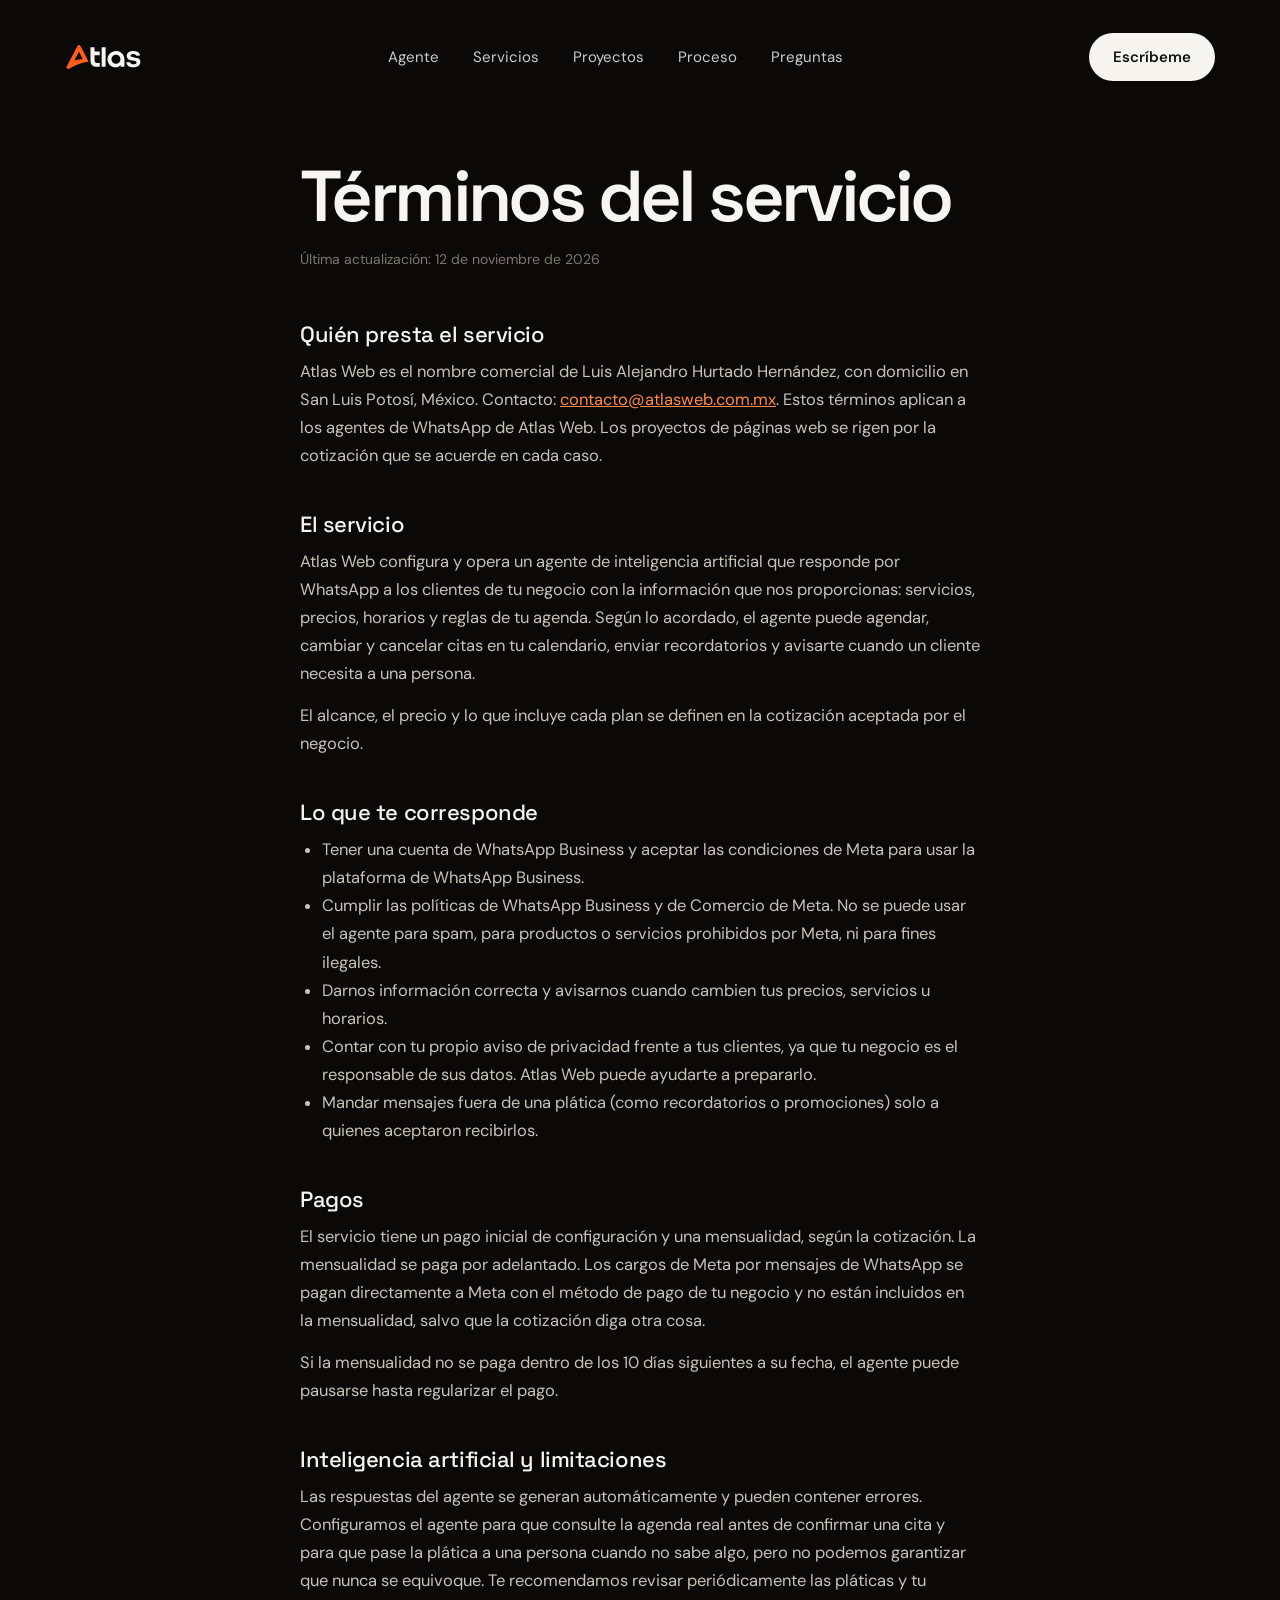
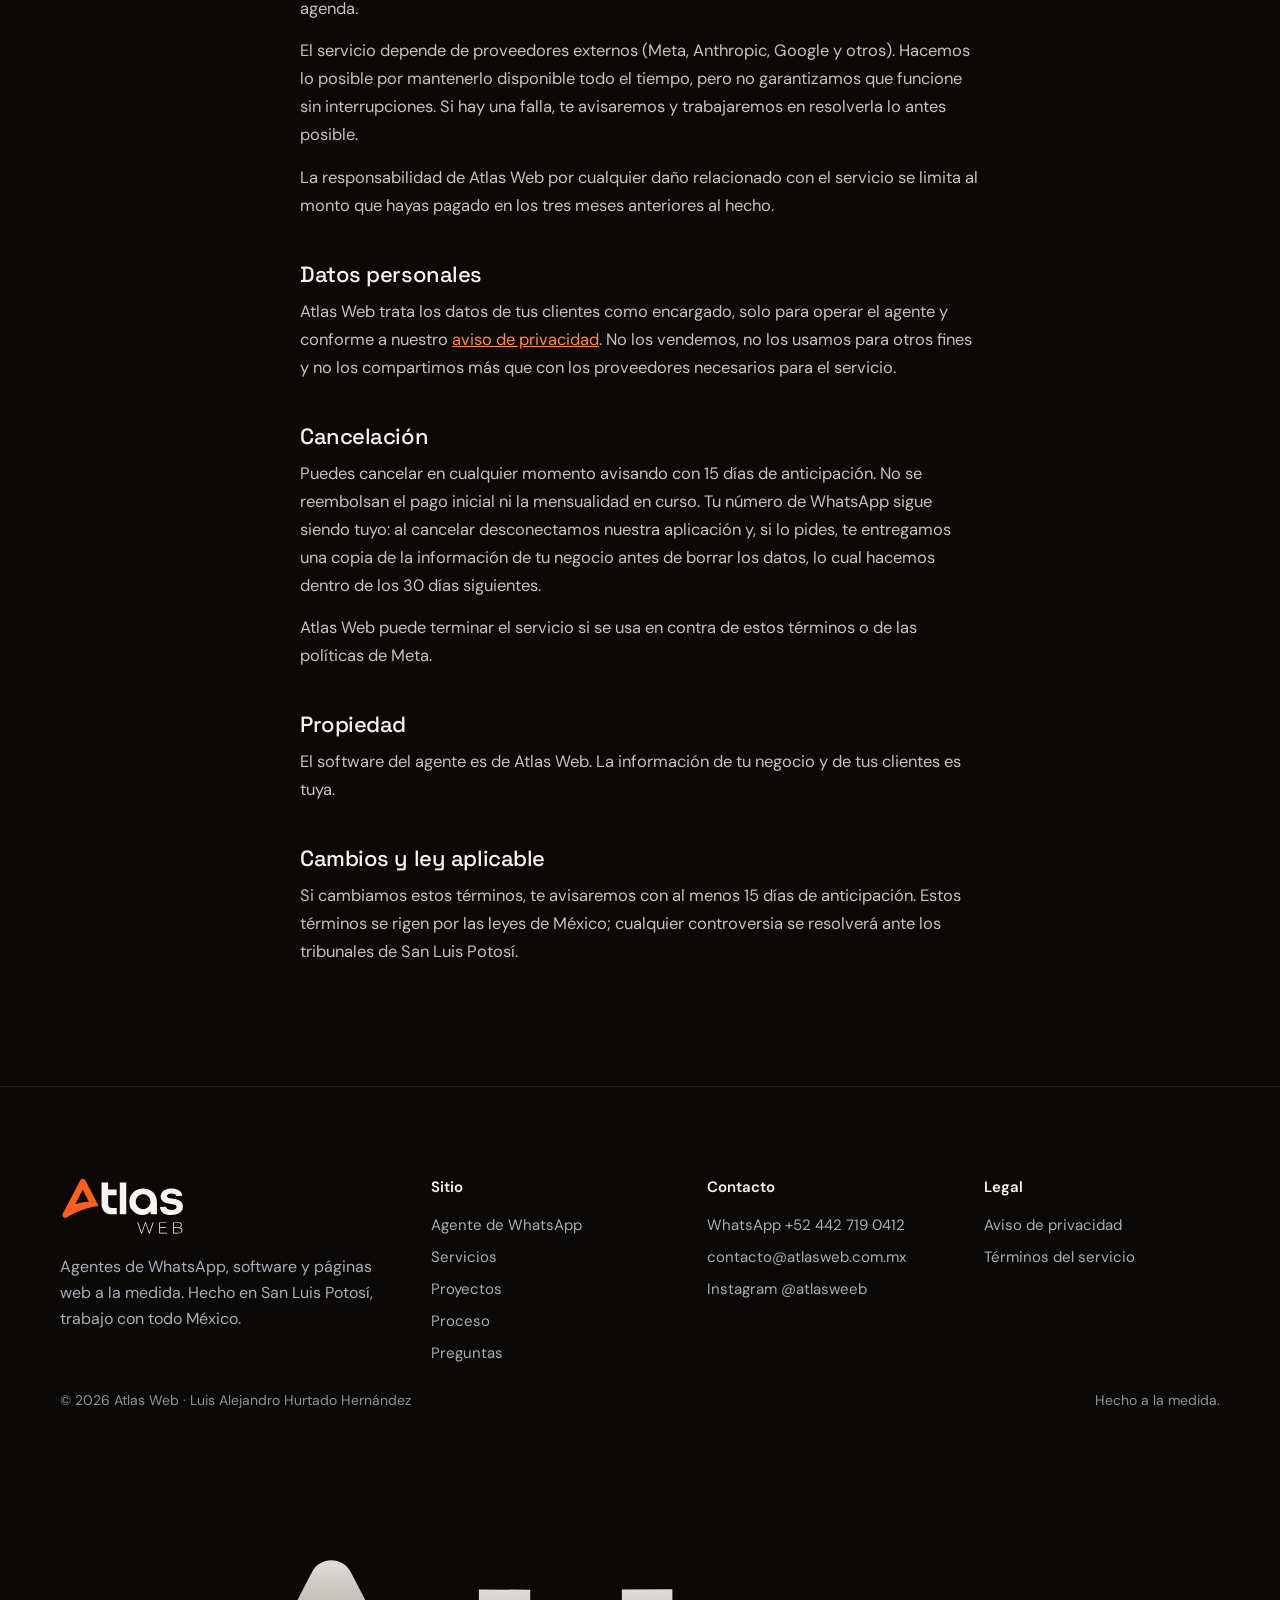
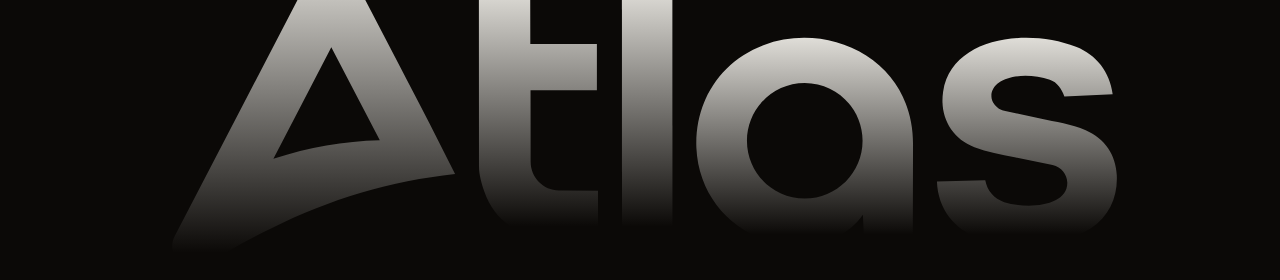
<file: terminos.html>
<!doctype html>
<html lang="es">
<head>
<meta charset="utf-8">
<meta name="viewport" content="width=device-width, initial-scale=1">
<title>Términos del servicio | Atlas Web</title>
<meta name="description" content="Términos del servicio de los agentes de WhatsApp de Atlas Web.">
<meta name="theme-color" content="#0B0907">
<meta property="og:title" content="Términos del servicio | Atlas Web">
<meta property="og:description" content="Sitios diseñados y programados a la medida por Atlas Web.">
<meta property="og:type" content="website">
<link rel="canonical" href="https://atlasweb.com.mx/terminos">
<meta property="og:site_name" content="Atlas Web">
<meta property="og:locale" content="es_MX">
<meta property="og:url" content="https://atlasweb.com.mx/terminos">
<meta property="og:image" content="https://atlasweb.com.mx/og-home.jpg">
<meta property="og:image:width" content="1200">
<meta property="og:image:height" content="630">
<meta property="og:image:alt" content="Proyectos | Atlas Web">
<meta name="twitter:card" content="summary_large_image">
<meta name="twitter:title" content="Términos del servicio | Atlas Web">
<meta name="twitter:description" content="Sitios diseñados y programados a la medida por Atlas Web.">
<meta name="twitter:image" content="https://atlasweb.com.mx/og-home.jpg">
<link rel="icon" href="favicon.svg" type="image/svg+xml">
<link rel="icon" href="favicon-32.png" sizes="32x32" type="image/png">
<link rel="apple-touch-icon" href="apple-touch-icon.png">
<link rel="preconnect" href="https://fonts.googleapis.com">
<link rel="stylesheet" href="https://fonts.googleapis.com/css2?family=DM+Sans:opsz,wght@9..40,400;9..40,500;9..40,600&amp;family=Space+Grotesk:wght@400;500;600;700&amp;family=Instrument+Serif:ital@0;1&amp;display=swap">
<link rel="stylesheet" href="styles.css">

<style>
.legal{padding-top:160px;padding-bottom:120px;max-width:760px}
.legal h1{font-family:'Space Grotesk',sans-serif;font-weight:600;font-size:clamp(40px,6vw,72px);letter-spacing:-.05em;line-height:1;margin:0}
.legal .upd{color:#7D756C;font-size:14px;margin:16px 0 48px}
.legal h2{font-family:'Space Grotesk',sans-serif;font-weight:500;font-size:22px;letter-spacing:-.02em;margin:40px 0 10px}
.legal p{color:#C9C2B8;font-size:16.5px;line-height:1.7;margin:0}
.legal a{color:#FF8A4C}
.legal ul{color:#C9C2B8;font-size:16.5px;line-height:1.7;margin:8px 0 0;padding-left:22px}
.legal p+p,.legal ul+p{margin-top:14px}
.legal strong{color:#F7F5EF;font-weight:500}
</style></head>
<body>
<div class="aw">
<header class="navbar is-scrolled">
<nav class="navin" aria-label="Principal">
<a class="brand" href="/#inicio" aria-label="Atlas Web, inicio"><svg class="logo" viewBox="86 375 900 307" role="img" aria-label="Atlas Web"><path class="lA" d="M 197.2 570.6 L 250.7 467.7 L 295.5 553.4 C 261.9 554.4 230.5 559.6 197.2 570.6 M 320.3 497.3 L 313.6 484.5 L 268.6 398.2 C 261.1 383.7 240.4 383.7 232.9 398.2 L 106.1 641.9 C 96.6 660.1 117.1 679.1 134.5 668.4 C 154.3 656.2 174.3 644.9 195.5 634.7 C 249.2 607.7 305.7 591.1 365 584.6 L 341.3 537.7 Z M 320.3 497.3 "/><path d="M 434.8 573.4 C 434.8 588.1 446.7 599.8 460.7 599.9 L 497 600.2 L 497.1 644.3 L 448.5 644.6 C 422.3 642.4 400.5 625.8 392.1 601.1 C 389.6 593.9 387.1 585.6 387.1 577.6 L 387 414.2 L 434.4 414.5 L 434.5 464.7 L 496 464.7 L 496 507.4 L 434.7 507.4 Z M 434.8 573.4 "/><path d="M 565.7 414.1 L 565.8 644.8 L 519.2 644.8 L 519.1 414.2 Z M 565.7 414.1 "/><path d="M 741.4 554 C 741.4 524.5 717.5 500.6 688 500.6 C 658.5 500.6 634.6 524.5 634.6 554 C 634.6 583.5 658.5 607.4 688 607.4 C 717.5 607.4 741.4 583.5 741.4 554 M 742.8 644.6 L 741.7 622.3 C 728.1 641.3 708.7 648.9 686.6 650 C 633.7 652.6 590.2 613.5 587.9 560.4 C 586.1 518.2 610 480.7 649.8 465.7 C 681.1 454 716.6 457.6 744.7 475.3 C 773.6 493.6 788.1 523.7 788 557.3 L 787.8 644.3 Z M 742.8 644.6 "/><path d="M 952.3 634.7 C 925.5 652.5 880.1 654.1 849.6 644.1 C 826.2 636.5 810.9 616.8 810.1 591.7 L 854.7 590.5 C 856.6 600.4 862.8 607.3 872.2 610.7 C 895.7 617.8 931.1 613.9 930.5 592.5 C 930.3 585.3 925.1 578 916.9 576.3 L 881.9 569.2 C 869.2 566.6 856.4 564.4 844.7 559.9 C 823.1 551.4 812.4 531.4 815.8 508.6 C 823.4 458.2 893.7 449.6 938.5 467.2 C 957.4 474.6 969.7 490.4 972.4 511 L 927.8 513 C 925.2 506 921.3 500.1 914.4 497.7 C 890.8 489.7 860.4 494.7 860.4 512.8 C 860.4 518.6 865.6 524.9 872.1 526.3 L 905.5 533.4 C 919.9 536.5 934.3 538.6 947.5 544.2 C 965.2 551.9 975.4 567.1 976.2 585.9 C 977.1 605.8 969.3 623.4 952.3 634.7 "/></svg></a>
<div class="navlinks">
<a href="/#agente">Agente</a>
<a href="/#servicios">Servicios</a>
<a href="/proyectos">Proyectos</a>
<a href="/#proceso">Proceso</a>
<a href="/#preguntas">Preguntas</a>
</div>
<a class="pill pill-light navcta" href="https://wa.me/524427190412?text=Hola%20Alex%2C%20quiero%20platicar%20de%20un%20proyecto" target="_blank" rel="noopener">Escríbeme</a>
</nav>
</header>
<main class="wrap legal">
<h1>Términos del servicio</h1>
<p class="upd">Última actualización: 12 de noviembre de 2026</p>
<h2>Quién presta el servicio</h2>
<p>Atlas Web es el nombre comercial de Luis Alejandro Hurtado Hernández, con domicilio en San Luis Potosí, México. Contacto: <a href="mailto:contacto@atlasweb.com.mx">contacto@atlasweb.com.mx</a>. Estos términos aplican a los agentes de WhatsApp de Atlas Web. Los proyectos de páginas web se rigen por la cotización que se acuerde en cada caso.</p>
<h2>El servicio</h2>
<p>Atlas Web configura y opera un agente de inteligencia artificial que responde por WhatsApp a los clientes de tu negocio con la información que nos proporcionas: servicios, precios, horarios y reglas de tu agenda. Según lo acordado, el agente puede agendar, cambiar y cancelar citas en tu calendario, enviar recordatorios y avisarte cuando un cliente necesita a una persona.</p>
<p>El alcance, el precio y lo que incluye cada plan se definen en la cotización aceptada por el negocio.</p>
<h2>Lo que te corresponde</h2>
<ul><li>Tener una cuenta de WhatsApp Business y aceptar las condiciones de Meta para usar la plataforma de WhatsApp Business.</li><li>Cumplir las políticas de WhatsApp Business y de Comercio de Meta. No se puede usar el agente para spam, para productos o servicios prohibidos por Meta, ni para fines ilegales.</li><li>Darnos información correcta y avisarnos cuando cambien tus precios, servicios u horarios.</li><li>Contar con tu propio aviso de privacidad frente a tus clientes, ya que tu negocio es el responsable de sus datos. Atlas Web puede ayudarte a prepararlo.</li><li>Mandar mensajes fuera de una plática (como recordatorios o promociones) solo a quienes aceptaron recibirlos.</li></ul>
<h2>Pagos</h2>
<p>El servicio tiene un pago inicial de configuración y una mensualidad, según la cotización. La mensualidad se paga por adelantado. Los cargos de Meta por mensajes de WhatsApp se pagan directamente a Meta con el método de pago de tu negocio y no están incluidos en la mensualidad, salvo que la cotización diga otra cosa.</p>
<p>Si la mensualidad no se paga dentro de los 10 días siguientes a su fecha, el agente puede pausarse hasta regularizar el pago.</p>
<h2>Inteligencia artificial y limitaciones</h2>
<p>Las respuestas del agente se generan automáticamente y pueden contener errores. Configuramos el agente para que consulte la agenda real antes de confirmar una cita y para que pase la plática a una persona cuando no sabe algo, pero no podemos garantizar que nunca se equivoque. Te recomendamos revisar periódicamente las pláticas y tu agenda.</p>
<p>El servicio depende de proveedores externos (Meta, Anthropic, Google y otros). Hacemos lo posible por mantenerlo disponible todo el tiempo, pero no garantizamos que funcione sin interrupciones. Si hay una falla, te avisaremos y trabajaremos en resolverla lo antes posible.</p>
<p>La responsabilidad de Atlas Web por cualquier daño relacionado con el servicio se limita al monto que hayas pagado en los tres meses anteriores al hecho.</p>
<h2>Datos personales</h2>
<p>Atlas Web trata los datos de tus clientes como encargado, solo para operar el agente y conforme a nuestro <a href="/privacidad#agentes">aviso de privacidad</a>. No los vendemos, no los usamos para otros fines y no los compartimos más que con los proveedores necesarios para el servicio.</p>
<h2>Cancelación</h2>
<p>Puedes cancelar en cualquier momento avisando con 15 días de anticipación. No se reembolsan el pago inicial ni la mensualidad en curso. Tu número de WhatsApp sigue siendo tuyo: al cancelar desconectamos nuestra aplicación y, si lo pides, te entregamos una copia de la información de tu negocio antes de borrar los datos, lo cual hacemos dentro de los 30 días siguientes.</p>
<p>Atlas Web puede terminar el servicio si se usa en contra de estos términos o de las políticas de Meta.</p>
<h2>Propiedad</h2>
<p>El software del agente es de Atlas Web. La información de tu negocio y de tus clientes es tuya.</p>
<h2>Cambios y ley aplicable</h2>
<p>Si cambiamos estos términos, te avisaremos con al menos 15 días de anticipación. Estos términos se rigen por las leyes de México; cualquier controversia se resolverá ante los tribunales de San Luis Potosí.</p>
</main>
<footer class="ft">
<div class="wrap">
<div class="ftg">
<div><a class="brand full" href="/#inicio" aria-label="Atlas Web, inicio"><svg class="logo" viewBox="86 375 900 420" role="img" aria-label="Atlas Web"><path class="lA" d="M 197.2 570.6 L 250.7 467.7 L 295.5 553.4 C 261.9 554.4 230.5 559.6 197.2 570.6 M 320.3 497.3 L 313.6 484.5 L 268.6 398.2 C 261.1 383.7 240.4 383.7 232.9 398.2 L 106.1 641.9 C 96.6 660.1 117.1 679.1 134.5 668.4 C 154.3 656.2 174.3 644.9 195.5 634.7 C 249.2 607.7 305.7 591.1 365 584.6 L 341.3 537.7 Z M 320.3 497.3 "/><path d="M 434.8 573.4 C 434.8 588.1 446.7 599.8 460.7 599.9 L 497 600.2 L 497.1 644.3 L 448.5 644.6 C 422.3 642.4 400.5 625.8 392.1 601.1 C 389.6 593.9 387.1 585.6 387.1 577.6 L 387 414.2 L 434.4 414.5 L 434.5 464.7 L 496 464.7 L 496 507.4 L 434.7 507.4 Z M 434.8 573.4 "/><path d="M 565.7 414.1 L 565.8 644.8 L 519.2 644.8 L 519.1 414.2 Z M 565.7 414.1 "/><path d="M 741.4 554 C 741.4 524.5 717.5 500.6 688 500.6 C 658.5 500.6 634.6 524.5 634.6 554 C 634.6 583.5 658.5 607.4 688 607.4 C 717.5 607.4 741.4 583.5 741.4 554 M 742.8 644.6 L 741.7 622.3 C 728.1 641.3 708.7 648.9 686.6 650 C 633.7 652.6 590.2 613.5 587.9 560.4 C 586.1 518.2 610 480.7 649.8 465.7 C 681.1 454 716.6 457.6 744.7 475.3 C 773.6 493.6 788.1 523.7 788 557.3 L 787.8 644.3 Z M 742.8 644.6 "/><path d="M 952.3 634.7 C 925.5 652.5 880.1 654.1 849.6 644.1 C 826.2 636.5 810.9 616.8 810.1 591.7 L 854.7 590.5 C 856.6 600.4 862.8 607.3 872.2 610.7 C 895.7 617.8 931.1 613.9 930.5 592.5 C 930.3 585.3 925.1 578 916.9 576.3 L 881.9 569.2 C 869.2 566.6 856.4 564.4 844.7 559.9 C 823.1 551.4 812.4 531.4 815.8 508.6 C 823.4 458.2 893.7 449.6 938.5 467.2 C 957.4 474.6 969.7 490.4 972.4 511 L 927.8 513 C 925.2 506 921.3 500.1 914.4 497.7 C 890.8 489.7 860.4 494.7 860.4 512.8 C 860.4 518.6 865.6 524.9 872.1 526.3 L 905.5 533.4 C 919.9 536.5 934.3 538.6 947.5 544.2 C 965.2 551.9 975.4 567.1 976.2 585.9 C 977.1 605.8 969.3 623.4 952.3 634.7 "/><path d="M 673.3 783.3 L 645.6 701.8 L 651.9 701.8 L 678.2 779.7 L 675.1 779.7 L 702.2 701.8 L 707.9 701.8 L 734.8 779.7 L 731.8 779.7 L 758.4 701.8 L 764.2 701.8 L 736.6 783.3 L 730.3 783.3 L 704.2 707.9 L 705.7 707.9 L 679.6 783.3 Z M 673.3 783.3 "/><path d="M 809.8 739.3 L 854 739.3 L 854 744.5 L 809.8 744.5 Z M 804.6 783.3 L 804.6 701.8 L 859.1 701.8 L 859.1 707.1 L 810.5 707.1 L 810.5 777.9 L 860.9 777.9 L 860.9 783.3 Z M 804.6 783.3 "/><path d="M 911.8 778.2 L 942.2 778.2 C 950 778.2 956 776.8 960.1 774.2 C 964.2 771.5 966.3 767.2 966.3 761.3 C 966.3 755.5 964.2 751.2 960.1 748.5 C 956 745.8 950 744.5 942.2 744.5 L 911.1 744.5 L 911.1 739.4 L 939.6 739.4 C 946.7 739.4 952.2 738 956.1 735.3 C 959.9 732.6 961.9 728.5 961.9 723.1 C 961.9 717.7 959.9 713.7 956.1 711 C 952.2 708.2 946.7 706.9 939.6 706.9 L 911.8 706.9 Z M 905.8 783.3 L 905.8 701.8 L 939.9 701.8 C 948.6 701.8 955.5 703.5 960.5 707.1 C 965.4 710.7 967.9 715.8 967.9 722.6 C 967.9 727 966.9 730.8 964.8 733.8 C 962.7 736.8 959.8 739.1 956.1 740.6 C 952.4 742.1 948.3 742.9 943.7 742.9 L 945.8 740.5 C 951.4 740.5 956.2 741.4 960.1 743 C 964.1 744.6 967.1 747 969.2 750.1 C 971.2 753.2 972.2 757.1 972.2 761.7 C 972.2 768.6 969.8 773.9 964.8 777.6 C 959.8 781.4 952.3 783.3 942.2 783.3 Z M 905.8 783.3 "/></svg></a><p>Agentes de WhatsApp, software y páginas web a la medida. Hecho en San Luis Potosí, trabajo con todo México.</p></div>
<div class="ftc"><h4>Sitio</h4><a href="/#agente">Agente de WhatsApp</a><a href="/#servicios">Servicios</a><a href="/proyectos">Proyectos</a><a href="/#proceso">Proceso</a><a href="/#preguntas">Preguntas</a></div>
<div class="ftc"><h4>Contacto</h4><a href="https://wa.me/524427190412?text=Hola%20Alex%2C%20quiero%20platicar%20de%20un%20proyecto" target="_blank" rel="noopener">WhatsApp +52 442 719 0412</a><a href="mailto:contacto@atlasweb.com.mx">contacto@atlasweb.com.mx</a><a href="https://instagram.com/atlasweeb" target="_blank" rel="noopener">Instagram @atlasweeb</a></div>
<div class="ftc"><h4>Legal</h4><a href="/privacidad">Aviso de privacidad</a><a href="/terminos">Términos del servicio</a></div>
</div>
<div class="copy"><span>© 2026 Atlas Web · Luis Alejandro Hurtado Hernández</span><span>Hecho a la medida.</span></div>
<div class="mark" aria-hidden="true"><svg viewBox="86 375 900 307"><defs><linearGradient id="mkg" x1="0" y1="0" x2="0" y2="1"><stop offset="0" stop-color="#F7F5EF" stop-opacity=".9"/><stop offset=".95" stop-color="#F7F5EF" stop-opacity="0"/></linearGradient></defs><g fill="url(#mkg)"><path d="M 197.2 570.6 L 250.7 467.7 L 295.5 553.4 C 261.9 554.4 230.5 559.6 197.2 570.6 M 320.3 497.3 L 313.6 484.5 L 268.6 398.2 C 261.1 383.7 240.4 383.7 232.9 398.2 L 106.1 641.9 C 96.6 660.1 117.1 679.1 134.5 668.4 C 154.3 656.2 174.3 644.9 195.5 634.7 C 249.2 607.7 305.7 591.1 365 584.6 L 341.3 537.7 Z M 320.3 497.3 "/><path d="M 434.8 573.4 C 434.8 588.1 446.7 599.8 460.7 599.9 L 497 600.2 L 497.1 644.3 L 448.5 644.6 C 422.3 642.4 400.5 625.8 392.1 601.1 C 389.6 593.9 387.1 585.6 387.1 577.6 L 387 414.2 L 434.4 414.5 L 434.5 464.7 L 496 464.7 L 496 507.4 L 434.7 507.4 Z M 434.8 573.4 "/><path d="M 565.7 414.1 L 565.8 644.8 L 519.2 644.8 L 519.1 414.2 Z M 565.7 414.1 "/><path d="M 741.4 554 C 741.4 524.5 717.5 500.6 688 500.6 C 658.5 500.6 634.6 524.5 634.6 554 C 634.6 583.5 658.5 607.4 688 607.4 C 717.5 607.4 741.4 583.5 741.4 554 M 742.8 644.6 L 741.7 622.3 C 728.1 641.3 708.7 648.9 686.6 650 C 633.7 652.6 590.2 613.5 587.9 560.4 C 586.1 518.2 610 480.7 649.8 465.7 C 681.1 454 716.6 457.6 744.7 475.3 C 773.6 493.6 788.1 523.7 788 557.3 L 787.8 644.3 Z M 742.8 644.6 "/><path d="M 952.3 634.7 C 925.5 652.5 880.1 654.1 849.6 644.1 C 826.2 636.5 810.9 616.8 810.1 591.7 L 854.7 590.5 C 856.6 600.4 862.8 607.3 872.2 610.7 C 895.7 617.8 931.1 613.9 930.5 592.5 C 930.3 585.3 925.1 578 916.9 576.3 L 881.9 569.2 C 869.2 566.6 856.4 564.4 844.7 559.9 C 823.1 551.4 812.4 531.4 815.8 508.6 C 823.4 458.2 893.7 449.6 938.5 467.2 C 957.4 474.6 969.7 490.4 972.4 511 L 927.8 513 C 925.2 506 921.3 500.1 914.4 497.7 C 890.8 489.7 860.4 494.7 860.4 512.8 C 860.4 518.6 865.6 524.9 872.1 526.3 L 905.5 533.4 C 919.9 536.5 934.3 538.6 947.5 544.2 C 965.2 551.9 975.4 567.1 976.2 585.9 C 977.1 605.8 969.3 623.4 952.3 634.7 "/></g></svg></div>
</div>
</footer>
</div>
<script src="main.js" defer></script>
</body>
</html>
</file>
<file: styles.css>
body{margin:0;background:#101216}
a{color:inherit}a:hover{color:inherit}
.aw{font-family:'DM Sans',system-ui,-apple-system,sans-serif;color:#F7F5EF;background:#101216;-webkit-font-smoothing:antialiased;overflow:hidden}
.aw *{box-sizing:border-box}
.aw :focus-visible{outline:2px solid #F4AD32;outline-offset:3px;border-radius:8px}
.sg{font-family:'Space Grotesk',system-ui,sans-serif}
.wrap{max-width:1240px;margin:0 auto;padding:0 40px}

/* ---------- HERO ---------- */
.hero{position:relative;margin:12px;border-radius:32px;min-height:900px;background:#070605;overflow:hidden;display:flex;flex-direction:column;text-align:center}
.hero-img{position:absolute;inset:0;width:100%;height:100%;object-fit:cover;object-position:50% 78%;opacity:0;transform:translateY(80px) scale(1.12);animation:horizon 2.8s cubic-bezier(.16,1,.3,1) .15s forwards}
.hero-shade{position:absolute;inset:0;background:radial-gradient(ellipse 70% 55% at 50% 38%,rgba(7,6,5,.55),rgba(7,6,5,0) 70%),linear-gradient(180deg,rgba(7,6,5,.7) 0%,rgba(7,6,5,0) 30%)}
.hero-dots{position:absolute;inset:0;width:100%;height:100%;-webkit-mask-image:radial-gradient(ellipse 55% 30% at 50% 92%,#000 0%,transparent 80%);mask-image:radial-gradient(ellipse 55% 30% at 50% 92%,#000 0%,transparent 80%);opacity:0;animation:fadeIn 2s ease 1.4s forwards}
.flare{position:absolute;left:50%;top:79%;width:760px;height:180px;margin:-90px 0 0 -380px;border-radius:50%;background:radial-gradient(closest-side,rgba(255,214,140,.75),rgba(244,173,50,.25) 50%,rgba(244,173,50,0));mix-blend-mode:screen;filter:blur(8px);opacity:0;animation:fadeIn 1.6s ease 1.2s forwards,flare 6s ease-in-out 2.8s infinite}
.nav{position:relative;z-index:3;display:flex;align-items:center;justify-content:space-between;gap:24px;padding:28px 40px;max-width:1240px;width:100%;margin:0 auto;text-align:left}
.brand{font-family:'Space Grotesk',sans-serif;font-weight:700;font-size:22px;letter-spacing:-.04em;text-decoration:none;color:#F7F5EF}
.navlinks{display:flex;gap:34px}
.navlinks a{color:#C9CCD2;text-decoration:none;font-size:15px;transition:color .2s}
.navlinks a:hover{color:#F7F5EF}
.pill{display:inline-flex;align-items:center;justify-content:center;gap:10px;min-height:48px;padding:0 24px;border-radius:999px;font-weight:600;font-size:15px;text-decoration:none;border:0;cursor:pointer;font-family:inherit;transition:background .25s,color .25s,transform .25s,box-shadow .25s}
.pill-light{background:#F7F5EF;color:#101216}
.pill-light:hover{background:#FFFFFF;color:#101216}
.pill-amber{background:#F4AD32;color:#101216;min-height:56px;padding:0 30px;font-size:16px;box-shadow:0 0 0 0 rgba(244,173,50,0)}
.pill-amber:hover{background:#FFCB70;color:#101216;box-shadow:0 0 0 8px rgba(244,173,50,.16)}
.pill-dark{background:#191A1D;color:#F7F5EF;min-height:56px;padding:0 30px;font-size:16px}
.pill-dark:hover{background:#2A2C31;color:#F7F5EF}
.hero-body{position:relative;z-index:2;flex:1;display:flex;flex-direction:column;align-items:center;justify-content:center;padding:30px 40px 120px;max-width:1240px;width:100%;margin:0 auto}
.h1{font-family:'Space Grotesk',sans-serif;font-weight:600;font-size:88px;line-height:.98;letter-spacing:-.045em;margin:0}
.serif{font-family:'Instrument Serif',Georgia,serif;font-style:italic;font-weight:400;letter-spacing:-.015em}
.h1 .serif{font-size:1.1em;line-height:.9}
.ln{display:block;overflow:hidden;padding-bottom:.08em;white-space:nowrap}
.ln span.in{display:block;transform:translateY(105%);animation:lineUp 1.1s cubic-bezier(.16,1,.3,1) forwards}
.ln:nth-child(1) span.in{animation-delay:.5s}
.ln:nth-child(2) span.in{animation-delay:.62s}
.ln:nth-child(3) span.in{animation-delay:.74s}
.ln span.in{-webkit-background-clip:text;background-clip:text;color:transparent;-webkit-text-fill-color:transparent}
.ln:nth-child(1) span.in{background-image:linear-gradient(180deg,#F7F5EF 20%,#FFE2CC 100%)}
.ln:nth-child(2) span.in{background-image:linear-gradient(180deg,#FFE2CC 0%,#FF9F63 100%)}
.ln:nth-child(3) span.in{background-image:linear-gradient(180deg,#FF9F63 0%,#FF5F1F 100%)}
.hero-sub{max-width:560px;margin:30px auto 0;font-size:19px;line-height:1.6;color:#C9CCD2;opacity:0;animation:fadeIn 1s ease 1.2s forwards}
.hero-cta{display:flex;flex-wrap:wrap;justify-content:center;align-items:center;gap:28px;margin-top:40px;opacity:0;animation:fadeIn 1s ease 1.35s forwards}
.textlink{color:#F7F5EF;font-weight:500;font-size:16px;text-decoration:underline;text-decoration-color:rgba(247,245,239,.35);text-underline-offset:6px;transition:text-decoration-color .2s}
.textlink:hover{color:#F7F5EF;text-decoration-color:#F4AD32}
.reply{margin-top:22px;font-size:14px;color:#A9ADB6;opacity:0;animation:fadeIn 1s ease 1.5s forwards}
.trust{position:relative;z-index:2;display:flex;flex-wrap:wrap;justify-content:center;align-items:center;gap:16px 44px;padding:0 40px 40px;max-width:1240px;width:100%;margin:0 auto;opacity:0;animation:fadeIn 1.2s ease 1.8s forwards}
.trust p{margin:0;font-size:14px;color:#C9CCD2;width:100%}
.trust span{font-family:'Space Grotesk',sans-serif;font-weight:500;font-size:19px;letter-spacing:-.02em;color:#F7F5EF}


/* ---------- HERO BACKGROUNDS ---------- */
.glass{position:absolute;inset:0;overflow:hidden;opacity:0;animation:fadeIn 2.2s ease .1s forwards}
.blob{position:absolute;border-radius:50%;filter:blur(30px)}
.b1{left:50%;top:70%;width:640px;height:560px;margin:-280px 0 0 -320px;background:radial-gradient(closest-side,rgba(255,226,170,1),rgba(244,173,50,.85) 40%,rgba(169,79,0,.45) 72%,rgba(169,79,0,0));animation:drift1 13s ease-in-out infinite alternate}
.b2{left:30%;top:84%;width:520px;height:420px;margin:-210px 0 0 -260px;background:radial-gradient(closest-side,rgba(200,96,10,.75),rgba(169,79,0,0));animation:drift2 17s ease-in-out infinite alternate}
.b3{left:71%;top:80%;width:460px;height:400px;margin:-200px 0 0 -230px;background:radial-gradient(closest-side,rgba(255,203,112,.6),rgba(244,173,50,0));animation:drift3 15s ease-in-out infinite alternate}
.ribs{position:absolute;inset:0;background:repeating-linear-gradient(90deg,rgba(7,6,5,.62) 0px,rgba(7,6,5,.08) 10px,rgba(255,228,176,.13) 16px,rgba(7,6,5,.18) 22px,rgba(7,6,5,.62) 30px);-webkit-backdrop-filter:blur(16px);backdrop-filter:blur(16px)}
.glass-shade{position:absolute;inset:0;background:linear-gradient(180deg,rgba(7,6,5,.92) 0%,rgba(7,6,5,.55) 35%,rgba(7,6,5,0) 62%,rgba(7,6,5,.35) 100%),radial-gradient(ellipse 85% 70% at 50% 60%,rgba(7,6,5,0) 40%,rgba(7,6,5,.75) 100%)}
.hero-img.orb{object-position:50% 50%;transform-origin:50% 0;animation:orbIn 2.8s cubic-bezier(.16,1,.3,1) .15s forwards}
.orb-shade{position:absolute;inset:0;background:linear-gradient(180deg,rgba(7,6,5,.75) 0%,rgba(7,6,5,.25) 40%,rgba(7,6,5,0) 60%,rgba(7,6,5,.4) 100%)}
.hero-img.aurora{object-position:50% 0%;animation:auroraIn 3s cubic-bezier(.16,1,.3,1) .1s forwards}
.hero--low{min-height:980px}
.hero--low .hero-body{justify-content:flex-end;padding-bottom:70px}
.aurora-shade{position:absolute;inset:0;background:linear-gradient(180deg,rgba(7,6,5,0) 0%,rgba(7,6,5,0) 30%,rgba(7,6,5,.55) 60%,rgba(7,6,5,.85) 100%)}
.hero .hero-sub,.hero .trust p{text-shadow:0 1px 16px rgba(7,6,5,.9)}
.qwrap{position:relative;overflow:hidden}
.qbg{position:absolute;right:0;bottom:0;width:70%;height:100%;object-fit:cover;object-position:100% 100%;-webkit-mask-image:linear-gradient(90deg,transparent 0%,#000 45%),linear-gradient(180deg,transparent 0%,#000 35%);-webkit-mask-composite:source-in;mask-image:linear-gradient(90deg,transparent 0%,#000 45%),linear-gradient(180deg,transparent 0%,#000 35%);mask-composite:intersect;pointer-events:none}
.qwrap .wrap{position:relative;z-index:2}
.cta-bg{position:absolute;inset:0;width:100%;height:100%;object-fit:cover;object-position:50% 60%;transform:scale(1.04);animation:slowpan 24s ease-in-out infinite alternate}
.cta-shade{position:absolute;inset:0;background:linear-gradient(180deg,rgba(7,6,5,.97) 0%,rgba(7,6,5,.85) 32%,rgba(7,6,5,.35) 62%,rgba(7,6,5,.6) 100%)}
@keyframes drift1{from{transform:translate(-90px,10px) scale(1)}to{transform:translate(90px,-30px) scale(1.1)}}
@keyframes drift2{from{transform:translate(40px,0) scale(1.05)}to{transform:translate(-80px,-20px) scale(.92)}}
@keyframes drift3{from{transform:translate(-40px,-10px)}to{transform:translate(70px,20px) scale(1.08)}}
@keyframes orbIn{from{opacity:0;transform:translateY(90px) scale(1.14)}to{opacity:1;transform:translateY(30px) scale(1.04)}}
@keyframes auroraIn{from{opacity:0;transform:translateY(-60px) scale(1.08)}to{opacity:1;transform:none}}
@keyframes slowpan{from{transform:scale(1.04) translateX(-1.5%)}to{transform:scale(1.1) translateX(1.5%)}}


/* ---------- AURORA EN CÓDIGO ---------- */
.sky{position:absolute;inset:0;overflow:hidden}
.haze{position:absolute;left:60%;top:-60px;width:2000px;height:620px;margin-left:-900px;border-radius:50%;background:radial-gradient(closest-side,rgba(244,173,50,.38),rgba(169,79,0,.16) 50%,rgba(169,79,0,.05) 78%,rgba(169,79,0,0));opacity:0;animation:fadeIn 2.4s ease .6s forwards,breathe 7s ease-in-out 3s infinite}
.rise,.rise2{position:absolute;inset:0;opacity:0;rotate:-3.5deg;transform-origin:50% 0;transform:translateY(170px);animation:dawn 1.9s cubic-bezier(.2,.9,.25,1) .1s forwards,swell 7s ease-in-out 2s infinite alternate}
.sky .grain2{position:absolute;inset:0;width:100%;height:100%;opacity:.3;mix-blend-mode:overlay;pointer-events:none}
.planet{position:absolute;left:58%;top:20px;width:3100px;height:3100px;margin-left:-1550px;border-radius:50%;background:radial-gradient(circle closest-side,rgba(7,6,5,1) 0px,rgba(7,6,5,1.000) 1120.0px,rgba(7,6,4,1.000) 1125.0px,rgba(7,6,4,1.000) 1130.0px,rgba(7,6,4,1.000) 1135.0px,rgba(8,6,4,1.000) 1140.0px,rgba(9,6,4,1.000) 1145.0px,rgba(10,6,4,1.000) 1150.0px,rgba(11,7,4,1.000) 1155.0px,rgba(12,7,4,1.000) 1160.0px,rgba(14,7,4,1.000) 1165.0px,rgba(15,8,4,1.000) 1170.0px,rgba(17,8,4,1.000) 1175.0px,rgba(18,9,4,1.000) 1180.0px,rgba(19,9,4,1.000) 1185.0px,rgba(21,9,4,1.000) 1190.0px,rgba(22,10,4,1.000) 1195.0px,rgba(24,10,4,1.000) 1200.0px,rgba(25,10,4,1.000) 1205.0px,rgba(26,11,4,1.000) 1210.0px,rgba(27,11,4,1.000) 1215.0px,rgba(28,11,4,1.000) 1220.0px,rgba(29,11,4,1.000) 1225.0px,rgba(29,11,4,1.000) 1230.0px,rgba(29,11,4,1.000) 1235.0px,rgba(30,12,4,1.000) 1240.0px,rgba(30,12,4,1.000) 1245.0px,rgba(33,13,4,1.000) 1250.0px,rgba(36,14,4,1.000) 1255.0px,rgba(40,16,4,1.000) 1260.0px,rgba(45,18,5,1.000) 1265.0px,rgba(51,20,5,1.000) 1270.0px,rgba(56,22,6,1.000) 1275.0px,rgba(62,24,6,1.000) 1280.0px,rgba(67,26,7,1.000) 1285.0px,rgba(71,28,7,1.000) 1290.0px,rgba(74,29,7,1.000) 1295.0px,rgba(77,30,7,1.000) 1300.0px,rgba(78,31,8,1.000) 1305.0px,rgba(81,32,8,1.000) 1310.4px,rgba(92,36,8,1.000) 1315.9px,rgba(106,41,9,1.000) 1321.3px,rgba(121,47,10,1.000) 1326.7px,rgba(135,52,11,1.000) 1332.1px,rgba(146,56,11,1.000) 1337.6px,rgba(150,58,12,1.000) 1343.0px,rgba(156,63,13,1.000) 1348.2px,rgba(172,75,18,1.000) 1353.4px,rgba(191,90,23,1.000) 1358.6px,rgba(207,102,28,1.000) 1363.8px,rgba(214,108,30,1.000) 1369.0px,rgba(218,117,33,1.000) 1374.0px,rgba(229,139,40,1.000) 1379.0px,rgba(239,160,46,1.000) 1384.0px,rgba(244,170,50,1.000) 1389.0px,rgba(246,183,81,1.000) 1394.7px,rgba(252,208,138,1.000) 1400.3px,rgba(255,222,170,1.000) 1406.0px,rgba(255,220,166,0.966) 1411.0px,rgba(255,216,159,0.890) 1416.0px,rgba(255,211,151,0.814) 1421.0px,rgba(255,210,148,0.780) 1426.0px,rgba(254,207,140,0.747) 1431.3px,rgba(252,200,122,0.666) 1436.7px,rgba(249,191,99,0.560) 1442.0px,rgba(246,182,75,0.454) 1447.3px,rgba(244,175,57,0.373) 1452.7px,rgba(244,173,50,0.340) 1458.0px,rgba(242,170,48,0.332) 1463.0px,rgba(238,163,44,0.312) 1468.0px,rgba(232,153,39,0.283) 1473.0px,rgba(225,140,33,0.248) 1478.0px,rgba(218,128,26,0.212) 1483.0px,rgba(211,115,20,0.177) 1488.0px,rgba(205,105,15,0.148) 1493.0px,rgba(201,98,11,0.128) 1498.0px,rgba(200,96,10,0.120) 1503.0px,rgba(193,92,9,0.116) 1508.2px,rgba(175,84,9,0.105) 1513.4px,rgba(149,72,8,0.089) 1518.7px,rgba(119,58,7,0.070) 1523.9px,rgba(87,43,7,0.050) 1529.1px,rgba(57,29,6,0.031) 1534.3px,rgba(31,17,5,0.015) 1539.6px,rgba(13,9,5,0.004) 1544.8px,rgba(7,6,5,0.000) 1550px)}
.planet2{position:absolute;left:58%;top:20px;width:3100px;height:3100px;margin-left:-1550px;border-radius:50%;background:radial-gradient(circle closest-side,rgba(7,6,5,1) 0px,rgba(7,6,5,1.000) 1120.0px,rgba(7,6,4,1.000) 1125.0px,rgba(7,6,4,1.000) 1130.0px,rgba(8,6,4,1.000) 1135.0px,rgba(9,6,4,1.000) 1140.0px,rgba(10,6,4,1.000) 1145.0px,rgba(11,6,4,1.000) 1150.0px,rgba(12,6,4,1.000) 1155.0px,rgba(14,7,4,1.000) 1160.0px,rgba(16,7,4,1.000) 1165.0px,rgba(17,7,4,1.000) 1170.0px,rgba(19,7,4,1.000) 1175.0px,rgba(21,8,4,1.000) 1180.0px,rgba(23,8,4,1.000) 1185.0px,rgba(25,8,4,1.000) 1190.0px,rgba(26,8,4,1.000) 1195.0px,rgba(28,8,4,1.000) 1200.0px,rgba(30,9,4,1.000) 1205.0px,rgba(31,9,4,1.000) 1210.0px,rgba(32,9,4,1.000) 1215.0px,rgba(33,9,4,1.000) 1220.0px,rgba(34,9,4,1.000) 1225.0px,rgba(35,9,4,1.000) 1230.0px,rgba(35,9,4,1.000) 1235.0px,rgba(36,10,4,1.000) 1240.0px,rgba(37,10,4,1.000) 1245.0px,rgba(40,11,4,1.000) 1250.0px,rgba(44,12,4,1.000) 1255.0px,rgba(50,14,4,1.000) 1260.0px,rgba(57,16,5,1.000) 1265.0px,rgba(64,18,5,1.000) 1270.0px,rgba(71,21,6,1.000) 1275.0px,rgba(78,23,6,1.000) 1280.0px,rgba(85,25,7,1.000) 1285.0px,rgba(91,27,7,1.000) 1290.0px,rgba(95,28,7,1.000) 1295.0px,rgba(98,29,7,1.000) 1300.0px,rgba(100,30,8,1.000) 1305.0px,rgba(104,31,8,1.000) 1310.4px,rgba(115,35,9,1.000) 1315.9px,rgba(130,40,10,1.000) 1321.3px,rgba(147,45,11,1.000) 1326.7px,rgba(162,50,12,1.000) 1332.1px,rgba(173,54,13,1.000) 1337.6px,rgba(178,56,14,1.000) 1343.0px,rgba(183,60,16,1.000) 1348.2px,rgba(197,72,21,1.000) 1353.4px,rgba(212,87,26,1.000) 1358.6px,rgba(226,99,31,1.000) 1363.8px,rgba(232,104,34,1.000) 1369.0px,rgba(234,111,37,1.000) 1374.0px,rgba(239,127,45,1.000) 1379.0px,rgba(243,142,52,1.000) 1384.0px,rgba(246,150,56,1.000) 1389.0px,rgba(248,164,82,1.000) 1394.7px,rgba(252,190,133,1.000) 1400.3px,rgba(255,205,160,1.000) 1406.0px,rgba(255,202,156,0.961) 1411.0px,rgba(255,197,150,0.875) 1416.0px,rgba(255,192,143,0.789) 1421.0px,rgba(255,190,140,0.750) 1426.0px,rgba(253,185,133,0.718) 1431.3px,rgba(250,174,116,0.639) 1436.7px,rgba(245,160,95,0.535) 1442.0px,rgba(240,145,73,0.431) 1447.3px,rgba(237,134,56,0.352) 1452.7px,rgba(236,130,50,0.320) 1458.0px,rgba(234,127,48,0.313) 1463.0px,rgba(228,122,44,0.295) 1468.0px,rgba(221,114,39,0.268) 1473.0px,rgba(212,104,33,0.237) 1478.0px,rgba(203,95,26,0.203) 1483.0px,rgba(194,85,20,0.172) 1488.0px,rgba(187,77,15,0.145) 1493.0px,rgba(181,72,11,0.127) 1498.0px,rgba(180,70,10,0.120) 1503.0px,rgba(174,67,9,0.116) 1508.2px,rgba(158,61,9,0.105) 1513.4px,rgba(135,53,8,0.089) 1518.7px,rgba(107,43,7,0.070) 1523.9px,rgba(79,32,7,0.050) 1529.1px,rgba(51,22,6,0.031) 1534.3px,rgba(28,14,5,0.015) 1539.6px,rgba(12,8,5,0.004) 1544.8px,rgba(7,6,5,0.000) 1550px);opacity:0;animation:warm 7s ease-in-out 1.6s infinite}
.rimglow{position:absolute;left:58%;top:20px;width:3100px;height:3100px;margin-left:-1550px;border-radius:50%;background:radial-gradient(circle closest-side,rgba(7,6,5,1) 0px,rgba(7,6,5,0.000) 1300.0px,rgba(9,8,6,0.008) 1305.0px,rgba(17,13,9,0.030) 1310.0px,rgba(29,22,14,0.065) 1315.0px,rgba(45,34,21,0.109) 1320.0px,rgba(64,48,29,0.162) 1325.0px,rgba(85,64,38,0.221) 1330.0px,rgba(107,80,47,0.285) 1335.0px,rgba(131,98,57,0.350) 1340.0px,rgba(154,115,67,0.415) 1345.0px,rgba(176,131,76,0.479) 1350.0px,rgba(197,147,85,0.538) 1355.0px,rgba(216,161,93,0.591) 1360.0px,rgba(232,173,100,0.635) 1365.0px,rgba(244,182,105,0.670) 1370.0px,rgba(252,187,108,0.692) 1375.0px,rgba(255,190,110,0.700) 1380.0px,rgba(255,197,125,0.723) 1386.0px,rgba(255,215,160,0.775) 1392.0px,rgba(255,232,194,0.827) 1398.0px,rgba(255,240,210,0.850) 1404.0px,rgba(255,237,203,0.814) 1409.2px,rgba(255,230,188,0.727) 1414.4px,rgba(255,223,171,0.623) 1419.6px,rgba(255,216,156,0.536) 1424.8px,rgba(255,214,150,0.500) 1430.0px,rgba(254,212,145,0.487) 1435.0px,rgba(253,207,134,0.453) 1440.0px,rgba(251,201,118,0.405) 1445.0px,rgba(249,193,100,0.350) 1450.0px,rgba(247,185,81,0.295) 1455.0px,rgba(245,179,65,0.247) 1460.0px,rgba(244,174,54,0.213) 1465.0px,rgba(244,173,50,0.200) 1470.0px,rgba(240,170,49,0.197) 1475.0px,rgba(230,163,47,0.189) 1480.0px,rgba(216,153,44,0.176) 1485.0px,rgba(197,139,41,0.160) 1490.0px,rgba(174,124,36,0.142) 1495.0px,rgba(150,107,32,0.121) 1500.0px,rgba(125,89,27,0.100) 1505.0px,rgba(100,71,22,0.079) 1510.0px,rgba(76,54,18,0.058) 1515.0px,rgba(53,39,13,0.040) 1520.0px,rgba(34,25,10,0.024) 1525.0px,rgba(20,15,7,0.011) 1530.0px,rgba(10,8,5,0.003) 1535.0px,rgba(7,6,5,0.000) 1540px);opacity:0;animation:ignite 1.6s ease-out .9s both,pulse 4.5s ease-in-out 2.5s infinite}
.orbit{position:absolute;left:58%;top:175px;width:2790px;height:2790px;margin-left:-1395px;border-radius:50%;animation:travel 6s cubic-bezier(.45,0,.55,1) 1.3s infinite}
.spark2{display:none}
.spark{position:absolute;inset:-120px;border-radius:0;background:conic-gradient(from -26deg at 50% 50%,rgba(255,250,238,0.005) 0.00deg,rgba(255,250,238,0.007) 0.87deg,rgba(255,250,238,0.010) 1.73deg,rgba(255,250,238,0.014) 2.60deg,rgba(255,250,238,0.019) 3.47deg,rgba(255,250,238,0.026) 4.33deg,rgba(255,250,238,0.034) 5.20deg,rgba(255,250,238,0.045) 6.07deg,rgba(255,250,238,0.058) 6.93deg,rgba(255,250,238,0.075) 7.80deg,rgba(255,250,238,0.096) 8.67deg,rgba(255,250,238,0.120) 9.53deg,rgba(255,250,238,0.149) 10.40deg,rgba(255,250,238,0.183) 11.27deg,rgba(255,250,238,0.223) 12.13deg,rgba(255,250,238,0.267) 13.00deg,rgba(255,250,238,0.317) 13.87deg,rgba(255,250,238,0.371) 14.73deg,rgba(255,250,238,0.430) 15.60deg,rgba(255,250,238,0.492) 16.47deg,rgba(255,250,238,0.556) 17.33deg,rgba(255,250,238,0.622) 18.20deg,rgba(255,250,238,0.687) 19.07deg,rgba(255,250,238,0.750) 19.93deg,rgba(255,250,238,0.810) 20.80deg,rgba(255,250,238,0.864) 21.67deg,rgba(255,250,238,0.910) 22.53deg,rgba(255,250,238,0.949) 23.40deg,rgba(255,250,238,0.977) 24.27deg,rgba(255,250,238,0.994) 25.13deg,rgba(255,250,238,1.000) 26.00deg,rgba(255,250,238,0.994) 26.87deg,rgba(255,250,238,0.977) 27.73deg,rgba(255,250,238,0.949) 28.60deg,rgba(255,250,238,0.910) 29.47deg,rgba(255,250,238,0.864) 30.33deg,rgba(255,250,238,0.810) 31.20deg,rgba(255,250,238,0.750) 32.07deg,rgba(255,250,238,0.687) 32.93deg,rgba(255,250,238,0.622) 33.80deg,rgba(255,250,238,0.556) 34.67deg,rgba(255,250,238,0.492) 35.53deg,rgba(255,250,238,0.430) 36.40deg,rgba(255,250,238,0.371) 37.27deg,rgba(255,250,238,0.317) 38.13deg,rgba(255,250,238,0.267) 39.00deg,rgba(255,250,238,0.223) 39.87deg,rgba(255,250,238,0.183) 40.73deg,rgba(255,250,238,0.149) 41.60deg,rgba(255,250,238,0.120) 42.47deg,rgba(255,250,238,0.096) 43.33deg,rgba(255,250,238,0.075) 44.20deg,rgba(255,250,238,0.058) 45.07deg,rgba(255,250,238,0.045) 45.93deg,rgba(255,250,238,0.034) 46.80deg,rgba(255,250,238,0.026) 47.67deg,rgba(255,250,238,0.019) 48.53deg,rgba(255,250,238,0.014) 49.40deg,rgba(255,250,238,0.010) 50.27deg,rgba(255,250,238,0.007) 51.13deg,rgba(255,250,238,0.005) 52.00deg,rgba(255,250,238,0) 360deg);-webkit-mask:radial-gradient(circle at 50% 50%,rgba(0,0,0,0) 1286px,rgba(0,0,0,0.008) 1290.0px,rgba(0,0,0,0.012) 1295.0px,rgba(0,0,0,0.019) 1300.0px,rgba(0,0,0,0.029) 1305.0px,rgba(0,0,0,0.044) 1310.0px,rgba(0,0,0,0.064) 1315.0px,rgba(0,0,0,0.091) 1320.0px,rgba(0,0,0,0.127) 1325.0px,rgba(0,0,0,0.172) 1330.0px,rgba(0,0,0,0.228) 1335.0px,rgba(0,0,0,0.295) 1340.0px,rgba(0,0,0,0.372) 1345.0px,rgba(0,0,0,0.458) 1350.0px,rgba(0,0,0,0.550) 1355.0px,rgba(0,0,0,0.644) 1360.0px,rgba(0,0,0,0.737) 1365.0px,rgba(0,0,0,0.823) 1370.0px,rgba(0,0,0,0.896) 1375.0px,rgba(0,0,0,0.952) 1380.0px,rgba(0,0,0,0.988) 1385.0px,rgba(0,0,0,1.000) 1390.0px,rgba(0,0,0,0.988) 1395.0px,rgba(0,0,0,0.952) 1400.0px,rgba(0,0,0,0.896) 1405.0px,rgba(0,0,0,0.823) 1410.0px,rgba(0,0,0,0.737) 1415.0px,rgba(0,0,0,0.644) 1420.0px,rgba(0,0,0,0.550) 1425.0px,rgba(0,0,0,0.458) 1430.0px,rgba(0,0,0,0.372) 1435.0px,rgba(0,0,0,0.295) 1440.0px,rgba(0,0,0,0.228) 1445.0px,rgba(0,0,0,0.172) 1450.0px,rgba(0,0,0,0.127) 1455.0px,rgba(0,0,0,0.091) 1460.0px,rgba(0,0,0,0.064) 1465.0px,rgba(0,0,0,0.044) 1470.0px,rgba(0,0,0,0.029) 1475.0px,rgba(0,0,0,0.019) 1480.0px,rgba(0,0,0,0.012) 1485.0px,rgba(0,0,0,0.008) 1490.0px,rgba(0,0,0,0) 1494px);mask:radial-gradient(circle at 50% 50%,rgba(0,0,0,0) 1286px,rgba(0,0,0,0.008) 1290.0px,rgba(0,0,0,0.012) 1295.0px,rgba(0,0,0,0.019) 1300.0px,rgba(0,0,0,0.029) 1305.0px,rgba(0,0,0,0.044) 1310.0px,rgba(0,0,0,0.064) 1315.0px,rgba(0,0,0,0.091) 1320.0px,rgba(0,0,0,0.127) 1325.0px,rgba(0,0,0,0.172) 1330.0px,rgba(0,0,0,0.228) 1335.0px,rgba(0,0,0,0.295) 1340.0px,rgba(0,0,0,0.372) 1345.0px,rgba(0,0,0,0.458) 1350.0px,rgba(0,0,0,0.550) 1355.0px,rgba(0,0,0,0.644) 1360.0px,rgba(0,0,0,0.737) 1365.0px,rgba(0,0,0,0.823) 1370.0px,rgba(0,0,0,0.896) 1375.0px,rgba(0,0,0,0.952) 1380.0px,rgba(0,0,0,0.988) 1385.0px,rgba(0,0,0,1.000) 1390.0px,rgba(0,0,0,0.988) 1395.0px,rgba(0,0,0,0.952) 1400.0px,rgba(0,0,0,0.896) 1405.0px,rgba(0,0,0,0.823) 1410.0px,rgba(0,0,0,0.737) 1415.0px,rgba(0,0,0,0.644) 1420.0px,rgba(0,0,0,0.550) 1425.0px,rgba(0,0,0,0.458) 1430.0px,rgba(0,0,0,0.372) 1435.0px,rgba(0,0,0,0.295) 1440.0px,rgba(0,0,0,0.228) 1445.0px,rgba(0,0,0,0.172) 1450.0px,rgba(0,0,0,0.127) 1455.0px,rgba(0,0,0,0.091) 1460.0px,rgba(0,0,0,0.064) 1465.0px,rgba(0,0,0,0.044) 1470.0px,rgba(0,0,0,0.029) 1475.0px,rgba(0,0,0,0.019) 1480.0px,rgba(0,0,0,0.012) 1485.0px,rgba(0,0,0,0.008) 1490.0px,rgba(0,0,0,0) 1494px);mix-blend-mode:screen;opacity:0;animation:sparkfade 6s ease-in-out 1.3s infinite}
.sky-shade{position:absolute;inset:0;background:linear-gradient(180deg,rgba(7,6,5,.0) 0%,rgba(7,6,5,0) 40%,rgba(7,6,5,.5) 100%)}
@keyframes dawn{0%{opacity:0;transform:translateY(170px)}60%{opacity:1}100%{opacity:.88;transform:none}}
@keyframes ignite{0%{opacity:0}25%{opacity:1}100%{opacity:0}}
@keyframes dawn2{to{opacity:1;transform:none}}
@keyframes breathe{0%,100%{opacity:1}50%{opacity:.65}}
@keyframes pulse{0%,100%{opacity:0}50%{opacity:1}}
@keyframes warm{0%,100%{opacity:0}50%{opacity:.85}}
@keyframes swell{from{translate:0 0}to{translate:0 -24px}}
@keyframes travel{0%{transform:rotate(-26deg)}100%{transform:rotate(26deg)}}
@keyframes sparkfade{0%{opacity:0}10%{opacity:1}90%{opacity:1}100%{opacity:0}}
@media (max-width:1080px){.rise,.rise2{transform-origin:50% 0;scale:.62}.haze{width:1100px;margin-left:-550px}}


/* ---------- BOTÓN PRINCIPAL ---------- */
@property --ang{syntax:'<angle>';inherits:false;initial-value:0deg}
.pill-amber,.pill-dark{position:relative;min-height:54px;padding:0 30px;font-size:16px;font-weight:600;letter-spacing:-.005em;box-shadow:none;transition:background .25s ease,color .25s ease}
.pill-amber{color:#1F0A02;background:#FF5F1F}
.pill-amber::after{content:'';position:absolute;inset:-2px;border-radius:999px;z-index:-1;background:conic-gradient(from var(--ang),rgba(255,95,31,0) 0deg,rgba(255,140,80,.85) 60deg,rgba(255,95,31,0) 130deg,rgba(255,95,31,0) 360deg);filter:blur(8px);opacity:.8;animation:spinang 4s linear infinite;pointer-events:none}
.pill-amber:hover{color:#1F0A02;background:#FF7638}
.pill-dark{color:#F7F5EF;background:#191A1D}
.pill-dark:hover{color:#F7F5EF;background:#2A2C31}
@keyframes spinang{to{--ang:360deg}}
.ln span.in{padding-bottom:.14em;margin-bottom:-.14em}


/* ---------- MENÚ PÍLDORA ---------- */
.navbar{position:fixed;top:14px;left:0;right:0;z-index:50;display:flex;justify-content:center;padding:0 24px;pointer-events:none}
.navin{pointer-events:auto;width:100%;max-width:1240px;display:flex;align-items:center;justify-content:space-between;gap:24px;padding:18px 40px;border-radius:999px;background:rgba(21,18,15,0);border:1px solid rgba(247,245,239,0);box-shadow:0 0 0 rgba(0,0,0,0);transition:max-width .7s cubic-bezier(.16,1,.3,1),padding .7s cubic-bezier(.16,1,.3,1),background-color .45s ease,border-color .45s ease,box-shadow .45s ease}
.navin .navlinks{gap:34px;transition:gap .7s cubic-bezier(.16,1,.3,1)}
.navin .navcta{transition:min-height .5s ease,padding .5s ease,background .25s}
.navbar.is-scrolled .navin{max-width:760px;padding:7px 7px 7px 26px;background:rgba(21,18,15,.96);border-color:rgba(247,245,239,.10);box-shadow:0 20px 44px -20px rgba(0,0,0,.85)}
.navbar.is-scrolled .navlinks{gap:26px}
.navbar.is-scrolled .navcta{min-height:40px;padding:0 18px}
.navbar.is-scrolled .brand{font-size:19px}
.brand{transition:font-size .5s ease}
.navspace{height:96px;flex:none}
@media (max-width:1080px){.navbar.is-scrolled .navin{max-width:420px}}


/* ---------- LLAMARADAS (WebGL) ---------- */
.rise2{mix-blend-mode:screen;animation:dawn2 1.9s cubic-bezier(.2,.9,.25,1) .1s forwards,swell 7s ease-in-out 2s infinite alternate}
.flares{position:absolute;inset:0;width:100%;height:100%;pointer-events:none;opacity:0;animation:fadeIn 2.4s ease 1.6s forwards}
@media (max-width:1080px){.flares{left:-31%;width:162%}}
@media (max-width:600px){
.hero{margin:0;border-radius:0 0 30px 30px}
.cta{margin:12px 0 0;border-radius:30px}
}

/* ---------- LIGHT SECTIONS ---------- */
.light{background:#F7F5EF;color:#191A1D}
.light .muted{color:#5C5F66}
.sec{padding:140px 0}
.h2{font-family:'Space Grotesk',sans-serif;font-weight:600;font-size:60px;line-height:1.02;letter-spacing:-.04em;margin:0}
.split{display:grid;grid-template-columns:1.15fr 1fr;gap:80px;align-items:start}
.pains{display:flex;flex-direction:column;gap:36px;padding-top:12px}
.pains h3{font-family:'Space Grotesk',sans-serif;font-weight:600;font-size:24px;letter-spacing:-.02em;margin:0 0 8px}
.pains p{margin:0;font-size:17px;line-height:1.6}

.sv-head{display:flex;justify-content:space-between;align-items:flex-end;gap:40px;flex-wrap:wrap}
.sv-head p{max-width:400px;margin:0;font-size:17px;line-height:1.6}
.sv-grid{display:grid;grid-template-columns:repeat(2,minmax(0,1fr));gap:24px;margin-top:64px}
.tile{display:flex;flex-direction:column;gap:26px}
.tile figure{margin:0;border-radius:28px;overflow:hidden;height:440px;position:relative}
.tile figure img{width:100%;height:100%;object-fit:cover;display:block;transition:transform 1.2s cubic-bezier(.16,1,.3,1)}
.tile:hover figure img{transform:scale(1.04)}
.tile h3{font-family:'Space Grotesk',sans-serif;font-weight:600;font-size:30px;letter-spacing:-.03em;margin:0 0 10px}
.tile p{margin:0;font-size:17px;line-height:1.6;max-width:500px}
.sv-row{display:grid;grid-template-columns:1fr 1.6fr;gap:24px;margin-top:24px}
.mt{border-radius:22px;border:1px solid rgba(25,26,29,.12);padding:40px;display:flex;flex-direction:column;justify-content:space-between;gap:30px}
.mt h3,.sys h3{font-family:'Space Grotesk',sans-serif;font-weight:600;font-size:28px;letter-spacing:-.03em;margin:0 0 12px}
.mt p,.sys p{margin:0;font-size:17px;line-height:1.6}
.sys{border-radius:28px;background:#191A1D;color:#F7F5EF;padding:48px;position:relative;overflow:hidden}
.sys p{color:#C9CCD2;max-width:560px}
.sys .textlink{display:inline-block;margin-top:28px}
.sys .ex{font-size:15px;color:#8E929B;margin-top:18px}


.pb-head{max-width:820px}
.scenes{display:grid;grid-template-columns:repeat(3,minmax(0,1fr));gap:24px;margin-top:64px}
.scene{display:flex;flex-direction:column;gap:24px}
.stage{position:relative;height:300px;border-radius:24px;background:#ECE8DF;overflow:hidden;display:flex;align-items:center;justify-content:center;padding:28px}
.ui{width:100%;border-radius:14px;background:#FFFFFF;box-shadow:0 1px 0 rgba(25,26,29,.04),0 20px 40px -24px rgba(25,26,29,.35);font-size:13px;color:#191A1D;text-align:left}
.srch{display:flex;align-items:center;gap:10px;padding:12px 14px;border-bottom:1px solid #EFECE6}
.srch svg{flex:none;color:#8E929B}
.typing{border-right:2px solid #191A1D;white-space:nowrap;overflow:hidden;animation:caret 1s steps(1) infinite}
.res{padding:10px 14px;display:flex;flex-direction:column;gap:10px}
.r{display:flex;justify-content:space-between;gap:10px;align-items:center}
.r b{font-weight:600;font-size:13px}
.r small{color:#8E929B;font-size:12px}
.stars{color:#E2A21F;font-size:12px;letter-spacing:1px}
.miss{margin:2px 14px 14px;padding:10px 12px;border-radius:10px;border:1.5px dashed #D3CEC4;color:#8E929B;font-size:12.5px;text-align:center}
.old{background:#E9E9E9;border-radius:6px;overflow:hidden;font-family:'Times New Roman',serif}
.old .ttl{background:#3B5998;color:#fff;padding:8px 12px;font-size:15px;font-weight:700}
.old .bd{padding:14px 12px;display:flex;flex-direction:column;gap:10px;align-items:center}
.spin{width:30px;height:30px;border-radius:50%;border:3px solid #CFCFCF;border-top-color:#7A7A7A;animation:spin 1s linear infinite}
.prog{width:100%;height:8px;background:#D4D4D4;border-radius:2px;overflow:hidden}
.prog i{display:block;height:100%;width:12%;background:#8A8A8A;animation:stuck 4s ease-in-out infinite}
.old p{margin:0;font-size:12px;color:#555}
.chat .top{display:flex;justify-content:space-between;align-items:center;padding:12px 14px;border-bottom:1px solid #EFECE6;font-weight:600}
.chat .top small{font-weight:400;color:#8E929B}
.empty{padding:34px 14px;display:flex;flex-direction:column;align-items:center;gap:10px;color:#8E929B}
.empty svg{color:#C9C4BA}
.visits{display:flex;justify-content:space-between;padding:12px 14px;border-top:1px solid #EFECE6;font-size:12.5px}
.visits b{font-family:'Space Grotesk',sans-serif;font-size:18px;color:#191A1D;display:block}
.scene h3{font-family:'Space Grotesk',sans-serif;font-weight:600;font-size:24px;letter-spacing:-.02em;margin:0 0 8px}
.scene p{margin:0;font-size:17px;line-height:1.6}
.notif{position:absolute;left:24px;right:24px;top:24px;display:flex;gap:12px;align-items:center;padding:14px 16px;border-radius:16px;background:rgba(255,255,255,.92);backdrop-filter:blur(10px);-webkit-backdrop-filter:blur(10px);box-shadow:0 20px 40px -20px rgba(25,26,29,.45);color:#191A1D;font-size:14px;text-align:left;opacity:0;transform:translateY(-24px) scale(.96);transition:opacity .4s,transform .6s cubic-bezier(.16,1,.3,1)}
.notif b{display:block;font-size:13px}
.notif small{color:#5C5F66}
.wa{width:36px;height:36px;border-radius:10px;background:#F4AD32;display:grid;place-items:center;flex:none;color:#101216}
.tile:hover .notif{opacity:1;transform:none}
.place{position:absolute;right:24px;bottom:24px;width:250px;padding:16px;border-radius:16px;background:rgba(255,255,255,.94);box-shadow:0 20px 40px -20px rgba(25,26,29,.45);color:#191A1D;text-align:left;opacity:0;transform:translateY(20px) scale(.96);transition:opacity .4s,transform .6s cubic-bezier(.16,1,.3,1)}
.place b{display:block;font-family:'Space Grotesk',sans-serif;font-size:17px}
.place small{display:block;color:#5C5F66;font-size:13px;margin-top:4px}
.open{color:#1E7A4C;font-weight:600}
.tile:hover .place{opacity:1;transform:none}

/* ---------- PROJECTS (dark) ---------- */
.dark{background:#101216;color:#F7F5EF}
.pj-head{display:flex;justify-content:space-between;align-items:flex-end;gap:40px;flex-wrap:wrap;margin-bottom:56px}
.rows{border-top:1px solid rgba(247,245,239,.12)}
.row{position:relative;display:grid;grid-template-columns:minmax(0,1fr) minmax(0,1fr) 240px;gap:40px;align-items:center;padding:36px 0;border-bottom:1px solid rgba(247,245,239,.12);text-decoration:none;color:#F7F5EF}
.row:hover{color:#F7F5EF}
.row h3{font-family:'Space Grotesk',sans-serif;font-weight:500;font-size:56px;letter-spacing:-.045em;line-height:1;margin:0;transition:transform .5s cubic-bezier(.16,1,.3,1),color .3s}
.row:hover h3{transform:translateX(16px);color:#FFCB70}
.row .meta{font-size:16px;line-height:1.55;color:#A9ADB6}
.row .meta b{display:block;font-weight:500;color:#F7F5EF;margin-bottom:4px}
.kind{font-size:14px;color:#8E929B;text-align:right}
.peek{position:absolute;right:-24px;top:50%;width:260px;height:165px;margin-top:-82px;border-radius:16px;background:#1B2027;border:1px solid rgba(247,245,239,.14);box-shadow:0 30px 60px -20px rgba(0,0,0,.8);display:grid;place-items:center;font-size:14px;color:#8E929B;opacity:0;transform:translateY(16px) rotate(-3deg) scale(.94);transition:opacity .35s,transform .5s cubic-bezier(.16,1,.3,1);pointer-events:none;z-index:2}
.row:hover .peek{opacity:1;transform:translateY(0) rotate(-3deg) scale(1)}
.all{margin-top:40px}

.wrap.quote{padding-top:150px;padding-bottom:140px}
.qt{font-family:'Space Grotesk',sans-serif;font-weight:500;font-size:46px;line-height:1.18;letter-spacing:-.035em;margin:0;max-width:1000px;text-wrap:pretty}
.who{margin-top:40px;font-size:16px;color:#A9ADB6}
.who b{color:#F7F5EF;font-weight:600}

/* ---------- PROCESS ---------- */
.steps{display:grid;grid-template-columns:repeat(4,minmax(0,1fr));gap:40px;margin-top:72px}
.step{border-top:2px solid #191A1D;padding-top:26px}
.step .n{font-family:'Space Grotesk',sans-serif;font-weight:600;font-size:15px;color:#A94F00}
.step h3{font-family:'Space Grotesk',sans-serif;font-weight:600;font-size:26px;letter-spacing:-.03em;margin:14px 0 10px}
.step p{margin:0;font-size:16px;line-height:1.6}

.inv{display:grid;grid-template-columns:1.15fr 1fr;gap:80px;align-items:end;padding-top:120px;margin-top:120px;border-top:1px solid rgba(25,26,29,.12)}
.inv p{margin:0 0 28px;font-size:18px;line-height:1.6}

/* ---------- FAQ ---------- */
.faqgrid{display:grid;grid-template-columns:.8fr 1.2fr;gap:80px;align-items:start}
.faq{display:flex;flex-direction:column;border-top:1px solid rgba(25,26,29,.14)}
.fq{border-bottom:1px solid rgba(25,26,29,.14)}
.fqb{width:100%;display:flex;justify-content:space-between;align-items:center;gap:24px;padding:26px 0;background:none;border:0;color:#191A1D;font-family:'Space Grotesk',sans-serif;font-size:21px;font-weight:500;letter-spacing:-.02em;text-align:left;cursor:pointer;min-height:44px}
.pm{position:relative;width:16px;height:16px;flex:none}
.pm::before,.pm::after{content:'';position:absolute;left:0;top:7px;width:16px;height:2px;background:#191A1D;transition:transform .35s cubic-bezier(.16,1,.3,1)}
.pm::after{transform:rotate(90deg)}
.fq.op .pm::after{transform:rotate(0deg)}
.fqa{margin:0;padding:0 40px 28px 0;font-size:17px;line-height:1.65;color:#5C5F66;animation:fadeIn .35s ease}

/* ---------- CTA ---------- */
.cta{position:relative;margin:12px;border-radius:32px;overflow:hidden;background:#0A0807;min-height:900px;text-align:center}
.field{position:absolute;inset:0;width:100%;height:100%;-webkit-mask-image:radial-gradient(ellipse 75% 65% at 50% 78%,#000 0%,rgba(0,0,0,.6) 45%,transparent 85%);mask-image:radial-gradient(ellipse 75% 65% at 50% 78%,#000 0%,rgba(0,0,0,.6) 45%,transparent 85%)}
.sweep{position:absolute;inset:-20%;background:linear-gradient(115deg,rgba(7,6,5,.2) 38%,rgba(255,203,112,.10) 50%,rgba(7,6,5,.2) 62%);background-size:300% 100%;animation:sweep 9s linear infinite}
.cta-glow{position:absolute;left:50%;top:30%;width:1000px;height:460px;margin:-230px 0 0 -500px;background:radial-gradient(closest-side,rgba(7,6,5,.85),rgba(7,6,5,0))}
.cta-in{position:relative;z-index:2;padding:130px 40px 90px;max-width:1160px;margin:0 auto}
.cta h2{font-family:'Space Grotesk',sans-serif;font-weight:600;font-size:96px;line-height:.97;letter-spacing:-.05em;margin:0}
.cta .sub{font-size:19px;line-height:1.6;color:#C9CCD2;max-width:520px;margin:26px auto 0}
.cta .pill-amber{margin-top:38px}
.form{display:grid;grid-template-columns:repeat(2,minmax(0,1fr));gap:14px;text-align:left;margin:150px auto 0;max-width:760px;padding:30px;border-radius:24px;background:rgba(10,8,7,.62);border:1px solid rgba(247,245,239,.12);backdrop-filter:blur(18px);-webkit-backdrop-filter:blur(18px)}
.form .lead{grid-column:1/-1;margin:0 0 6px;font-family:'Space Grotesk',sans-serif;font-size:20px;font-weight:500;letter-spacing:-.02em}
.fld{display:flex;flex-direction:column;gap:8px}
.fld label{font-size:14px;color:#C9CCD2}
.fld input,.fld textarea{width:100%;min-height:52px;border-radius:12px;border:1px solid rgba(247,245,239,.16);background:rgba(16,18,22,.7);color:#F7F5EF;padding:14px 16px;font-family:inherit;font-size:16px;outline:none;transition:border-color .2s}
.fld textarea{min-height:110px;resize:vertical}
.fld input:focus,.fld textarea:focus{border-color:#F4AD32}
.full{grid-column:1/-1}
.sent{grid-column:1/-1;padding:24px;text-align:center;font-size:17px;color:#F7F5EF}

/* ---------- FOOTER ---------- */
.ft{padding:90px 0 0;background:#101216}
.ftg{display:grid;grid-template-columns:1.4fr repeat(3,minmax(0,1fr));gap:40px}
.ftg p{margin:14px 0 0;color:#A9ADB6;line-height:1.6;max-width:320px}
.ftc{display:flex;flex-direction:column;gap:12px}
.ftc h4{margin:0 0 6px;font-size:15px;font-weight:600;color:#F7F5EF}
.ftc a{color:#A9ADB6;text-decoration:none;font-size:15px}
.ftc a:hover{color:#F7F5EF}
.mark{font-family:'Space Grotesk',sans-serif;font-weight:700;font-size:250px;letter-spacing:-.07em;line-height:.72;margin:110px 0 -38px;text-align:center;color:#F7F5EF;white-space:nowrap;user-select:none}
.copy{display:flex;justify-content:space-between;gap:16px;flex-wrap:wrap;padding:28px 0;color:#8E929B;font-size:14px}

@keyframes horizon{to{transform:none;opacity:1}}
@keyframes flare{0%,100%{opacity:1;transform:scaleX(1)}50%{opacity:.6;transform:scaleX(.85)}}
@keyframes caret{50%{border-color:transparent}}
@keyframes spin{to{transform:rotate(360deg)}}
@keyframes stuck{0%{width:6%}60%{width:14%}100%{width:12%}}
@keyframes sweep{from{background-position:100% 0}to{background-position:-50% 0}}
@keyframes lineUp{to{transform:translateY(0)}}
@keyframes fadeIn{from{opacity:0}to{opacity:1}}
@media (prefers-reduced-motion: reduce){.aw *{animation-duration:.01ms!important;animation-delay:0s!important;animation-iteration-count:1!important;transition:none!important}}

@media (max-width:1080px){
.navlinks{display:none}
.h1{font-size:60px}
.kind{text-align:left}
.hero{min-height:760px}
.split,.faqgrid,.inv{grid-template-columns:1fr;gap:40px}
.scenes{grid-template-columns:1fr}
.ln{white-space:normal}
.sv-grid,.sv-row{grid-template-columns:1fr}
.tile figure{height:320px}
.steps{grid-template-columns:repeat(2,minmax(0,1fr))}
.row{grid-template-columns:1fr;gap:12px}
.row h3{font-size:42px}
.peek{display:none}
.h2{font-size:44px}
.qt{font-size:32px}
.cta h2{font-size:60px}
.mark{font-size:120px;margin-bottom:-16px}
.ftg{grid-template-columns:1fr 1fr}
.sec{padding:100px 0}
}
@media (max-width:600px){
.wrap,.nav,.hero-body,.trust{padding-left:22px;padding-right:22px}
.h1{font-size:46px}
.hero-sub{font-size:17px}
.steps{grid-template-columns:1fr}
.form{grid-template-columns:1fr;padding:22px;margin-top:90px}
.cta h2{font-size:46px}
.mark{font-size:80px;margin-bottom:-10px}
.mt,.sys{padding:30px}
.navcta{display:none}
}

/* ---------- TEMA CONTINUO ---------- */
body{background:#0B0907}
.aw{background:#0B0907;color:#F7F5EF}
.hero{background:#080605;box-shadow:0 0 0 1px rgba(255,214,170,.05)}
.light,.dark,.ft{background:transparent;color:#F7F5EF}
.light .muted,.dark .muted{color:#A8A097}
.sec{position:relative;isolation:isolate}
.glow-l::before,.glow-r::before{content:'';position:absolute;z-index:-1;width:900px;height:700px;border-radius:50%;pointer-events:none;background:radial-gradient(closest-side,rgba(244,140,50,.16),rgba(200,90,20,.06) 55%,rgba(11,9,7,0));}
.glow-l::before{left:-380px;top:-120px}
.glow-r::before{right:-380px;top:80px}
.stage{background:#15110E;box-shadow:inset 0 0 0 1px rgba(255,220,180,.07)}
.tile figure img{filter:brightness(.78) saturate(1.1) sepia(.12)}
.tile figure::after{content:"";position:absolute;inset:0;pointer-events:none;background:radial-gradient(ellipse 85% 80% at 50% 45%,rgba(11,9,7,0) 50%,rgba(11,9,7,.55) 100%),linear-gradient(180deg,rgba(11,9,7,0) 60%,rgba(11,9,7,.45) 100%);border-radius:inherit}
.tile figure .notif,.tile figure .place{z-index:2}
.mt{border-color:rgba(255,220,180,.12);background:#120E0B}
.sys{background:radial-gradient(520px 300px at 100% 100%,rgba(255,95,31,.18),rgba(255,95,31,0) 70%),#15110E;box-shadow:inset 0 0 0 1px rgba(255,220,180,.08)}
.sys .ex{color:#8F877E}
.rows{border-top-color:rgba(255,220,180,.10)}
.row{border-bottom-color:rgba(255,220,180,.10)}
.qbg{-webkit-mask-image:radial-gradient(ellipse 45% 42% at 80% 52%,#000 0%,transparent 100%);mask-image:radial-gradient(ellipse 45% 42% at 80% 52%,#000 0%,transparent 100%);-webkit-mask-composite:initial;mask-composite:initial}
.step{border-top:1px solid rgba(255,220,180,.16);position:relative}
.step::before{content:'';position:absolute;left:0;top:-1px;width:56px;height:2px;background:#FF5F1F}
.step .n{color:#FF8A4C}
.inv{border-top-color:rgba(255,220,180,.10)}
.faq{border-top-color:rgba(255,220,180,.12)}
.fq{border-bottom-color:rgba(255,220,180,.12)}
.fqb{color:#F7F5EF}
.pm::before,.pm::after{background:#F7F5EF}
.fq.op .pm::before,.fq.op .pm::after{background:#FF8A4C}
.fqa{color:#A8A097}
.cta{background:#080605}
.ft{border-top:1px solid rgba(255,220,180,.08)}
.mark{background:linear-gradient(180deg,rgba(247,245,239,.9),rgba(247,245,239,.0) 95%);-webkit-background-clip:text;background-clip:text;color:transparent}

/* ---------- EXPERIENCIA DE SCROLL ---------- */
[data-sc]{--p:0}
.statement{max-width:1000px;font-size:72px;line-height:1.02}
.statement .w{display:inline-block;opacity:calc(.14 + .86 * clamp(0, (var(--p) * (var(--n) + 2) - var(--i)), 1));transform:translateY(calc((1 - clamp(0, (var(--p) * (var(--n) + 2) - var(--i)), 1)) * 14px));filter:blur(calc((1 - clamp(0, (var(--p) * (var(--n) + 2) - var(--i)), 1)) * 4px))}
.scenes .scene{opacity:clamp(0, calc(var(--p) * 3 - var(--k)), 1);transform:translateY(calc((1 - clamp(0, calc(var(--p) * 3 - var(--k)), 1)) * 50px))}
.scenes .scene:nth-child(1){--k:0}.scenes .scene:nth-child(2){--k:.5}.scenes .scene:nth-child(3){--k:1}
.sv-grid .tile figure img{transform:translateY(calc((var(--p) - .5) * -60px)) scale(1.12)}
.sv-grid .tile:hover figure img{transform:translateY(calc((var(--p) - .5) * -60px)) scale(1.16)}
.proc{position:relative;padding-top:72px}
.proc .steps{margin-top:0}
.proc-rail{position:absolute;left:0;right:0;top:71px;height:2px;background:rgba(255,220,180,.10);border-radius:2px;overflow:hidden}
.proc-rail i{display:block;height:100%;width:calc(var(--p) * 100%);background:linear-gradient(90deg,#F4AD32,#FF5F1F);box-shadow:0 0 18px rgba(255,95,31,.8)}
.proc .step{border-top-color:transparent;opacity:calc(.3 + .7 * clamp(0, (var(--p) * 4.4 - var(--i)), 1));transition:none}
.proc .step::before{display:none}
.rows .row{opacity:clamp(0, calc(var(--p) * 5 - var(--i)), 1);transform:translateX(calc((1 - clamp(0, calc(var(--p) * 5 - var(--i)), 1)) * -60px))}
.cta{background:#080605}
.sunrise{position:absolute;inset:0;overflow:hidden;pointer-events:none}
.sun{position:absolute;left:44%;width:3100px;height:3100px;margin-left:-1550px;border-radius:50%;top:calc(360px + (1 - var(--p)) * 560px);rotate:2.5deg;opacity:calc(.25 + .6 * var(--p));background:radial-gradient(circle closest-side,rgba(7,6,5,1) 0px,rgba(7,6,5,1.000) 1120.0px,rgba(7,6,4,1.000) 1125.0px,rgba(7,6,4,1.000) 1130.0px,rgba(7,6,4,1.000) 1135.0px,rgba(8,6,4,1.000) 1140.0px,rgba(9,6,4,1.000) 1145.0px,rgba(10,6,4,1.000) 1150.0px,rgba(11,7,4,1.000) 1155.0px,rgba(12,7,4,1.000) 1160.0px,rgba(14,7,4,1.000) 1165.0px,rgba(15,8,4,1.000) 1170.0px,rgba(17,8,4,1.000) 1175.0px,rgba(18,9,4,1.000) 1180.0px,rgba(19,9,4,1.000) 1185.0px,rgba(21,9,4,1.000) 1190.0px,rgba(22,10,4,1.000) 1195.0px,rgba(24,10,4,1.000) 1200.0px,rgba(25,10,4,1.000) 1205.0px,rgba(26,11,4,1.000) 1210.0px,rgba(27,11,4,1.000) 1215.0px,rgba(28,11,4,1.000) 1220.0px,rgba(29,11,4,1.000) 1225.0px,rgba(29,11,4,1.000) 1230.0px,rgba(29,11,4,1.000) 1235.0px,rgba(30,12,4,1.000) 1240.0px,rgba(30,12,4,1.000) 1245.0px,rgba(33,13,4,1.000) 1250.0px,rgba(36,14,4,1.000) 1255.0px,rgba(40,16,4,1.000) 1260.0px,rgba(45,18,5,1.000) 1265.0px,rgba(51,20,5,1.000) 1270.0px,rgba(56,22,6,1.000) 1275.0px,rgba(62,24,6,1.000) 1280.0px,rgba(67,26,7,1.000) 1285.0px,rgba(71,28,7,1.000) 1290.0px,rgba(74,29,7,1.000) 1295.0px,rgba(77,30,7,1.000) 1300.0px,rgba(78,31,8,1.000) 1305.0px,rgba(81,32,8,1.000) 1310.4px,rgba(92,36,8,1.000) 1315.9px,rgba(106,41,9,1.000) 1321.3px,rgba(121,47,10,1.000) 1326.7px,rgba(135,52,11,1.000) 1332.1px,rgba(146,56,11,1.000) 1337.6px,rgba(150,58,12,1.000) 1343.0px,rgba(156,63,13,1.000) 1348.2px,rgba(172,75,18,1.000) 1353.4px,rgba(191,90,23,1.000) 1358.6px,rgba(207,102,28,1.000) 1363.8px,rgba(214,108,30,1.000) 1369.0px,rgba(218,117,33,1.000) 1374.0px,rgba(229,139,40,1.000) 1379.0px,rgba(239,160,46,1.000) 1384.0px,rgba(244,170,50,1.000) 1389.0px,rgba(246,183,81,1.000) 1394.7px,rgba(252,208,138,1.000) 1400.3px,rgba(255,222,170,1.000) 1406.0px,rgba(255,220,166,0.966) 1411.0px,rgba(255,216,159,0.890) 1416.0px,rgba(255,211,151,0.814) 1421.0px,rgba(255,210,148,0.780) 1426.0px,rgba(254,207,140,0.747) 1431.3px,rgba(252,200,122,0.666) 1436.7px,rgba(249,191,99,0.560) 1442.0px,rgba(246,182,75,0.454) 1447.3px,rgba(244,175,57,0.373) 1452.7px,rgba(244,173,50,0.340) 1458.0px,rgba(242,170,48,0.332) 1463.0px,rgba(238,163,44,0.312) 1468.0px,rgba(232,153,39,0.283) 1473.0px,rgba(225,140,33,0.248) 1478.0px,rgba(218,128,26,0.212) 1483.0px,rgba(211,115,20,0.177) 1488.0px,rgba(205,105,15,0.148) 1493.0px,rgba(201,98,11,0.128) 1498.0px,rgba(200,96,10,0.120) 1503.0px,rgba(193,92,9,0.116) 1508.2px,rgba(175,84,9,0.105) 1513.4px,rgba(149,72,8,0.089) 1518.7px,rgba(119,58,7,0.070) 1523.9px,rgba(87,43,7,0.050) 1529.1px,rgba(57,29,6,0.031) 1534.3px,rgba(31,17,5,0.015) 1539.6px,rgba(13,9,5,0.004) 1544.8px,rgba(7,6,5,0.000) 1550px)}
.sun-haze{position:absolute;left:44%;width:1800px;height:600px;margin-left:-900px;top:calc(220px + (1 - var(--p)) * 560px);border-radius:50%;background:radial-gradient(closest-side,rgba(244,140,50,.30),rgba(200,90,20,.10) 55%,rgba(8,6,5,0));opacity:var(--p)}
.cta .form{background:rgba(8,6,5,.55)}
@media (max-width:1080px){.statement{font-size:44px}.sun{scale:.6;transform-origin:50% 0}.proc-rail{display:none}}
@media (prefers-reduced-motion: reduce){[data-sc]{--p:1!important}}

/* ---------- CIERRE: SEÑAL ---------- */
.sunrise,.sun,.sun-haze{display:none}
.cta-in{position:static}
.cta .cta-in>*{position:relative;z-index:2}
.signal{position:relative;display:inline-block;margin-top:38px}
.signal .pill-amber{margin-top:0;position:relative;z-index:2}
.rings{position:absolute;left:50%;top:50%;width:0;height:0;z-index:0;pointer-events:none;opacity:calc(.25 + .75 * var(--p))}
.ring{position:absolute;left:0;top:0;width:1300px;height:1300px;margin:-650px 0 0 -650px;border-radius:50%;border:1px solid rgba(255,170,100,.55);box-shadow:0 0 24px rgba(255,95,31,.35),inset 0 0 24px rgba(255,95,31,.18);transform:scale(.04);opacity:0;animation:signal 6s cubic-bezier(.2,.6,.3,1) var(--d) infinite}
.rings::before{content:'';position:absolute;left:-360px;top:-200px;width:720px;height:400px;border-radius:50%;background:radial-gradient(closest-side,rgba(255,95,31,.28),rgba(255,95,31,0));}
.cta-floor{position:absolute;left:0;right:0;bottom:0;height:60%;pointer-events:none;background:radial-gradient(ellipse 60% 70% at 50% 100%,rgba(255,95,31,.14),rgba(8,6,5,0) 70%)}
@keyframes signal{0%{transform:scale(.04);opacity:0}8%{opacity:.9}100%{transform:scale(1);opacity:0}}
@media (prefers-reduced-motion: reduce){.ring{animation:none;opacity:.25}.ring:nth-child(1){transform:scale(.2)}.ring:nth-child(2){transform:scale(.4)}.ring:nth-child(3){transform:scale(.6)}}
/* menú en celular: píldora compacta con botón */
@media (max-width:600px){
.navcta{display:inline-flex!important}
.navin{padding:14px 18px}
.navbar.is-scrolled .navin{max-width:100%;padding:6px 6px 6px 20px}
.navbar.is-scrolled .navcta{min-height:38px;padding:0 16px;font-size:14px}
}

/* ---------- CIERRE: MENSAJES LLEGANDO ---------- */
.chat-sky{position:absolute;left:0;right:0;top:0;height:640px;pointer-events:none;z-index:1;opacity:calc(.2 + .8 * var(--p))}
.msg{position:absolute;left:var(--x);top:var(--y);display:flex;align-items:flex-end;gap:10px;max-width:260px;padding:11px 14px;border-radius:16px 16px 16px 4px;background:rgba(30,24,19,.82);border:1px solid rgba(255,220,180,.10);box-shadow:0 18px 40px -18px rgba(0,0,0,.9);color:#EDE6DC;font-size:14px;line-height:1.35;text-align:left;opacity:0;animation:msgLife 9s cubic-bezier(.2,.7,.3,1) var(--d) infinite}
.msg small{font-size:11px;color:#8F877E;white-space:nowrap}
.msg.out{border-radius:16px 16px 4px 16px;background:rgba(255,95,31,.92);border-color:rgba(255,170,110,.4);color:#1F0A02}
.msg.out small{color:rgba(31,10,2,.65)}
.msg.z2{scale:.82;filter:blur(1.2px)}
.msg.z3{scale:.66;filter:blur(3px)}
.msg.z3,.msg.z2{animation-name:msgLifeFar}
@keyframes msgLife{0%{opacity:0;transform:translateY(26px) scale(.92)}8%{opacity:1;transform:translateY(0) scale(1)}70%{opacity:1;transform:translateY(-26px)}100%{opacity:0;transform:translateY(-46px)}}
@keyframes msgLifeFar{0%{opacity:0;transform:translateY(20px)}10%{opacity:.6}70%{opacity:.6;transform:translateY(-20px)}100%{opacity:0;transform:translateY(-36px)}}
.cta-floor{background:radial-gradient(ellipse 55% 60% at 50% 100%,rgba(255,95,31,.16),rgba(8,6,5,0) 70%)}
@media (max-width:1080px){.msg.z3{display:none}.msg{max-width:200px;font-size:12.5px}}
@media (max-width:600px){.msg.z2,.msg.z3{display:none}.cta .cta-in{padding-top:200px}.chat-sky{height:200px}.msg{max-width:230px}.msg:nth-child(1){left:5%;top:36px}.msg:nth-child(3){left:auto;right:5%;top:112px}}
@media (prefers-reduced-motion: reduce){.msg{animation:none;opacity:.85}}

/* ---------- PROBLEMA: RECORRIDO ---------- */
.journey{position:relative;gap:48px;margin-top:80px;padding-top:44px}
.jline{position:absolute;left:0;right:0;top:7px;height:2px;pointer-events:none}
.jline i{position:absolute;left:0;top:0;height:2px;width:calc(min(var(--p) * 1.25, 1) * 70%);background:linear-gradient(90deg,rgba(244,173,50,.9),rgba(255,95,31,.8));box-shadow:0 0 14px rgba(255,95,31,.55)}
.jline b{position:absolute;left:70%;top:0;width:30%;height:2px;background:repeating-linear-gradient(90deg,rgba(255,138,76,.55) 0 8px,transparent 8px 16px);-webkit-mask-image:linear-gradient(90deg,#000,transparent);mask-image:linear-gradient(90deg,#000,transparent);opacity:clamp(0,calc(var(--p) * 2 - 1),1)}
.journey .scene{position:relative;gap:18px}
.jnode{position:absolute;top:-44px;left:0;width:16px;height:16px;border-radius:50%;background:#0B0907;border:2px solid #FF8A4C;box-shadow:0 0 0 6px rgba(11,9,7,1),0 0 16px rgba(255,95,31,.5)}
.journey .scene:nth-child(4) .jnode{border-color:rgba(255,138,76,.35);box-shadow:0 0 0 6px rgba(11,9,7,1)}
.jstep{margin:0;font-size:14px;font-weight:500;color:#FF8A4C;letter-spacing:.01em}
.journey .stage{background:none;box-shadow:none;padding:0;height:auto;min-height:0;justify-content:flex-start;align-items:flex-start}
.journey .scene{transform:none!important}
.journey .ui{min-height:228px;display:flex;flex-direction:column}
.journey .old .bd{flex:1;justify-content:center}
.journey .chat .empty{flex:1;justify-content:center}
.journey .srch+.res{flex:0}
.journey .scenes,.journey{align-items:start}
.journey .ui{background:#14100D;border:1px solid rgba(255,220,180,.09);box-shadow:0 30px 60px -30px rgba(0,0,0,.9);color:#D9D2C8;border-radius:16px}
.journey .srch,.journey .chat .top,.journey .visits{border-color:rgba(255,220,180,.08)}
.journey .srch svg{color:#7D756C}
.journey .typing{border-right-color:#FF8A4C}
.journey .r b{color:#E9E2D8}
.journey .r small,.journey .chat .top small{color:#7D756C}
.journey .stars{color:#B98A3E}
.journey .miss{border-color:rgba(255,138,76,.45);color:#FF8A4C;background:rgba(255,95,31,.06)}
.journey .old{background:#191512;font-family:'Times New Roman',serif;filter:grayscale(1) contrast(.9)}
.journey .old .ttl{background:#2A2622;color:#9A928A}
.journey .old p{color:#8A837B}
.journey .spin{border-color:#3A3430;border-top-color:#8A837B}
.journey .prog{background:#2A2622}.journey .prog i{background:#6F6861}
.journey .empty{color:#7D756C}.journey .empty svg{color:#4A433D}
.journey .visits b{color:#E9E2D8}
.journey .visits div:last-child b{color:#FF8A4C}
.journey .scene h3{margin-top:4px}
@media (max-width:1080px){.journey{padding-top:0;padding-left:34px;gap:56px}.jline{left:7px;right:auto;top:0;bottom:0;width:2px;height:auto}.jline i{width:2px;height:calc(min(var(--p) * 1.25, 1) * 70%)}.jline b{left:0;top:70%;width:2px;height:30%;background:repeating-linear-gradient(180deg,rgba(255,138,76,.55) 0 8px,transparent 8px 16px);-webkit-mask-image:linear-gradient(180deg,#000,transparent);mask-image:linear-gradient(180deg,#000,transparent)}.jnode{top:2px;left:-34px}}

/* ---------- PÍLDORA OSCURA CON DESTELLO NARANJA ---------- */
.navin{position:relative;isolation:isolate}
.navin::before,.navin::after{content:'';position:absolute;border-radius:999px;pointer-events:none;opacity:0;transition:opacity .5s ease}
.navin::before{inset:-1.5px;padding:1.5px;background:conic-gradient(from var(--ang),rgba(255,95,31,0) 0deg,rgba(255,95,31,0) 230deg,rgba(255,95,31,.9) 290deg,rgba(255,170,110,1) 318deg,rgba(255,95,31,.85) 338deg,rgba(255,95,31,0) 360deg);-webkit-mask:linear-gradient(#000 0 0) content-box,linear-gradient(#000 0 0);-webkit-mask-composite:xor;mask:linear-gradient(#000 0 0) content-box exclude,linear-gradient(#000 0 0);animation:spinang 5s linear infinite}
.navin::after{display:none}
.navbar.is-scrolled .navin{background:#0E0B09;border-color:rgba(255,140,80,.18);box-shadow:0 18px 40px -18px rgba(0,0,0,.9)}
.navbar.is-scrolled .navin::before,.navbar.is-scrolled .navin::after{opacity:1}
@media (prefers-reduced-motion: reduce){.navin::before,.navin::after{animation:none}}

/* ---------- PROBLEMA MINIMALISTA ---------- */
.journey{gap:56px;margin-top:88px}
.journey .scene{gap:22px}
.jstep{font-size:13px;color:#A8A097;letter-spacing:.02em}
.jnode{width:10px;height:10px;top:-41px;border:0;background:#FF8A4C;box-shadow:0 0 0 5px #0B0907,0 0 0 6px rgba(255,138,76,.35),0 0 14px rgba(255,95,31,.7);animation:nodepulse 3.2s ease-in-out infinite}
.journey .scene:nth-child(3) .jnode{animation-delay:.6s}
.journey .scene:nth-child(4) .jnode{background:#3A322C;box-shadow:0 0 0 5px #0B0907,0 0 0 6px rgba(255,138,76,.15);animation:none}
@keyframes nodepulse{0%,100%{box-shadow:0 0 0 5px #0B0907,0 0 0 6px rgba(255,138,76,.35),0 0 10px rgba(255,95,31,.5)}50%{box-shadow:0 0 0 5px #0B0907,0 0 0 10px rgba(255,138,76,.12),0 0 18px rgba(255,95,31,.9)}}
.mini{height:96px;display:flex;flex-direction:column;justify-content:center;gap:12px}
.m-search{display:inline-flex;align-items:center;gap:10px;align-self:flex-start;padding:10px 16px;border-radius:999px;border:1px solid rgba(255,220,180,.14);color:#E9E2D8;font-size:15px}
.m-search svg{color:#7D756C}
.m-search .typing{border-right:1.5px solid #FF8A4C;padding-right:2px;animation:caret 1s steps(1) infinite}
.m-note{margin:0;font-size:14px;color:#7D756C}
.m-note em{font-style:normal;color:#FF8A4C}
.m-load{width:100%;max-width:260px;height:3px;border-radius:3px;background:rgba(255,220,180,.10);overflow:hidden}
.m-load i{display:block;height:100%;width:14%;background:#7D756C;border-radius:3px;animation:stuck 4s ease-in-out infinite}
.m-big{font-family:'Space Grotesk',sans-serif;font-size:28px;font-weight:500;color:#E9E2D8;letter-spacing:-.03em;margin-right:6px}
.m-stats{display:flex;align-items:center;gap:22px}
.m-stats span{display:flex;flex-direction:column;font-size:13px;color:#7D756C}
.m-stats b{font-family:'Space Grotesk',sans-serif;font-size:40px;font-weight:500;line-height:1;letter-spacing:-.04em;color:#E9E2D8;margin-bottom:4px}
.m-zero b{color:#FF5F1F;text-shadow:0 0 22px rgba(255,95,31,.55)}
.m-sep{width:1px;height:44px;background:rgba(255,220,180,.14)}
.journey .scene h3{font-size:22px;margin:0 0 8px}
.journey .scene p.muted{font-size:16px;max-width:320px}
@media (max-width:1080px){.journey .jnode{top:4px;left:-31px}.mini{height:auto}}
@media (prefers-reduced-motion: reduce){.jnode{animation:none}}

/* ---------- PROBLEMA: LA FUGA ---------- */
.funnel{display:grid;grid-template-columns:repeat(4,minmax(0,1fr));gap:0;margin-top:84px;border-top:1px solid rgba(255,220,180,.10)}
.fstage{position:relative;padding:40px 32px 0 0}
.fstage+.fstage{padding-left:32px;border-left:1px solid rgba(255,220,180,.07)}
.fstage+.fstage::before{content:'';position:absolute;left:-5px;top:-5px;width:9px;height:9px;border-radius:50%;background:#0B0907;border:1px solid rgba(255,138,76,.55)}
.dots{display:grid;grid-template-columns:repeat(8,minmax(0,1fr));gap:10px;max-width:220px}
.d{display:block;aspect-ratio:1;border-radius:50%;background:rgba(255,220,180,.13)}
.d.on{background:#F4AD32;box-shadow:0 0 10px rgba(244,173,50,.55)}
.fstage:nth-child(1) .d.on{background:#FFCB70}
.fstage .d.off{background:rgba(255,220,180,.13);box-shadow:none;position:relative}
.fstage .d.off::after{content:'';position:absolute;inset:0;border-radius:50%;background:#F4AD32;box-shadow:0 0 10px rgba(244,173,50,.45);opacity:clamp(0,calc(1 - (var(--p) * 2.4 - var(--s) * .4 - var(--k) * .5)),1)}
.d.lone{background:transparent;box-shadow:inset 0 0 0 1.5px #FF5F1F;animation:lone 2.4s ease-in-out infinite}
@keyframes lone{0%,100%{box-shadow:inset 0 0 0 1.5px #FF5F1F,0 0 0 0 rgba(255,95,31,.5)}50%{box-shadow:inset 0 0 0 1.5px #FF5F1F,0 0 0 6px rgba(255,95,31,0)}}
.ftxt{margin-top:34px}
.ftxt h3{font-family:'Space Grotesk',sans-serif;font-weight:500;font-size:21px;letter-spacing:-.02em;margin:0 0 10px;color:#F7F5EF}
.fstage:nth-child(1) .ftxt h3{color:#FFCB70}
.ftxt p{margin:0;font-size:15px;line-height:1.6;max-width:240px}
@media (max-width:1080px){.funnel{grid-template-columns:repeat(2,minmax(0,1fr));row-gap:48px}.fstage:nth-child(3){border-left:0;padding-left:0}.fstage:nth-child(3)::before{display:none}}
@media (max-width:600px){.funnel{grid-template-columns:1fr}.fstage,.fstage+.fstage{padding:32px 0 0;border-left:0;display:grid;grid-template-columns:120px 1fr;gap:20px;align-items:start}.fstage+.fstage::before{display:none}.fstage+.fstage{border-top:1px solid rgba(255,220,180,.07)}.dots{gap:5px}.ftxt{margin-top:0}}
@media (prefers-reduced-motion: reduce){.d.lone{animation:none}}

/* ---------- PROBLEMA: LÍNEAS ---------- */
.lines{margin-top:72px;border-top:1px solid rgba(255,220,180,.09)}
.lrow{display:flex;justify-content:space-between;align-items:baseline;gap:40px;padding:40px 0;border-bottom:1px solid rgba(255,220,180,.09)}
.lline{margin:0;font-family:'Space Grotesk',sans-serif;font-weight:500;font-size:44px;line-height:1.15;letter-spacing:-.035em;color:#F7F5EF;max-width:960px}
.la{position:relative;display:inline-block;white-space:nowrap}
.squig{position:absolute;left:-2%;bottom:-.18em;width:104%;height:.32em;overflow:visible}
.squig path{fill:none;stroke:#FF5F1F;stroke-width:2.2;stroke-linecap:round;stroke-dasharray:1;stroke-dashoffset:calc(1 - clamp(0, var(--p) * 1.7, 1));filter:drop-shadow(0 0 6px rgba(255,95,31,.55))}
.lb{color:#8F877E;opacity:clamp(0, calc(var(--p) * 2.4 - .9), 1);transition:none;display:inline-block;transform:translateX(calc((1 - clamp(0, calc(var(--p) * 2.4 - .9), 1)) * 18px))}
.ltag{flex:none;font-size:14px;color:#FF8A4C;white-space:nowrap;display:inline-flex;align-items:center;gap:10px;opacity:clamp(0, calc(var(--p) * 2 - .6), 1)}
.ltag::before{content:'';width:6px;height:6px;border-radius:50%;background:#FF5F1F;box-shadow:0 0 10px rgba(255,95,31,.8)}
@media (max-width:1080px){.lrow{flex-direction:column;gap:14px;padding:32px 0}.lline{font-size:30px}.la{white-space:normal}}
@media (prefers-reduced-motion: reduce){.squig path{stroke-dashoffset:0}.lb,.ltag{opacity:1;transform:none}}

/* ---------- PROBLEMA: HOY / CON ATLAS ---------- */
.flip{margin-top:64px}
.flip-sw{position:relative;display:inline-flex;padding:5px;border-radius:999px;background:#14100D;border:1px solid rgba(255,220,180,.12)}
.sw-b{position:relative;z-index:1;min-height:42px;padding:0 22px;border:0;background:none;border-radius:999px;color:#A8A097;font:500 15px 'DM Sans',sans-serif;cursor:pointer;transition:color .35s}
.flip .sw-b.is-on{color:#1F0A02!important}
.sw-thumb{position:absolute;top:5px;bottom:5px;left:5px;width:var(--tw,70px);border-radius:999px;background:#F7F5EF;transform:translateX(var(--tx,0px));transition:transform .55s cubic-bezier(.16,1,.3,1),width .55s cubic-bezier(.16,1,.3,1),background .4s}
.flip.atlas .sw-thumb{background:#FF5F1F}
.flines{margin-top:44px;border-top:1px solid rgba(255,220,180,.09)}
.fl{margin:0;padding:34px 0;border-bottom:1px solid rgba(255,220,180,.09);font-family:'Space Grotesk',sans-serif;font-weight:500;font-size:48px;line-height:1.12;letter-spacing:-.035em;color:#F7F5EF}
.fb{position:relative;display:inline-grid}
.fb>span{grid-area:1/1;transition:opacity .5s ease,filter .5s ease,transform .6s cubic-bezier(.16,1,.3,1)}
.f-hoy{color:#6F6861;text-decoration:line-through;text-decoration-color:rgba(255,95,31,0);text-decoration-thickness:2px;transition:text-decoration-color .4s}
.f-atl{color:#FF7A3D;opacity:0;filter:blur(6px);transform:translateY(14px)}
.flip.atlas .f-hoy{opacity:0;filter:blur(6px);transform:translateY(-14px)}
.flip.atlas .f-atl{opacity:1;filter:none;transform:none;text-shadow:0 0 28px rgba(255,95,31,.35)}
.flip .fl:nth-child(2) .fb>span{transition-delay:.08s}.flip .fl:nth-child(3) .fb>span{transition-delay:.16s}
@media (max-width:1080px){.fl{font-size:30px}}
@media (prefers-reduced-motion: reduce){.fb>span,.sw-thumb{transition:none}}

/* ---------- PROYECTOS: GALERÍA HORIZONTAL ---------- */
.pjsec{padding-top:0}
.aw{overflow:clip!important}
.pjpin{height:300vh;position:relative}
.pjsticky{position:sticky;top:0;height:100vh;display:flex;flex-direction:column;justify-content:center;gap:44px;overflow:hidden}
.pj-head2{display:flex;justify-content:space-between;align-items:flex-end;gap:24px;width:100%}
.ptrack-wrap{width:100%}
.ptrack{display:flex;gap:28px;padding-left:max(40px,calc((100vw - 1160px) / 2));width:max-content;transform:translateX(calc(var(--p) * -1 * (4 * 548px - 100vw + max(40px,calc((100vw - 1160px) / 2)) * 2)));will-change:transform}
.pcard{position:relative;flex:none;width:520px;height:min(560px,62vh);border-radius:28px;padding:30px;display:flex;flex-direction:column;justify-content:space-between;text-decoration:none;color:#F7F5EF;box-shadow:inset 0 0 0 1px rgba(255,255,255,.07);overflow:hidden;transition:transform .5s cubic-bezier(.16,1,.3,1),box-shadow .4s}
.pcard:hover{color:#F7F5EF;transform:translateY(-6px);box-shadow:inset 0 0 0 1px rgba(255,255,255,.16),0 30px 60px -30px rgba(0,0,0,.9)}
.ptop{display:flex;justify-content:space-between;align-items:baseline;gap:16px}
.ptop h3{margin:0;font-family:'Space Grotesk',sans-serif;font-weight:500;font-size:40px;letter-spacing:-.04em;line-height:1}
.pgiro{font-size:14px;color:rgba(247,245,239,.62);text-align:right}
.pmock{align-self:center;width:88%;border-radius:12px;background:#F7F5EF;box-shadow:0 30px 60px -20px rgba(0,0,0,.7);transform:rotate(-2deg) translateY(0);transition:transform .7s cubic-bezier(.16,1,.3,1);animation:pfloat 7s ease-in-out infinite}
.pcard:nth-child(even) .pmock{transform:rotate(2deg);animation-delay:-3s}
.pcard:hover .pmock{transform:rotate(0) scale(1.04)}
.pbar{display:flex;align-items:center;gap:5px;padding:9px 12px;border-bottom:1px solid rgba(0,0,0,.08)}
.pbar i{width:7px;height:7px;border-radius:50%;background:rgba(0,0,0,.14)}
.pbar span{margin-left:10px;font-size:11px;color:rgba(0,0,0,.5);background:rgba(0,0,0,.05);padding:3px 10px;border-radius:6px}
.pbody{padding:18px 18px 20px;display:flex;flex-direction:column;gap:9px;background:linear-gradient(180deg,var(--c2) 0 52%,#F7F5EF 52%);border-radius:0 0 12px 12px}
.ph1{width:62%;height:14px;border-radius:4px;background:var(--c1)}
.ph2{width:44%;height:8px;border-radius:4px;background:rgba(255,255,255,.35)}
.pbtns{display:flex;gap:8px;margin:4px 0 12px}
.pbtns b{width:74px;height:20px;border-radius:99px;background:var(--c1)}
.pbtns b.g{width:58px;background:rgba(255,255,255,.22)}
.pgrid{display:grid;grid-template-columns:repeat(3,minmax(0,1fr));gap:8px}
.pgrid u{height:44px;border-radius:7px;background:rgba(0,0,0,.07)}
.pfoot{display:flex;justify-content:space-between;align-items:flex-end;gap:20px}
.pfoot p{margin:0;font-size:15px;line-height:1.55;color:rgba(247,245,239,.75);max-width:320px}
.pgo{flex:none;display:inline-flex;align-items:center;gap:6px;font-size:14px;font-weight:600;padding:9px 14px;border-radius:99px;background:rgba(255,255,255,.08);transition:background .3s,color .3s}
.pcard:hover .pgo{background:#FF5F1F;color:#1F0A02}
.pprog{height:2px;background:rgba(255,220,180,.10);border-radius:2px;overflow:hidden}
.pprog i{display:block;height:100%;width:calc(var(--p) * 100%);background:linear-gradient(90deg,#F4AD32,#FF5F1F)}
@keyframes pfloat{0%,100%{translate:0 0}50%{translate:0 -8px}}
@media (max-width:900px){
.pjpin{height:auto}.pjsticky{position:static;height:auto;padding:90px 0 20px;gap:32px}
.ptrack-wrap{overflow-x:auto;scroll-snap-type:x mandatory;-webkit-overflow-scrolling:touch;scrollbar-width:none}
.ptrack{transform:none;padding:0 22px;gap:16px}
.pcard{width:84vw;height:470px;scroll-snap-align:center;padding:24px}
.ptop{flex-direction:column;gap:8px}.ptop h3{font-size:30px}.pgiro{text-align:left}
.pfoot{flex-direction:column;align-items:flex-start;gap:14px}
.pprog{display:none}
}
@media (prefers-reduced-motion: reduce){.pmock{animation:none}}
.pshot{display:block;width:100%;aspect-ratio:1350/768;object-fit:cover;object-position:top;border-radius:0 0 12px 12px}
.pmock{width:92%}
.ptop h3{font-size:36px}

/* móvil: arco debajo del menú */
@media (max-width:1080px){.rise,.rise2{top:110px}.haze{top:60px}}
@media (max-width:600px){.rise,.rise2{top:10px}.haze{top:-20px}.hero .sky-shade{background:linear-gradient(180deg,rgba(7,6,5,.85) 0%,rgba(7,6,5,0) 22%,rgba(7,6,5,0) 40%,rgba(7,6,5,.5) 100%)}.hero-body{padding-top:118px;padding-bottom:28px;justify-content:flex-start}.hero,.hero--low{min-height:0}.h1{font-size:40px;line-height:1.02}.hero-sub{font-size:16px;margin-top:18px;line-height:1.5}.hero-cta{margin-top:24px;gap:16px}.trust{padding-top:8px}}
.fqa[hidden]{display:none}

/* logo */
.brand{display:inline-flex;align-items:center;line-height:0}
.brand .logo{height:26px;width:auto;display:block;fill:#F7F5EF;transition:height .5s ease}
.brand .logo .lA{fill:#FF5F1F}
.navbar.is-scrolled .brand .logo{height:21px}
.brand.full .logo{height:58px}
.mark svg{display:block;width:min(1080px,84%);height:auto;margin:0 auto 0}
.mark{font-size:0!important;line-height:0!important;margin-bottom:-1.5%!important;background:none!important}

/* Agente de WhatsApp */
.ag-grid{display:grid;grid-template-columns:repeat(2,minmax(0,1fr));gap:24px;margin-top:64px}
.mt.ag{justify-content:flex-start;gap:22px}
.mt.ag h3{font-size:24px}
.ag-n{font-family:'Space Grotesk',sans-serif;font-size:14px;letter-spacing:.08em;color:#FF8A4C}
.ag-row{grid-template-columns:1fr 1fr}
.chatmock{gap:12px;justify-content:flex-start;background:#0F0C0A}
.cm-head{display:flex;flex-direction:column;margin:0 0 6px!important;padding-bottom:12px;border-bottom:1px solid rgba(255,220,180,.10)}
.cm-head b{font-family:'Space Grotesk',sans-serif;font-size:17px;color:#F7F5EF}
.cm-head small{font-size:13px;color:#7FBF8E}
.cm-b{max-width:82%;padding:10px 13px;border-radius:14px;font-size:15px;line-height:1.45}
.cm-b small{display:block;font-size:11px;opacity:.6;margin-top:4px;text-align:right}
.cm-b.in{align-self:flex-start;background:#221B16;color:#EDE6DD;border-top-left-radius:4px}
.cm-b.out{align-self:flex-end;background:#3A1D0E;color:#FFE6D6;border-top-right-radius:4px}
.price{display:flex;flex-direction:column;gap:16px}
.price h3{font-size:34px!important;line-height:1.15}
.price .pr-iva{color:#FF8A4C!important;font-size:15px!important;margin-top:-10px!important}
.price .pill{align-self:flex-start;margin-top:8px}
.sys.soft{margin-top:64px}
.sys.soft+.sv-grid{margin-top:24px}
.fqa a{color:inherit;text-decoration:underline}
@media (max-width:1080px){.ag-grid,.ag-row{grid-template-columns:1fr}.price h3{font-size:28px!important}}

/* Celulares y tablets: el arco entra una vez y se queda quieto (evita brincos en Safari) */
@media (max-width:1080px), (hover:none){.rise{animation:dawn 1.9s cubic-bezier(.2,.9,.25,1) .1s forwards;will-change:auto}.rise2{display:none}}
</file>
